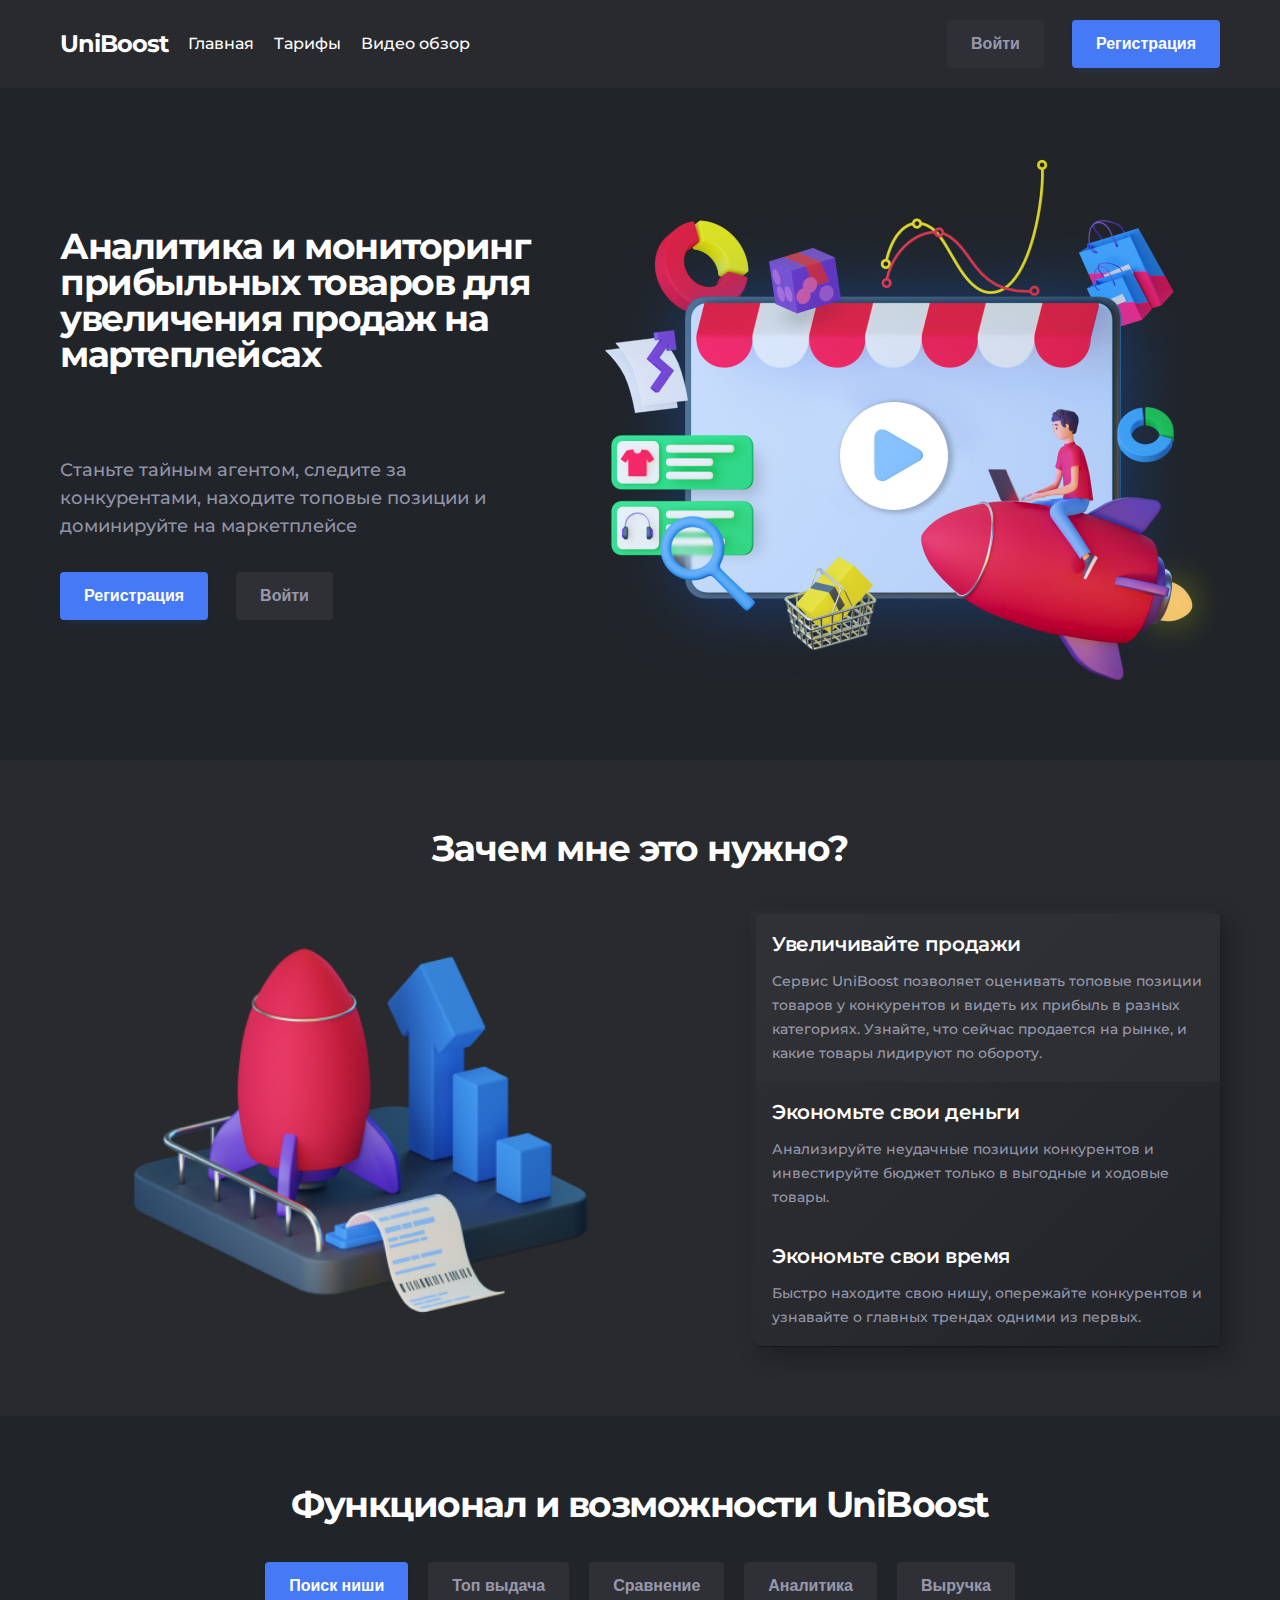
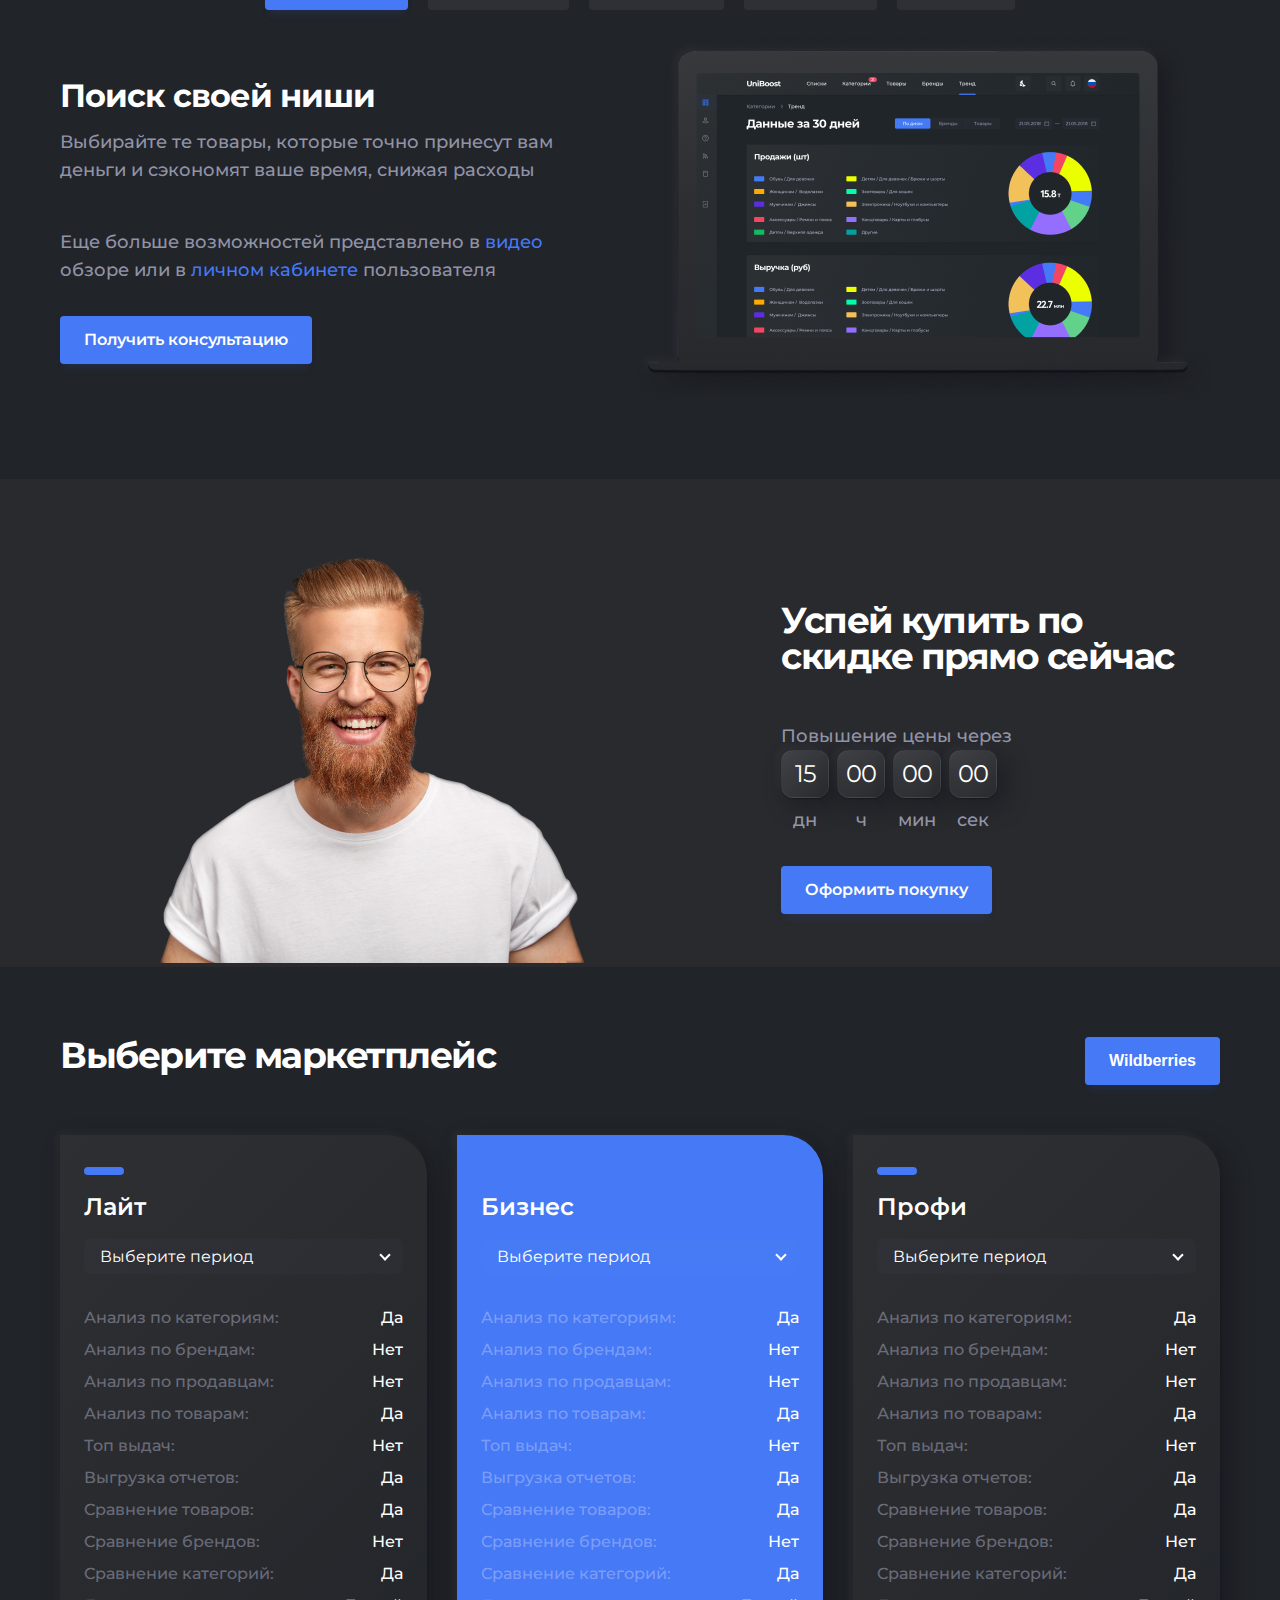
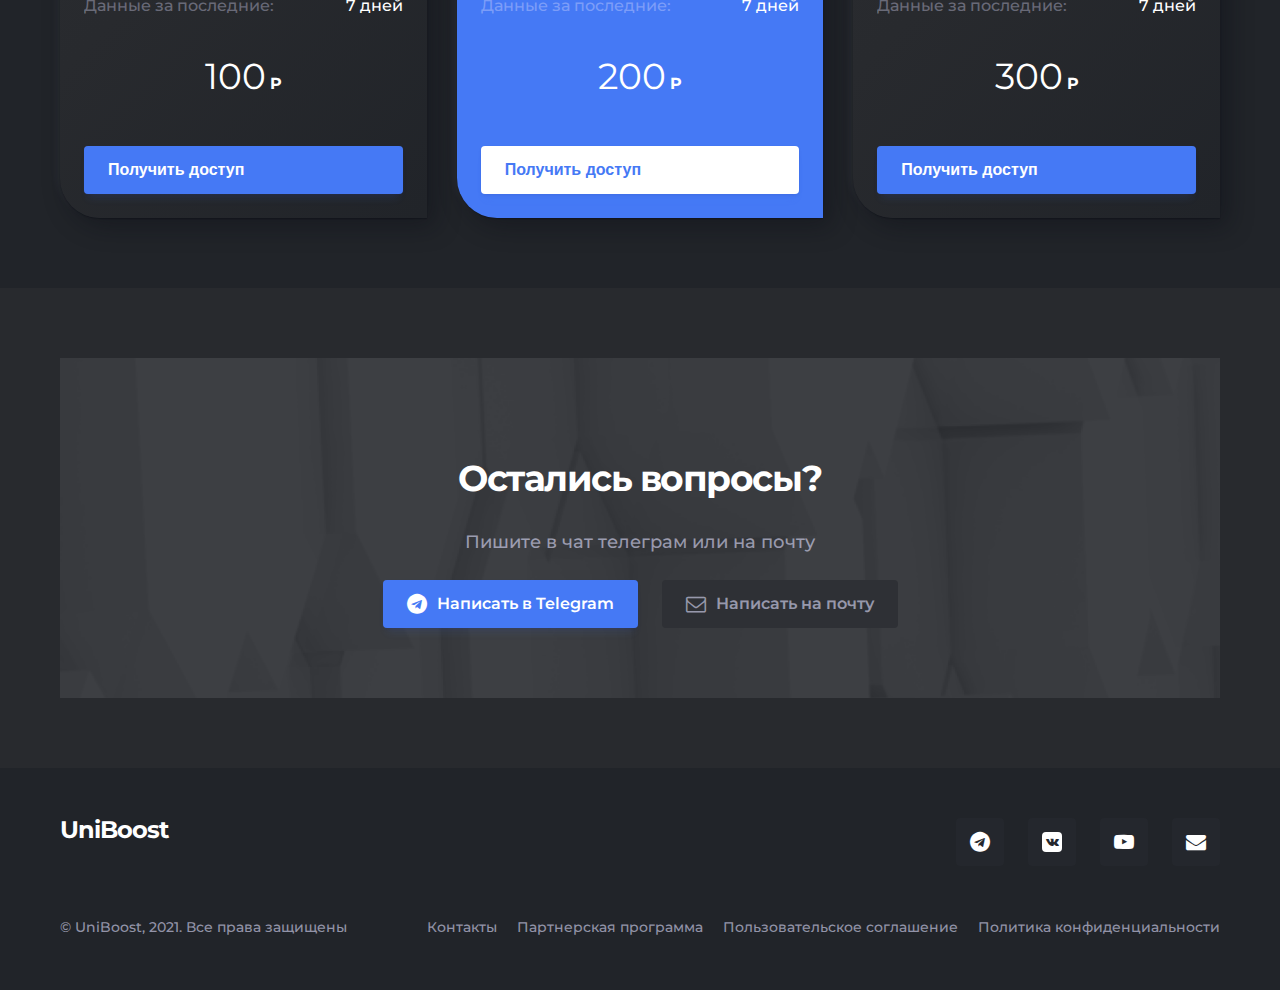
<file: index.html>
<!DOCTYPE html>
<html lang="en">
<head>
    <meta charset="UTF-8">
    <meta http-equiv="X-UA-Compatible" content="IE=edge">
    <meta name="viewport" content="width=device-width, initial-scale=1.0">
    <link rel="preconnect" href="https://fonts.googleapis.com">
    <link rel="preconnect" href="https://fonts.gstatic.com" crossorigin>
    <link href="https://fonts.googleapis.com/css2?family=Montserrat:wght@400;500;600&display=swap" rel="stylesheet">
    <link rel="stylesheet" href="font-awesome-4.7.0/css/font-awesome.min.css">
    <title>Document</title>
    <link rel="stylesheet" href="css/style.css">
</head>
<body>

    <header class="header">
        <div class="container header__container" >
            <div class="header__list">
                <div class="header__list-item header__list-item--main">UniBoost</div>
                <div class="header__list-item" data-button-to-functional>Главная</div>
                <div class="header__list-item" data-button-to-market>Тарифы</div>
                <div class="header__list-item" data-video-open-button>Видео обзор</div>
            </div>
            <div class="header__buttons">
                <button class="button button--secondary">Войти</button>
                <button class="button button--primary">Регистрация</button>
            </div>
        </div>
    </header>

    <main class="main">
        <section class="section section--secondary">
            <div class="container">
                <div class="teezer">
                    <div class="teezer__text">
                        <div class="teezer-text">
                            <div class="teezer-text__title title">
                                Аналитика и мониторинг прибыльных товаров для увеличения продаж на мартеплейсах <span class="word-slide-down">
                                    
                                    <span class="word-slide-down__hidden">WILDBERRIES</span>
                                    <div class="word-slide-down__container">
                                        <span class="word-slide-down__first">WILDBERRIES</span>
                                        <span class="word-slide-down__second">OZON (скоро)</span>
                                    </div>
                                </span>
                            </div>
                            <div class="teezer-text__desc description">
                                Станьте тайным агентом, следите за конкурентами, находите топовые позиции и доминируйте на маркетплейсе
                            </div>
                            <div class="teezer-text__buttons">
                                <button class="button button--primary">Регистрация</button>
                                <button class="button button--secondary">Войти</button>
                            </div>
                        </div>
                    </div>
                    <div class="teezer__img">
                        <div class="video-image">

                            <img src="image/illustration_video.png"/>
                            <div class="video-image__arrow" data-video-open-button>
                                <img src="image/arrow.png"/>
                            </div>
                        </div>
                    </div>
                </div>
            </div>
        </section>

        <section class="section section--primary">
            <div class="container">
                <div class="about">
                    <div class="about__title title">Зачем мне это нужно?</div>
                    <div class="about__content">

                        <div class="about__images">
                            <div class="about-images" data-about-images>

                                <div class="about-images__item" data-about-img-item>
                                    <img src="image/rocket.png"/>
                                </div>
                                <div class="about-images__item hidden" data-about-img-item>
                                    <img src="image/calc.png"/>
                                </div>
                                <div class="about-images__item hidden" data-about-img-item>
                                    <img src="image/planet.png"/>
                                </div>
                            </div>
                        </div>
                        <div class="about__text">
                            <div class="about-text" data-about-texts>
                                <div class="about-text-item about-text-item--active" data-about-text-item>
                                    <div class="about-text-item__title">
                                        Увеличивайте продажи
                                    </div>
                                    <div class="about-text-item__desc">
                                        Сервис UniBoost позволяет оценивать топовые позиции товаров у конкурентов и видеть их прибыль в разных категориях.  Узнайте, что сейчас продается на рынке, и какие товары лидируют по обороту.
                                    </div>
                                </div>
                                <div class="about-text-item" data-about-text-item>
                                    <div class="about-text-item__title">
                                        Экономьте свои деньги
                                    </div>
                                    <div class="about-text-item__desc">
                                        Анализируйте неудачные позиции конкурентов и инвестируйте бюджет только в выгодные и ходовые товары.
                                    </div>
                                </div>
                                <div class="about-text-item" data-about-text-item>
                                    <div class="about-text-item__title">
                                        Экономьте свои время
                                    </div>
                                    <div class="about-text-item__desc">
                                        Быстро находите свою нишу, опережайте конкурентов и узнавайте о главных трендах одними из первых.
                                    </div>
                                </div>
                            </div> 
                            
                        </div>
                    </div>

                    
                </div>
            </div>
        </section>

        <section class="section section--secondary" id="functional">
            <div class="container">
                <div class="functional" data-functional-container>
                    <div class="functional__title title">
                        Функционал и возможности UniBoost
                    </div>
                    <div class="functional__list-buttons">
                        <button class="button button--primary" data-functional-button="1">Поиск ниши</button>
                        <button class="button button--secondary" data-functional-button="2">Топ выдача</button>
                        <button class="button button--secondary" data-functional-button="3">Сравнение</button>
                        <button class="button button--secondary" data-functional-button="4">Аналитика</button>
                        <button class="button button--secondary" data-functional-button="5">Выручка</button>
                    </div>
                    <div class="functional__content">
                        <div class="functional__text">
                            <div class="functional-text">

                                <div class="functional-text__container">

                                    <div class="functional-text__item functional-text__item--active" data-functional-text="1">
                                        <div class="functional-text__title">
                                            Поиск своей ниши
                                        </div>
                                        <div class="functional-text__desc description">
                                            Выбирайте те товары, которые точно принесут вам деньги и сэкономят ваше время, снижая расходы
                                        </div>
                                    </div>
                                    <div class="functional-text__item" data-functional-text="2" style="transform: translateX(-100%);">
                                        <div class="functional-text__title">
                                            Топ выдача
                                        </div>
                                        <div class="functional-text__desc description">
                                            Смотрите, на каком месте находится интересующий вас товар среди позиций конкурентов
                                        </div>
                                    </div>
                                    <div class="functional-text__item" data-functional-text="3" style="transform: translateX(-200%);">
                                        <div class="functional-text__title">
                                            Сравнение позиций
                                        </div>
                                        <div class="functional-text__desc description">
                                            Сравнивайте товары между собой, сопоставляйте разные бренды друг с другом или проводите анализ между разными категориями
                                        </div>
                                    </div>
                                    <div class="functional-text__item" data-functional-text="4" style="transform: translateX(-300%);">
                                        <div class="functional-text__title">
                                            Аналитика товара
                                        </div>
                                        <div class="functional-text__desc description">
                                            Оценивайте динамику спроса по продажам, выручке и остаткам товара в разрезе дня, недели или месяца
                                        </div>
                                    </div>
                                    <div class="functional-text__item" data-functional-text="5" style="transform: translateX(-400%);">
                                        <div class="functional-text__title">
                                            Выручка конкурентов
                                        </div>
                                        <div class="functional-text__desc description">
                                            Анализируйте, сколько зарабатывают ваши конкуренты, их объёмы продаж и товары-локомотивы
                                        </div>
                                    </div>
                                </div>

                                <div class="functional-text__desc description">
                                    Еще больше возможностей представлено в <a class="link" href="http://google.com" data-video-open-button>видео</a> обзоре или в <a class="link" href="http://google.com">личном кабинете</a> пользователя
                                </div>
                                <div class="functional-text__buttons">
                                    <a class="button button--primary" href="http://google.com">Получить консультацию</a>
                                </div>
                            </div>
                        </div>
                        <div class="functional__img-container">
                            <div class="functional__img">
                                <img src="image/notebook.png"/>
                            </div>
                        </div>
                    </div>

                </div>
            </div>
        </section>

        <section class="section section--primary section--pb-0">
            <div class="container">
                <div class="offer">
                    <div class="offer__img">
                        <img src="image/happy-man.png"/>
                    </div>
                    <div class="offer__text">
                        <div class="offer-text">
                            <div class="offer-text__title title">
                                Успей купить по скидке прямо сейчас
                            </div>
                            <div class="offer-text__countdown">
                                <div class="countdown">
                                    <div class="countdown__title description">Повышение цены через</div>
                                    <div class="countdown__numbers" id="clockdiv">
                                        <div class="countdown__number-item">
                                            <div class="countdown__value days">5</div>
                                            <div class="countdown__key description">дн</div>
                                        </div>
                                        <div class="countdown__number-item">
                                            <div class="countdown__value hours">5</div>
                                            <div class="countdown__key description">ч</div>
                                        </div>
                                        <div class="countdown__number-item">
                                            <div class="countdown__value minutes">5</div>
                                            <div class="countdown__key description">мин</div>
                                        </div>
                                        <div class="countdown__number-item">
                                            <div class="countdown__value seconds">5</div>
                                            <div class="countdown__key description">сек</div>
                                        </div>
                                    </div>
                                </div>
                            </div>
                            <div class="offer-text__buttons">
                                <a class="button button--primary" href="http://google.com">Оформить покупку</a>
                            </div>
                        </div>
                    </div>
                    

                </div>
            </div>
        </section>

        <section class="section section--secondary" id="market" data-market>
            <div class="container">
                <div class="market">
                    
                    <div class="market__header">
    
                        <div class="market__title title">
                            Выберите маркетплейс
                        </div>
                        <div class="market__buttons">
                            <button class="button button--primary">Wildberries</button>
                            <!-- <button class="button button--secondary">Ozon</button> -->
                        </div>
                    </div>
                    <div class="market__cards">
                        <div class="market__cards-item">

                            <form class="card" metod="get" action="http://google.com" target="_blank">
                                <div class="card__title">Лайт</div>
                                <div class="card__dropdown">
                                    <div class="dropdown" data-dropdown>
                                        <input value="none" name="period" hidden data-dropdown-input />
                                        <input value="light" name="tarif" hidden />
                                        <div class="dropdown__value" data-dropdown-value="none">Выберите период</div>
                                        <div class="dropdown__list" data-dropdown-list>
                                            <div class="dropdown__list-item" data-dropdown-item="none">Выберите период</div>
                                            <div class="dropdown__list-item" data-dropdown-item="1" data-price-value="100">1 месяц</div>
                                            <div class="dropdown__list-item" data-dropdown-item="3" data-price-value="300">3 месяца</div>
                                            <div class="dropdown__list-item" data-dropdown-item="6" data-price-value="600">6 месяцев</div>
                                            <div class="dropdown__list-item" data-dropdown-item="12" data-price-value="1200">12 месяцев</div>
                                        </div>
                                    </div>
                                </div>
                                <div class="card__list">
                                    <div class="card__list-item list-item">
                                        <div class="list-item__name">Анализ по категориям:</div>
                                        <div class="list-item__value">Да</div>
                                    </div>
                                    <div class="card__list-item list-item">
                                        <div class="list-item__name">Анализ по брендам:</div>
                                        <div class="list-item__value">Нет</div>
                                    </div>
                                    <div class="card__list-item list-item">
                                        <div class="list-item__name">Анализ по продавцам:</div>
                                        <div class="list-item__value">Нет</div>
                                    </div>
                                    <div class="card__list-item list-item">
                                        <div class="list-item__name">Анализ по товарам:</div>
                                        <div class="list-item__value">Да</div>
                                    </div>
                                    <div class="card__list-item list-item">
                                        <div class="list-item__name">Топ выдач:</div>
                                        <div class="list-item__value">Нет</div>
                                    </div>
                                    <div class="card__list-item list-item">
                                        <div class="list-item__name">Выгрузка отчетов:</div>
                                        <div class="list-item__value">Да</div>
                                    </div>
                                    <div class="card__list-item list-item">
                                        <div class="list-item__name">Сравнение товаров:</div>
                                        <div class="list-item__value">Да</div>
                                    </div>
                                    <div class="card__list-item list-item">
                                        <div class="list-item__name">Сравнение брендов:</div>
                                        <div class="list-item__value">Нет</div>
                                    </div>
                                    <div class="card__list-item list-item">
                                        <div class="list-item__name">Сравнение категорий:</div>
                                        <div class="list-item__value">Да</div>
                                    </div>
                                    <div class="card__list-item list-item">
                                        <div class="list-item__name">Данные за последние:</div>
                                        <div class="list-item__value">7 дней</div>
                                    </div>
                                </div>
                                <div class="card__price">
                                    <div class="card__price-value" data-price>100</div>
                                    <div class="card__price-currency">P</div>
                                </div>
                                <div class="card__button">
                                    <button class="button button--primary" data-submit-button>Получить доступ</button>
                                </div>
                            </form>
                        </div>

                        <div class="market__cards-item">

                            <form class="card card--active" metod="get" action="http://google.com" target="_blank">
                                <div class="card__title">Бизнес</div>
                                <div class="card__dropdown">
                                    <div class="dropdown" data-dropdown>
                                        <input value="none" name="period" hidden data-dropdown-input />
                                        <input value="business" name="tarif" hidden />
                                        <div class="dropdown__value" data-dropdown-value="none">Выберите период</div>
                                        <div class="dropdown__list" data-dropdown-list>
                                            <div class="dropdown__list-item" data-dropdown-item="none">Выберите период</div>
                                            <div class="dropdown__list-item" data-dropdown-item="1" data-price-value="200">1 месяц</div>
                                            <div class="dropdown__list-item" data-dropdown-item="3" data-price-value="600">3 месяца</div>
                                            <div class="dropdown__list-item" data-dropdown-item="6" data-price-value="1200">6 месяцев</div>
                                            <div class="dropdown__list-item" data-dropdown-item="12" data-price-value="2400">12 месяцев</div>
                                        </div>
                                    </div>
                                </div>
                                <div class="card__list">
                                    <div class="card__list-item list-item">
                                        <div class="list-item__name">Анализ по категориям:</div>
                                        <div class="list-item__value">Да</div>
                                    </div>
                                    <div class="card__list-item list-item">
                                        <div class="list-item__name">Анализ по брендам:</div>
                                        <div class="list-item__value">Нет</div>
                                    </div>
                                    <div class="card__list-item list-item">
                                        <div class="list-item__name">Анализ по продавцам:</div>
                                        <div class="list-item__value">Нет</div>
                                    </div>
                                    <div class="card__list-item list-item">
                                        <div class="list-item__name">Анализ по товарам:</div>
                                        <div class="list-item__value">Да</div>
                                    </div>
                                    <div class="card__list-item list-item">
                                        <div class="list-item__name">Топ выдач:</div>
                                        <div class="list-item__value">Нет</div>
                                    </div>
                                    <div class="card__list-item list-item">
                                        <div class="list-item__name">Выгрузка отчетов:</div>
                                        <div class="list-item__value">Да</div>
                                    </div>
                                    <div class="card__list-item list-item">
                                        <div class="list-item__name">Сравнение товаров:</div>
                                        <div class="list-item__value">Да</div>
                                    </div>
                                    <div class="card__list-item list-item">
                                        <div class="list-item__name">Сравнение брендов:</div>
                                        <div class="list-item__value">Нет</div>
                                    </div>
                                    <div class="card__list-item list-item">
                                        <div class="list-item__name">Сравнение категорий:</div>
                                        <div class="list-item__value">Да</div>
                                    </div>
                                    <div class="card__list-item list-item">
                                        <div class="list-item__name">Данные за последние:</div>
                                        <div class="list-item__value">7 дней</div>
                                    </div>
                                </div>
                                <div class="card__price">
                                    <div class="card__price-value" data-price>200</div>
                                    <div class="card__price-currency">P</div>
                                </div>
                                <div class="card__button">
                                    <button class="button button--primary" data-submit-button>Получить доступ</button>
                                </div>
                            </form>
                        </div>

                        <div class="market__cards-item">

                            <form class="card" metod="get" action="http://google.com" target="_blank">
                                <div class="card__title">Профи</div>
                                <div class="card__dropdown">
                                    <div class="dropdown" data-dropdown>
                                        <input value="none" name="period" hidden data-dropdown-input />
                                        <input value="profi" name="tarif" hidden />
                                        <div class="dropdown__value" data-dropdown-value="none">Выберите период</div>
                                        <div class="dropdown__list" data-dropdown-list>
                                            <div class="dropdown__list-item" data-dropdown-item="none">Выберите период</div>
                                            <div class="dropdown__list-item" data-dropdown-item="1" data-price-value="300">1 месяц</div>
                                            <div class="dropdown__list-item" data-dropdown-item="3" data-price-value="900">3 месяца</div>
                                            <div class="dropdown__list-item" data-dropdown-item="6" data-price-value="1800">6 месяцев</div>
                                            <div class="dropdown__list-item" data-dropdown-item="12" data-price-value="3600">12 месяцев</div>
                                        </div>
                                    </div>
                                </div>
                                <div class="card__list">
                                    <div class="card__list-item list-item">
                                        <div class="list-item__name">Анализ по категориям:</div>
                                        <div class="list-item__value">Да</div>
                                    </div>
                                    <div class="card__list-item list-item">
                                        <div class="list-item__name">Анализ по брендам:</div>
                                        <div class="list-item__value">Нет</div>
                                    </div>
                                    <div class="card__list-item list-item">
                                        <div class="list-item__name">Анализ по продавцам:</div>
                                        <div class="list-item__value">Нет</div>
                                    </div>
                                    <div class="card__list-item list-item">
                                        <div class="list-item__name">Анализ по товарам:</div>
                                        <div class="list-item__value">Да</div>
                                    </div>
                                    <div class="card__list-item list-item">
                                        <div class="list-item__name">Топ выдач:</div>
                                        <div class="list-item__value">Нет</div>
                                    </div>
                                    <div class="card__list-item list-item">
                                        <div class="list-item__name">Выгрузка отчетов:</div>
                                        <div class="list-item__value">Да</div>
                                    </div>
                                    <div class="card__list-item list-item">
                                        <div class="list-item__name">Сравнение товаров:</div>
                                        <div class="list-item__value">Да</div>
                                    </div>
                                    <div class="card__list-item list-item">
                                        <div class="list-item__name">Сравнение брендов:</div>
                                        <div class="list-item__value">Нет</div>
                                    </div>
                                    <div class="card__list-item list-item">
                                        <div class="list-item__name">Сравнение категорий:</div>
                                        <div class="list-item__value">Да</div>
                                    </div>
                                    <div class="card__list-item list-item">
                                        <div class="list-item__name">Данные за последние:</div>
                                        <div class="list-item__value">7 дней</div>
                                    </div>
                                </div>
                                <div class="card__price">
                                    <div class="card__price-value" data-price>300</div>
                                    <div class="card__price-currency">P</div>
                                </div>
                                <div class="card__button">
                                    <button class="button button--primary" data-submit-button>Получить доступ</button>
                                </div>
                            </form>
                        </div>
                    </div>
                </div>
                

            </div>
        </section>

        <section class="section section--primary">
            <div class="container">
                <div class="questions">
                    <div class="questions__container">
                        <div class="questions__title title">Остались вопросы?</div>
                        <div class="questions__title description">Пишите в чат телеграм или на почту</div>
                        <div class="questions__buttons">
                            <a href="tg://resolve?domain=dima_fishman" class="button button--primary"><i class="fa fa-telegram" aria-hidden="true"></i>Написать в Telegram</a>
                            <a href="mailto:someone@mail.ru" class="button button--secondary"><i class="fa fa-envelope-o" aria-hidden="true"></i>Написать на почту</a>
                        </div>
                        <div class="questions__bg"></div>
                    </div>
                    
                    

                </div>
            </div>
        </section>
    </main>
    <footer class="footer">
        <div class="container footer__container" >
            <div class="footer__top">
                <div class="footer__logo" data-to-top>
                    UniBoost
                </div>
                <div class="footer__social social">
                    <a href="tg://resolve?domain=dima_fishman" class="social__item" target="_blank">
                        <div class="social__item-icon">
                            <i class="fa fa-telegram" aria-hidden="true"></i>
                        </div>
                    </a>
                    <a href="http://vk.com" class="social__item" target="_blank">
                        <div class="social__item-icon social__item-icon--vk">
                            <i class="fa fa-vk" aria-hidden="true"></i>
                        </div>
                    </a>
                    <a href="http://youtube.com" class="social__item" target="_blank">
                        <div class="social__item-icon">
                            <i class="fa fa-youtube-play" aria-hidden="true"></i>
                        </div>
                    </a>
                    <a href="mailto:someone@mail.ru" class="social__item" target="_blank">
                        <div class="social__item-icon">
                            <i class="fa fa-envelope" aria-hidden="true"></i>
                        </div>
                    </a>
                </div>
            </div>
            <div class="footer__bottom">
                <div class="footer__company">
                    © UniBoost, 2021. Все права защищены
                </div>
                <div class="footer__list">
                    <a href="http://google.com" data-contacts-open-button>Контакты</a>
                    <a href="affiliate_program.html">Партнерская программа</a>
                    <a href="terms_of_use.html">Пользовательское соглашение</a>
                    <a href="http://google.com">Политика конфиденциальности</a>
                </div>
            </div>

        </div>

    </footer>

    <div class="popup hide" id="video-popup">
        <div class="popup__container">
            <iframe 
                width="1440" 
                height="762" 
                src="https://www.youtube.com/embed/7cjVj1ZyzyE"
                frameborder="0" 
                allow="autoplay; encrypted-media" 
                allowfullscreen
            ></iframe>
            <button class="popup__close close-button" id="video-popup-close" aria-label="Dismiss alert" type="button" data-close>
                <span aria-hidden="true">&times;</span>
            </button>
        </div>
    </div>

    <div class="popup hide" id="contacts-popup">
        <div class="popup__container">
            <div class="popup__contacts">
                Контакты<br>
                телефон<br>
                адрес<br>
                примечания
            </div>
            <button class="popup__close close-button" id="contacts-popup-close" aria-label="Dismiss alert" type="button" data-close>
                <span aria-hidden="true">&times;</span>
            </button>
        </div>

    </div>
    
    
    
    
    <!-- <include src="a.html">Loading...</include>
    <include src="b.html">Loading...</include> -->
    <script src='js/autoswitcher.js' ></script>
    <script src='js/countdown.js' ></script>
    <script src='js/script.js' ></script>
</body>
</html>
</file>
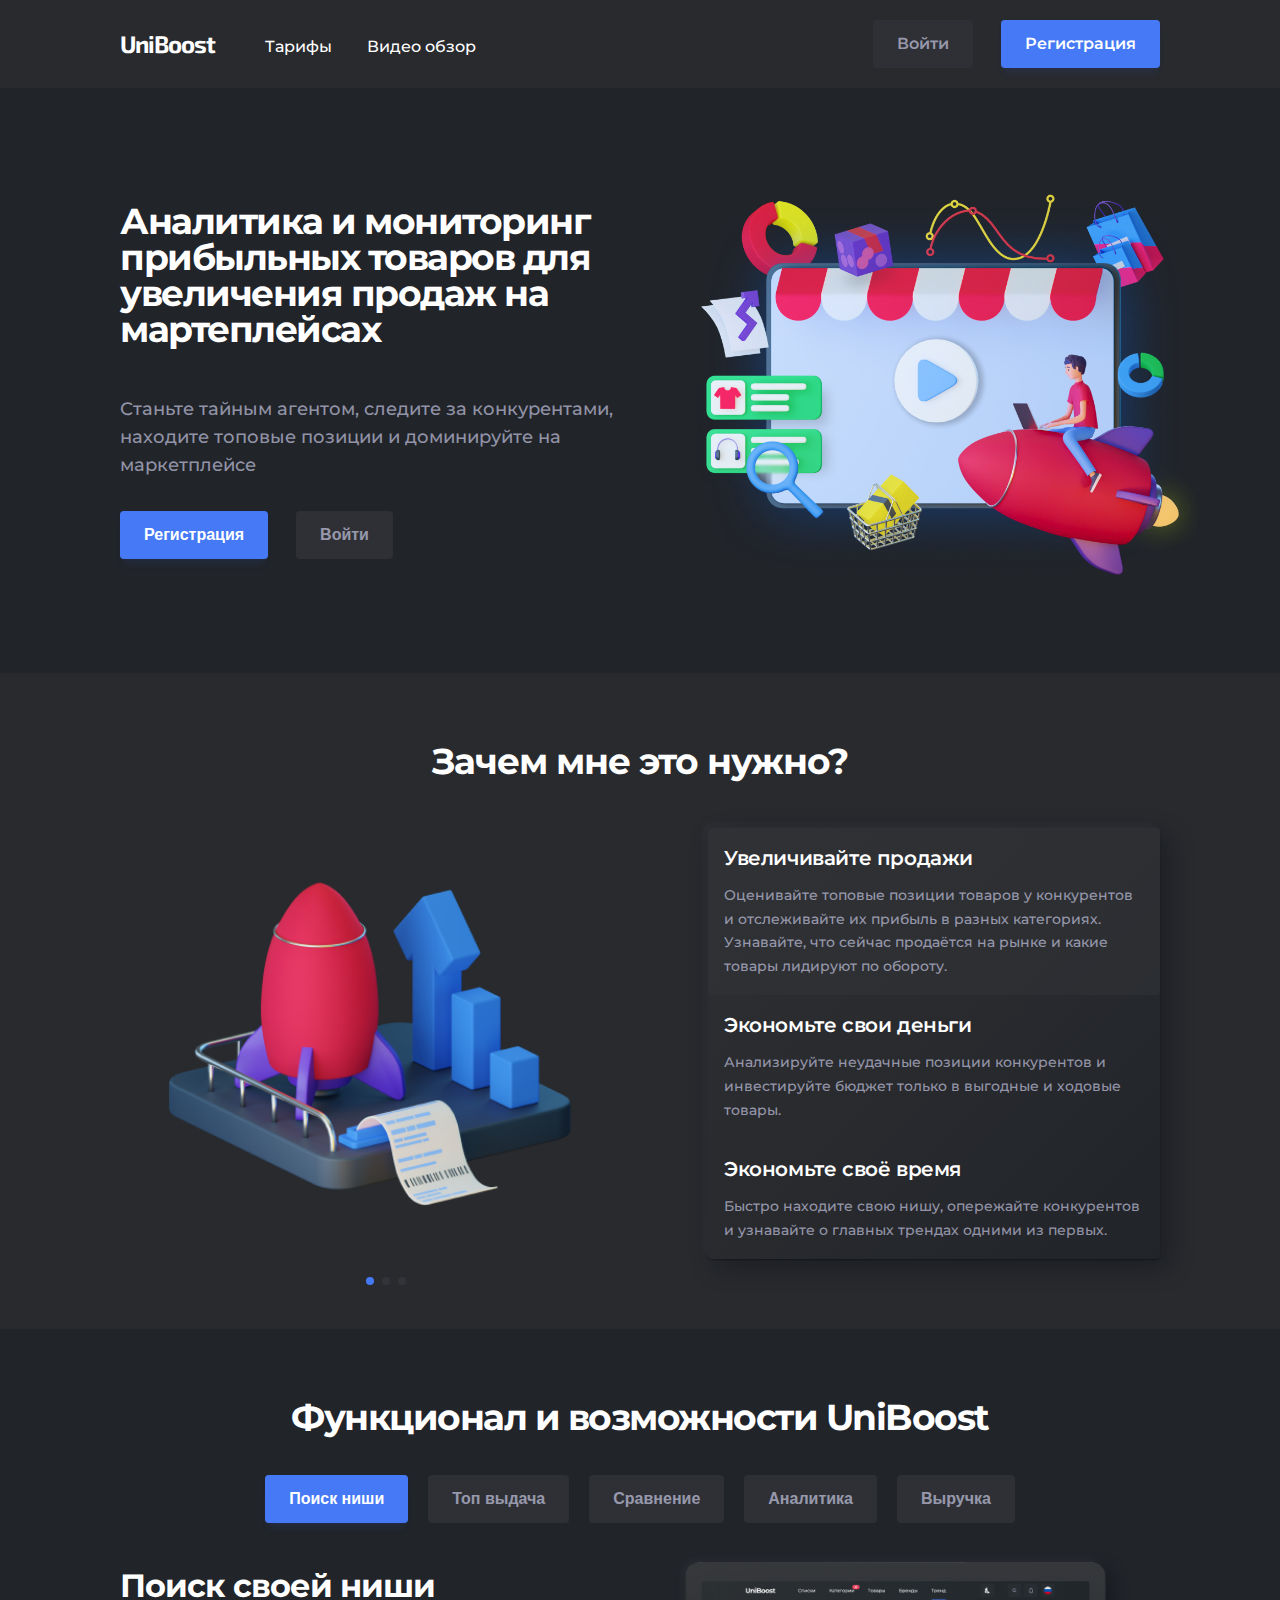
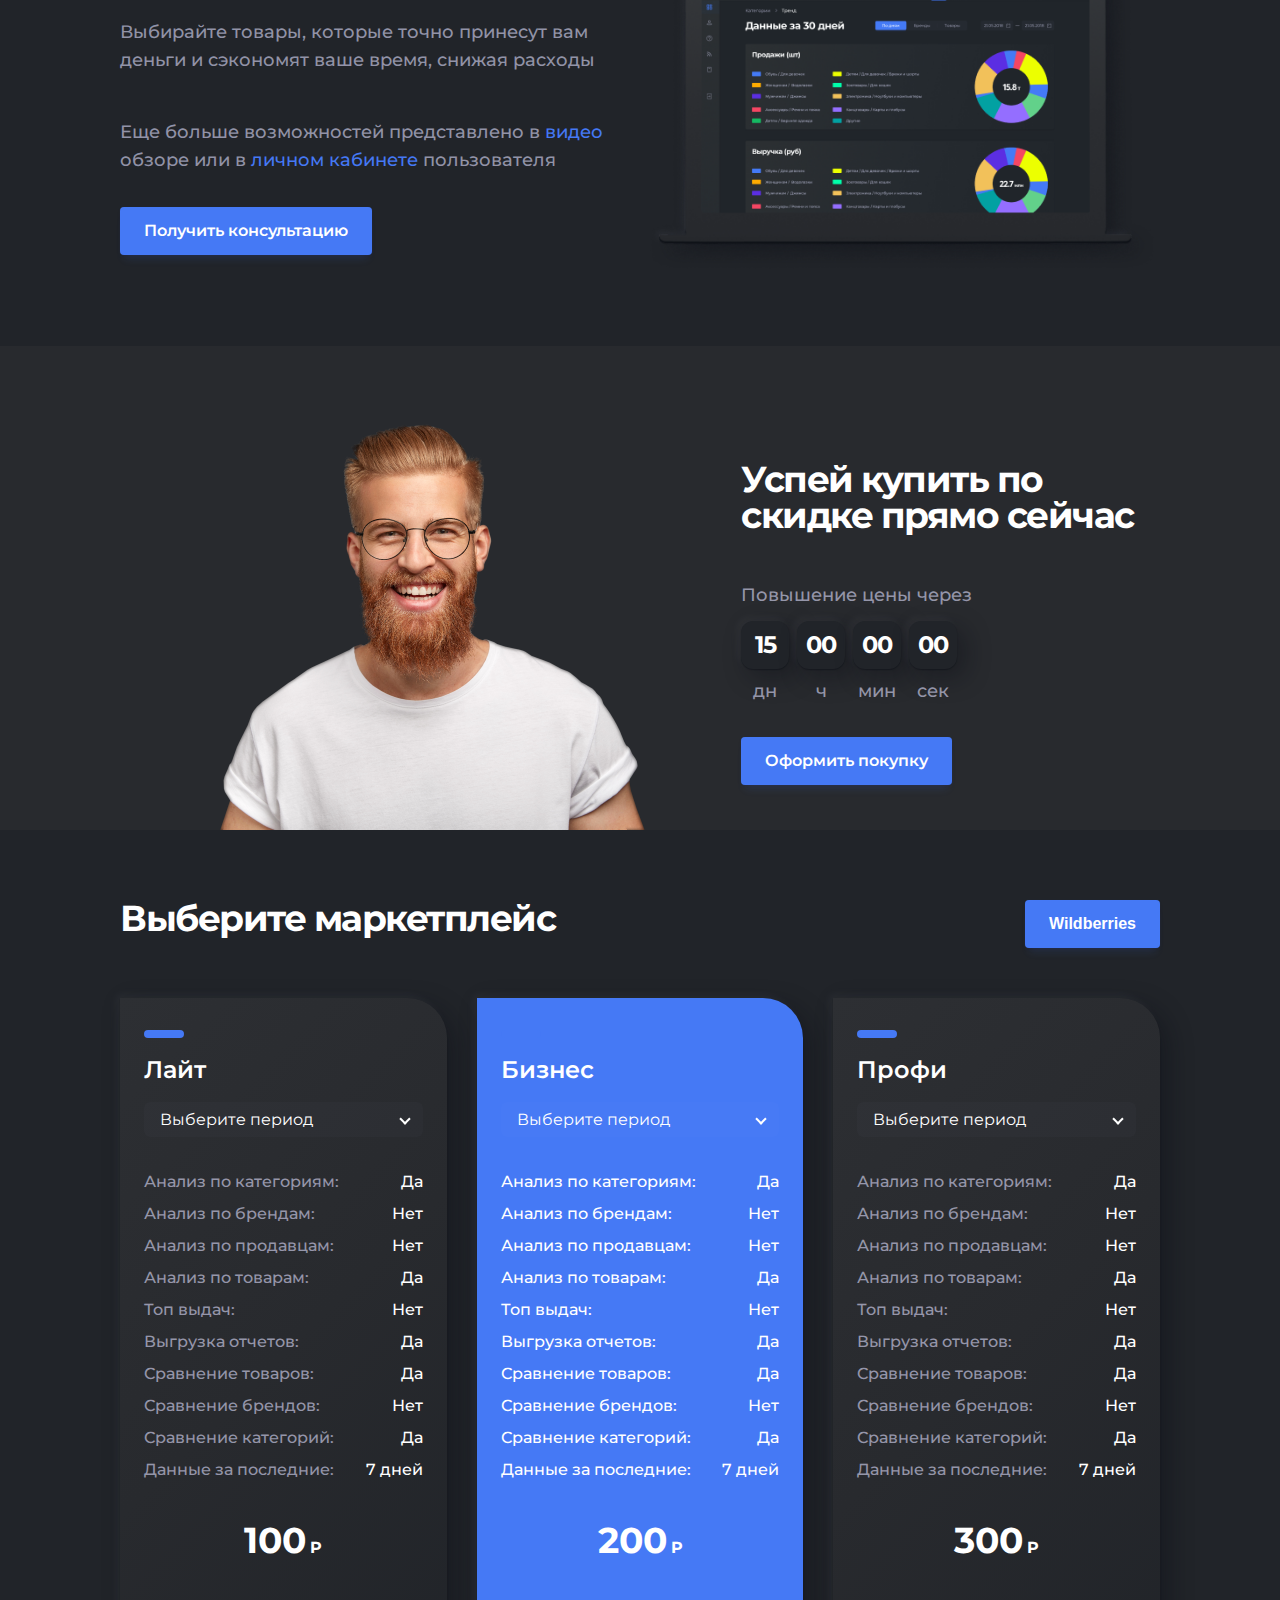
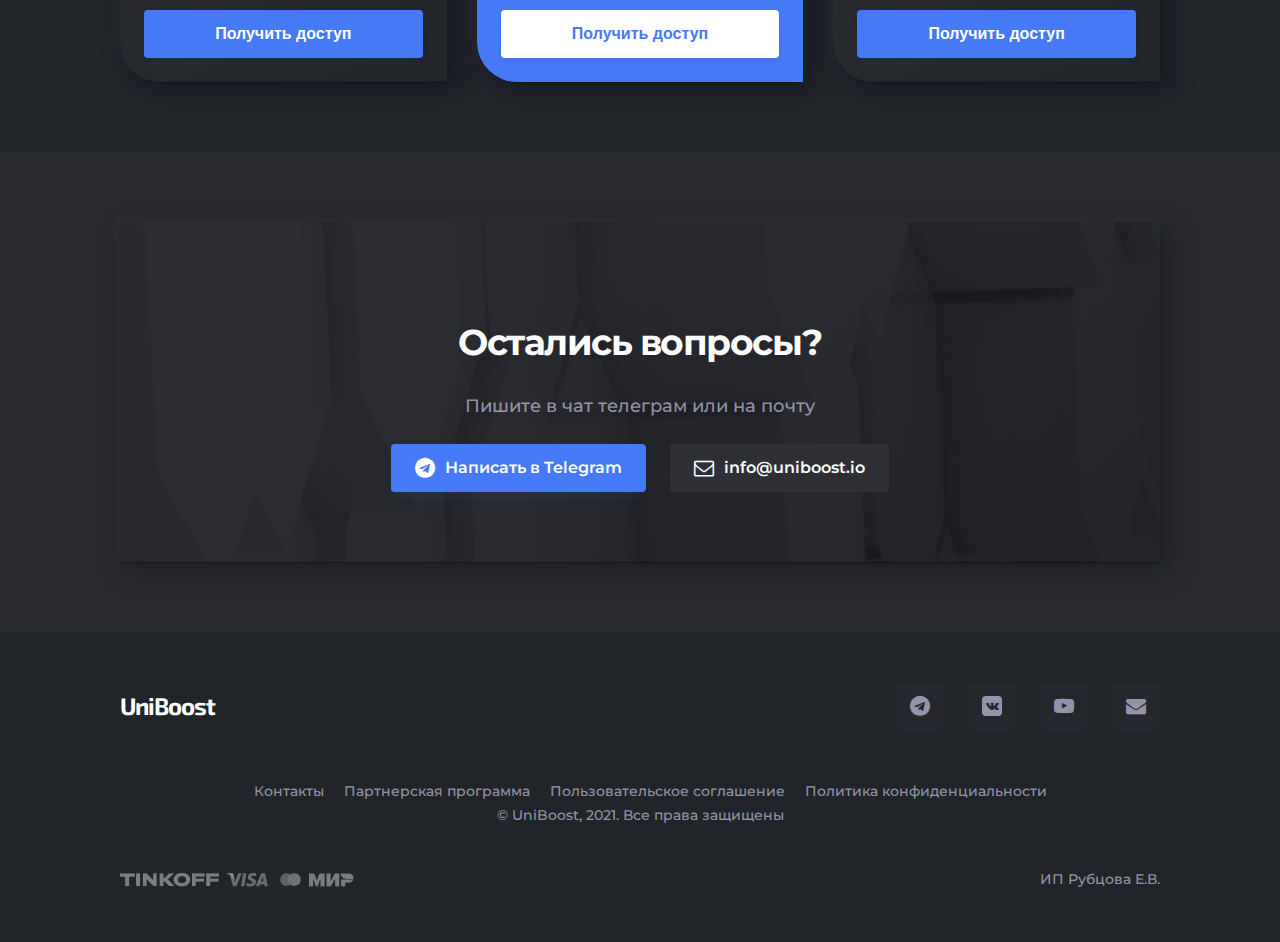
<file: docs/index.html>
<!DOCTYPE html>
<html lang="ru">
<head>
    <meta charset="UTF-8">
    <meta http-equiv="X-UA-Compatible" content="IE=edge">
    <meta name="viewport" content="width=device-width, initial-scale=1.0">
    <link rel="preconnect" href="https://fonts.googleapis.com">
    <link rel="preconnect" href="https://fonts.gstatic.com" crossorigin>
    <link href="https://fonts.googleapis.com/css2?family=Exo+2:wght@700&family=Montserrat:wght@400;500;600;700&display=swap" rel="stylesheet">
    <link rel="stylesheet" href="font-awesome-4.7.0/css/font-awesome.min.css">
    <title>UniBoost</title>
    <link rel="stylesheet" href="css/style.css?13">
</head>
<body>

    <header class="header">
        <div class="container header__container" >
            <div class="header__logo">
                <div class="header-logo">UniBoost</div>
            </div>
            
            <div class="header__menu" data-menu>
                <nav class="header-menu">
                    <div class="header__list">
                        <div class="header__list-item header__list-item--secondary" data-button-to-market data-menu-item>Тарифы</div>
                        <div class="header__list-item header__list-item--secondary" data-video-open-button data-menu-item>Видео обзор</div>
                    </div>
                    <div class="header__buttons">
                        <a href="http://google.com" class="button button--secondary" data-menu-item>Войти</a>
                        <a href="http://google.com" class="button button--primary" data-menu-item>Регистрация</a>
                    </div>
                </nav>
            </div>
            <div class="header__menu-icon" data-menu-icon></div>
        </div>
    </header>

    <main class="main">
        <section class="section section--secondary">
            <div class="container">
                <div class="teezer">
                    <div class="teezer__text">
                        <div class="teezer-text">
                            <div class="teezer-text__title title">
                                Аналитика и мониторинг прибыльных товаров для увеличения продаж на мартеплейсах <span class="word-slide-down">
                                    
                                    <span class="word-slide-down__hidden">WILDBERRIES</span>
                                    <div class="word-slide-down__container">
                                        <span class="word-slide-down__first">WILDBERRIES</span>
                                        <span class="word-slide-down__second">OZON (скоро)</span>
                                    </div>
                                </span>
                            </div>
                            <div class="teezer-text__desc description">
                                Станьте тайным агентом, следите за конкурентами, находите топовые позиции и доминируйте на маркетплейсе
                            </div>
                            <div class="teezer-text__buttons">
                                <button class="button button--primary">Регистрация</button>
                                <button class="button button--secondary">Войти</button>
                            </div>
                        </div>
                    </div>
                    <div class="teezer__img">
                        <div class="video-image">
                            <div class="video-image__img">

                                <img src="image/illustration-video.png" alt="video" />
                                <div class="video-image__arrow" data-video-open-button>
                                </div>
                            </div>
                        </div>
                    </div>
                </div>
            </div>
        </section>

        <section class="section section--primary">
            <div class="container">
                <div class="about">
                    <div class="about__title title">Зачем мне это нужно?</div>
                    <div class="about__content">

                        <div class="about__images">
                            <div class="about-images" data-about-images>

                                <div class="about-images__item" data-about-img-item>
                                    <img src="image/rocket.png" alt="rocket" />
                                    <div class="about-images__pagination">
                                        <div class="about-images__pagination-item about-images__pagination-item--active"></div>
                                        <div class="about-images__pagination-item"></div>
                                        <div class="about-images__pagination-item"></div>
                                    </div>
                                </div>
                                <div class="about-images__item hidden" data-about-img-item>
                                    <img src="image/calc.png" alt="calculator" />
                                    <div class="about-images__pagination">
                                        <div class="about-images__pagination-item"></div>
                                        <div class="about-images__pagination-item about-images__pagination-item--active"></div>
                                        <div class="about-images__pagination-item"></div>
                                    </div>
                                </div>
                                <div class="about-images__item hidden" data-about-img-item>
                                    <img src="image/planet.png" alt="planet" />
                                    <div class="about-images__pagination">
                                        <div class="about-images__pagination-item"></div>
                                        <div class="about-images__pagination-item"></div>
                                        <div class="about-images__pagination-item about-images__pagination-item--active"></div>
                                    </div>
                                </div>
                            </div>
                        </div>
                        <div class="about__text">
                            <div class="about-text" data-about-texts>
                                <div class="about-text-item about-text-item--active" data-about-text-item>
                                    <div class="about-text-item__title">
                                        Увеличивайте продажи
                                    </div>
                                    <div class="about-text-item__desc">
                                        Оценивайте топовые позиции товаров у конкурентов и отслеживайте их прибыль в разных  категориях. Узнавайте, что сейчас продаётся на рынке и какие товары лидируют по обороту.
                                    </div>
                                </div>
                                <div class="about-text-item" data-about-text-item>
                                    <div class="about-text-item__title">
                                        Экономьте свои деньги
                                    </div>
                                    <div class="about-text-item__desc">
                                        Анализируйте неудачные позиции конкурентов и инвестируйте бюджет только в выгодные и ходовые товары.
                                    </div>
                                </div>
                                <div class="about-text-item" data-about-text-item>
                                    <div class="about-text-item__title">
                                        Экономьте своё время
                                    </div>
                                    <div class="about-text-item__desc">
                                        Быстро находите свою нишу, опережайте конкурентов и узнавайте о главных трендах одними из первых.
                                    </div>
                                </div>
                            </div> 
                            
                        </div>
                    </div>

                    
                </div>
            </div>
        </section>

        <section class="section section--secondary" id="functional">
            <div class="container">
                <div class="functional" data-functional-container>
                    <div class="functional__title title">
                        Функционал и возможности UniBoost
                    </div>
                    <!-- <div class="functional__list-buttons">
                        <button class="button button--primary" data-functional-button="1">Поиск ниши</button>
                        <button class="button button--secondary" data-functional-button="2">Топ выдача</button>
                        <button class="button button--secondary" data-functional-button="3">Сравнение</button>
                        <button class="button button--secondary" data-functional-button="4">Аналитика</button>
                        <button class="button button--secondary" data-functional-button="5">Выручка</button>
                    </div> -->

                    <div class="functional__list-buttons">
                        <div class="functional__list-button-item">

                            <button class="button button--primary" data-functional-button="1">Поиск ниши</button>
                        </div>
                        <div class="functional__list-button-item">

                            <button class="button button--secondary" data-functional-button="2">Топ выдача</button>
                        </div>
                        <div class="functional__list-button-item">

                            <button class="button button--secondary" data-functional-button="3">Сравнение</button>
                        </div>
                        <div class="functional__list-button-item">

                            <button class="button button--secondary" data-functional-button="4">Аналитика</button>
                        </div>
                        <div class="functional__list-button-item">

                            <button class="button button--secondary" data-functional-button="5">Выручка</button>
                        </div>
                    </div>
                    <div class="functional__content">
                        <div class="functional__text">
                            <div class="functional-text">

                                <div class="functional-text__container">

                                    <div class="functional-text__item functional-text__item--active" data-functional-text="1">
                                        <div class="functional-text__title">
                                            Поиск своей ниши
                                        </div>
                                        <div class="functional-text__desc description">
                                            Выбирайте товары, которые точно принесут вам деньги и сэкономят ваше время, снижая расходы
                                        </div>
                                    </div>
                                    <div class="functional-text__item" data-functional-text="2" style="transform: translateX(-100%);">
                                        <div class="functional-text__title">
                                            Топ выдача
                                        </div>
                                        <div class="functional-text__desc description">
                                            Смотрите на каком месте находится интересующий вас товар среди позиций конкурентов
                                        </div>
                                    </div>
                                    <div class="functional-text__item" data-functional-text="3" style="transform: translateX(-200%);">
                                        <div class="functional-text__title">
                                            Сравнение позиций
                                        </div>
                                        <div class="functional-text__desc description">
                                            Сравнивайте товары между собой, сопоставляйте разные бренды друг с другом или проводите анализ между разными категориями
                                        </div>
                                    </div>
                                    <div class="functional-text__item" data-functional-text="4" style="transform: translateX(-300%);">
                                        <div class="functional-text__title">
                                            Аналитика товара
                                        </div>
                                        <div class="functional-text__desc description">
                                            Оценивайте динамику спроса по продажам, выручке и остаткам товара в разрезе дня, недели или месяца
                                        </div>
                                    </div>
                                    <div class="functional-text__item" data-functional-text="5" style="transform: translateX(-400%);">
                                        <div class="functional-text__title">
                                            Выручка конкурентов
                                        </div>
                                        <div class="functional-text__desc description">
                                            Анализируйте сколько зарабатывают ваши конкуренты, их объёмы продаж и товары-локомотивы
                                        </div>
                                    </div>
                                </div>

                                <div class="functional-text__desc description">
                                    Еще больше возможностей представлено в <a class="link" href="http://google.com" data-video-open-button>видео</a> обзоре или в <a class="link" href="http://google.com">личном кабинете</a> пользователя
                                </div>
                                <div class="functional-text__buttons">
                                    <a class="button button--primary" href="http://google.com">Получить консультацию</a>
                                </div>
                            </div>
                        </div>
                        <div class="functional__img-container">
                            <div class="functional__img">
                                <img src="image/notebook.png" alt="notebook" />
                            </div>
                        </div>
                    </div>

                </div>
            </div>
        </section>

        <section class="section section--primary section--pb-0">
            <div class="container">
                <div class="offer">
                    <div class="offer__img">
                        <img src="image/happy-man.png" alt="man" />
                    </div>
                    <div class="offer__text">
                        <div class="offer-text">
                            <div class="offer-text__title title">
                                Успей купить по скидке прямо сейчас
                            </div>
                            <div class="offer-text__countdown">
                                <div class="countdown">
                                    <div class="countdown__title description">Повышение цены через</div>
                                    <div class="countdown__numbers" id="clockdiv">
                                        <div class="countdown__number-item">
                                            <div class="countdown__value days">5</div>
                                            <div class="countdown__key description">дн</div>
                                        </div>
                                        <div class="countdown__number-item">
                                            <div class="countdown__value hours">5</div>
                                            <div class="countdown__key description">ч</div>
                                        </div>
                                        <div class="countdown__number-item">
                                            <div class="countdown__value minutes">5</div>
                                            <div class="countdown__key description">мин</div>
                                        </div>
                                        <div class="countdown__number-item">
                                            <div class="countdown__value seconds">5</div>
                                            <div class="countdown__key description">сек</div>
                                        </div>
                                    </div>
                                </div>
                            </div>
                            <div class="offer-text__buttons">
                                <a class="button button--primary" href="http://google.com">Оформить покупку</a>
                            </div>
                        </div>
                    </div>
                    

                </div>
            </div>
        </section>

        <section class="section section--secondary" >
            <div class="container">
                <div class="market">
                    
                    <div class="market__header">
    
                        <div class="market__title title" id="market" data-market>
                            Выберите маркетплейс
                        </div>
                        <div class="market__buttons">
                            <button class="button button--primary">Wildberries</button>
                            <!-- <button class="button button--secondary">Ozon</button> -->
                        </div>
                    </div>
                    <div class="market__cards">
                        <div class="market__cards-item">

                            <form class="card" metod="get" action="http://google.com" target="_blank">
                                <div class="card__title">Лайт</div>
                                <div class="card__dropdown">
                                    <div class="dropdown" data-dropdown>
                                        <input value="none" name="period" hidden data-dropdown-input />
                                        <input value="light" name="tarif" hidden />
                                        <div class="dropdown__value" data-dropdown-value="none">Выберите период</div>
                                        <div class="dropdown__list" data-dropdown-list>
                                            <div class="dropdown__list-item" data-dropdown-item="none">Выберите период</div>
                                            <div class="dropdown__list-item" data-dropdown-item="1" data-price-value="100">1 месяц</div>
                                            <div class="dropdown__list-item" data-dropdown-item="3" data-price-value="300">3 месяца</div>
                                            <div class="dropdown__list-item" data-dropdown-item="6" data-price-value="600">6 месяцев</div>
                                            <div class="dropdown__list-item" data-dropdown-item="12" data-price-value="1200">12 месяцев</div>
                                        </div>
                                    </div>
                                </div>
                                <div class="card__list">
                                    <div class="card__list-item list-item">
                                        <div class="list-item__name">Анализ по категориям:</div>
                                        <div class="list-item__value">Да</div>
                                    </div>
                                    <div class="card__list-item list-item">
                                        <div class="list-item__name">Анализ по брендам:</div>
                                        <div class="list-item__value">Нет</div>
                                    </div>
                                    <div class="card__list-item list-item">
                                        <div class="list-item__name">Анализ по продавцам:</div>
                                        <div class="list-item__value">Нет</div>
                                    </div>
                                    <div class="card__list-item list-item">
                                        <div class="list-item__name">Анализ по товарам:</div>
                                        <div class="list-item__value">Да</div>
                                    </div>
                                    <div class="card__list-item list-item">
                                        <div class="list-item__name">Топ выдач:</div>
                                        <div class="list-item__value">Нет</div>
                                    </div>
                                    <div class="card__list-item list-item">
                                        <div class="list-item__name">Выгрузка отчетов:</div>
                                        <div class="list-item__value">Да</div>
                                    </div>
                                    <div class="card__list-item list-item">
                                        <div class="list-item__name">Сравнение товаров:</div>
                                        <div class="list-item__value">Да</div>
                                    </div>
                                    <div class="card__list-item list-item">
                                        <div class="list-item__name">Сравнение брендов:</div>
                                        <div class="list-item__value">Нет</div>
                                    </div>
                                    <div class="card__list-item list-item">
                                        <div class="list-item__name">Сравнение категорий:</div>
                                        <div class="list-item__value">Да</div>
                                    </div>
                                    <div class="card__list-item list-item">
                                        <div class="list-item__name">Данные за последние:</div>
                                        <div class="list-item__value">7 дней</div>
                                    </div>
                                </div>
                                <div class="card__price">
                                    <div class="card__price-value" data-price>100</div>
                                    <div class="card__price-currency">P</div>
                                </div>
                                <div class="card__button">
                                    <button class="button button--primary" data-submit-button>Получить доступ</button>
                                </div>
                            </form>
                        </div>

                        <div class="market__cards-item">

                            <form class="card card--active" metod="get" action="http://google.com" target="_blank">
                                <div class="card__title">Бизнес</div>
                                <div class="card__dropdown">
                                    <div class="dropdown" data-dropdown>
                                        <input value="none" name="period" hidden data-dropdown-input />
                                        <input value="business" name="tarif" hidden />
                                        <div class="dropdown__value" data-dropdown-value="none">Выберите период</div>
                                        <div class="dropdown__list" data-dropdown-list>
                                            <div class="dropdown__list-item" data-dropdown-item="none">Выберите период</div>
                                            <div class="dropdown__list-item" data-dropdown-item="1" data-price-value="200">1 месяц</div>
                                            <div class="dropdown__list-item" data-dropdown-item="3" data-price-value="600">3 месяца</div>
                                            <div class="dropdown__list-item" data-dropdown-item="6" data-price-value="1200">6 месяцев</div>
                                            <div class="dropdown__list-item" data-dropdown-item="12" data-price-value="2400">12 месяцев</div>
                                        </div>
                                    </div>
                                </div>
                                <div class="card__list">
                                    <div class="card__list-item list-item">
                                        <div class="list-item__name">Анализ по категориям:</div>
                                        <div class="list-item__value">Да</div>
                                    </div>
                                    <div class="card__list-item list-item">
                                        <div class="list-item__name">Анализ по брендам:</div>
                                        <div class="list-item__value">Нет</div>
                                    </div>
                                    <div class="card__list-item list-item">
                                        <div class="list-item__name">Анализ по продавцам:</div>
                                        <div class="list-item__value">Нет</div>
                                    </div>
                                    <div class="card__list-item list-item">
                                        <div class="list-item__name">Анализ по товарам:</div>
                                        <div class="list-item__value">Да</div>
                                    </div>
                                    <div class="card__list-item list-item">
                                        <div class="list-item__name">Топ выдач:</div>
                                        <div class="list-item__value">Нет</div>
                                    </div>
                                    <div class="card__list-item list-item">
                                        <div class="list-item__name">Выгрузка отчетов:</div>
                                        <div class="list-item__value">Да</div>
                                    </div>
                                    <div class="card__list-item list-item">
                                        <div class="list-item__name">Сравнение товаров:</div>
                                        <div class="list-item__value">Да</div>
                                    </div>
                                    <div class="card__list-item list-item">
                                        <div class="list-item__name">Сравнение брендов:</div>
                                        <div class="list-item__value">Нет</div>
                                    </div>
                                    <div class="card__list-item list-item">
                                        <div class="list-item__name">Сравнение категорий:</div>
                                        <div class="list-item__value">Да</div>
                                    </div>
                                    <div class="card__list-item list-item">
                                        <div class="list-item__name">Данные за последние:</div>
                                        <div class="list-item__value">7 дней</div>
                                    </div>
                                </div>
                                <div class="card__price">
                                    <div class="card__price-value" data-price>200</div>
                                    <div class="card__price-currency">P</div>
                                </div>
                                <div class="card__button">
                                    <button class="button button--primary" data-submit-button>Получить доступ</button>
                                </div>
                            </form>
                        </div>

                        <div class="market__cards-item">

                            <form class="card" metod="get" action="http://google.com" target="_blank">
                                <div class="card__title">Профи</div>
                                <div class="card__dropdown">
                                    <div class="dropdown" data-dropdown>
                                        <input value="none" name="period" hidden data-dropdown-input />
                                        <input value="profi" name="tarif" hidden />
                                        <div class="dropdown__value" data-dropdown-value="none">Выберите период</div>
                                        <div class="dropdown__list" data-dropdown-list>
                                            <div class="dropdown__list-item" data-dropdown-item="none">Выберите период</div>
                                            <div class="dropdown__list-item" data-dropdown-item="1" data-price-value="300">1 месяц</div>
                                            <div class="dropdown__list-item" data-dropdown-item="3" data-price-value="900">3 месяца</div>
                                            <div class="dropdown__list-item" data-dropdown-item="6" data-price-value="1800">6 месяцев</div>
                                            <div class="dropdown__list-item" data-dropdown-item="12" data-price-value="3600">12 месяцев</div>
                                        </div>
                                    </div>
                                </div>
                                <div class="card__list">
                                    <div class="card__list-item list-item">
                                        <div class="list-item__name">Анализ по категориям:</div>
                                        <div class="list-item__value">Да</div>
                                    </div>
                                    <div class="card__list-item list-item">
                                        <div class="list-item__name">Анализ по брендам:</div>
                                        <div class="list-item__value">Нет</div>
                                    </div>
                                    <div class="card__list-item list-item">
                                        <div class="list-item__name">Анализ по продавцам:</div>
                                        <div class="list-item__value">Нет</div>
                                    </div>
                                    <div class="card__list-item list-item">
                                        <div class="list-item__name">Анализ по товарам:</div>
                                        <div class="list-item__value">Да</div>
                                    </div>
                                    <div class="card__list-item list-item">
                                        <div class="list-item__name">Топ выдач:</div>
                                        <div class="list-item__value">Нет</div>
                                    </div>
                                    <div class="card__list-item list-item">
                                        <div class="list-item__name">Выгрузка отчетов:</div>
                                        <div class="list-item__value">Да</div>
                                    </div>
                                    <div class="card__list-item list-item">
                                        <div class="list-item__name">Сравнение товаров:</div>
                                        <div class="list-item__value">Да</div>
                                    </div>
                                    <div class="card__list-item list-item">
                                        <div class="list-item__name">Сравнение брендов:</div>
                                        <div class="list-item__value">Нет</div>
                                    </div>
                                    <div class="card__list-item list-item">
                                        <div class="list-item__name">Сравнение категорий:</div>
                                        <div class="list-item__value">Да</div>
                                    </div>
                                    <div class="card__list-item list-item">
                                        <div class="list-item__name">Данные за последние:</div>
                                        <div class="list-item__value">7 дней</div>
                                    </div>
                                </div>
                                <div class="card__price">
                                    <div class="card__price-value" data-price>300</div>
                                    <div class="card__price-currency">P</div>
                                </div>
                                <div class="card__button">
                                    <button class="button button--primary" data-submit-button>Получить доступ</button>
                                </div>
                            </form>
                        </div>
                    </div>
                </div>
                

            </div>
        </section>

        <section class="section section--primary">
            <div class="container">
                <div class="questions">
                    <div class="questions__container">
                        <div class="questions__title title">Остались вопросы?</div>
                        <div class="questions__title description">Пишите в чат телеграм или на почту</div>
                        <div class="questions__buttons">
                            <a href="tg://resolve?domain=UniBoost_support" class="button button--primary"><i class="fa fa-telegram" aria-hidden="true"></i>Написать в Telegram</a>
                            <a href="mailto:info@uniboost.io" class="button button--secondary"><i class="fa fa-envelope-o" aria-hidden="true"></i>info@uniboost.io</a>
                        </div>
                        <div class="questions__bg"></div>
                    </div>
                    
                    

                </div>
            </div>
        </section>
    </main>
    <footer class="footer">
        <div class="container footer__container" >
            <div class="footer__top">
                <div class="footer__logo" data-to-top>
                    UniBoost
                </div>
                <div class="footer__social social">
                    <a href="tg://resolve?domain=UniBoost_support" class="social__item" target="_blank">
                        <div class="social__item-icon">
                            <i class="fa fa-telegram" aria-hidden="true"></i>
                        </div>
                    </a>
                    <a href="http://vk.com" class="social__item" target="_blank">
                        <div class="social__item-icon social__item-icon--vk">
                            <i class="fa fa-vk" aria-hidden="true"></i>
                        </div>
                    </a>
                    <a href="http://youtube.com" class="social__item" target="_blank">
                        <div class="social__item-icon">
                            <i class="fa fa-youtube-play" aria-hidden="true"></i>
                        </div>
                    </a>
                    <a href="mailto:info@uniboost.io" class="social__item" target="_blank">
                        <div class="social__item-icon">
                            <i class="fa fa-envelope" aria-hidden="true"></i>
                        </div>
                    </a>
                </div>
            </div>
            <div class="footer__links">
                <div class="footer__company">
                    © UniBoost, 2021. Все права защищены
                </div>
                <nav class="footer__list">
                    <a href="index.html" data-contacts-open-button>Контакты</a>
                    <a href="affiliate_program.html">Партнерская программа</a>
                    <a href="terms_of_use.html">Пользовательское соглашение</a>
                    <a href="policy.html">Политика конфиденциальности</a>
                </nav>
            </div>
            <div class="footer__integration">
                <div class="footer__integration-payment payments grey">
                    <img src="image/tinkoff.png" class="payments__tinkoff" alt="tinkoff" />
                    <img src="image/visa.png" class="payments__visa " alt="visa" />
                    <img src="image/mastercard.png" class="payments__mastercard" alt="mastercard" />
                    <img src="image/mir.png" class="payments__mir" alt="mir" />
                </div>
                <div class="footer__integration-owner ">
                    ИП Рубцова Е.В.
                </div>
            </div>

        </div>

    </footer>

    <div class="popup hide" id="video-popup">
        <div class="popup__container" >
            <div 
                id="player" 
                data-video-url="https://www.youtube.com/embed/pSDmmU6atGs"
                data-width="2368"
                data-height="1064"
            ></div>
            <button class="popup__close popup__close--video close-button" id="video-popup-close" aria-label="Dismiss alert" type="button" data-close>
                <span aria-hidden="true">&times;</span>
            </button>
        </div>
    </div>

    <div class="popup hide" id="contacts-popup">
        <div class="popup__container" data-popup-container>
            <div class="popup__contacts">
                <h2>Контакты</h2>
                <ul class="popup-contacts">
                    <li class="popup-contacts__item">
                        <span class="popup-contacts__item-name">Владелец:</span>
                        <span class="popup-contacts__item-value">ИП Рубцова Е. В.</span>
                    </li>
                    <li class="popup-contacts__item">
                        <span class="popup-contacts__item-name">Телефон:</span>
                        <span class="popup-contacts__item-value">+79045186127</span>
                    </li>
                    <li class="popup-contacts__item">
                        <span class="popup-contacts__item-name">Email:</span>
                        <span class="popup-contacts__item-value">ekaterina@uniboost.io</span>
                    </li>
                    <li class="popup-contacts__item">
                        <span class="popup-contacts__item-name">ИНН:</span>
                        <span class="popup-contacts__item-value">784802013139</span>
                    </li>
                    <li class="popup-contacts__item">
                        <span class="popup-contacts__item-name">ОГРН:</span>
                        <span class="popup-contacts__item-value">321784700191079</span>
                    </li>
                    <li class="popup-contacts__item">
                        <span class="popup-contacts__item-name">Адрес:</span>
                        <span class="popup-contacts__item-value">196211, г. Санкт-Петербург,<br>пр. Космонавтов 21, к. 2, кв. 52</span>
                    </li>
                </ul>
            </div>
            <button class="popup__close popup__close--contacts close-button" id="contacts-popup-close" aria-label="Dismiss alert" type="button" data-close>
                <span aria-hidden="true">&times;</span>
            </button>
        </div>
    </div>
    
    <script src='js/autoswitcher.js' ></script>
    <script src='js/countdown.js' ></script>
    <script src='js/script.js' ></script>
    <script src="//cdn.callibri.ru/callibri.js" type="text/javascript" charset="utf-8"></script>
</body>
</html>
</file>
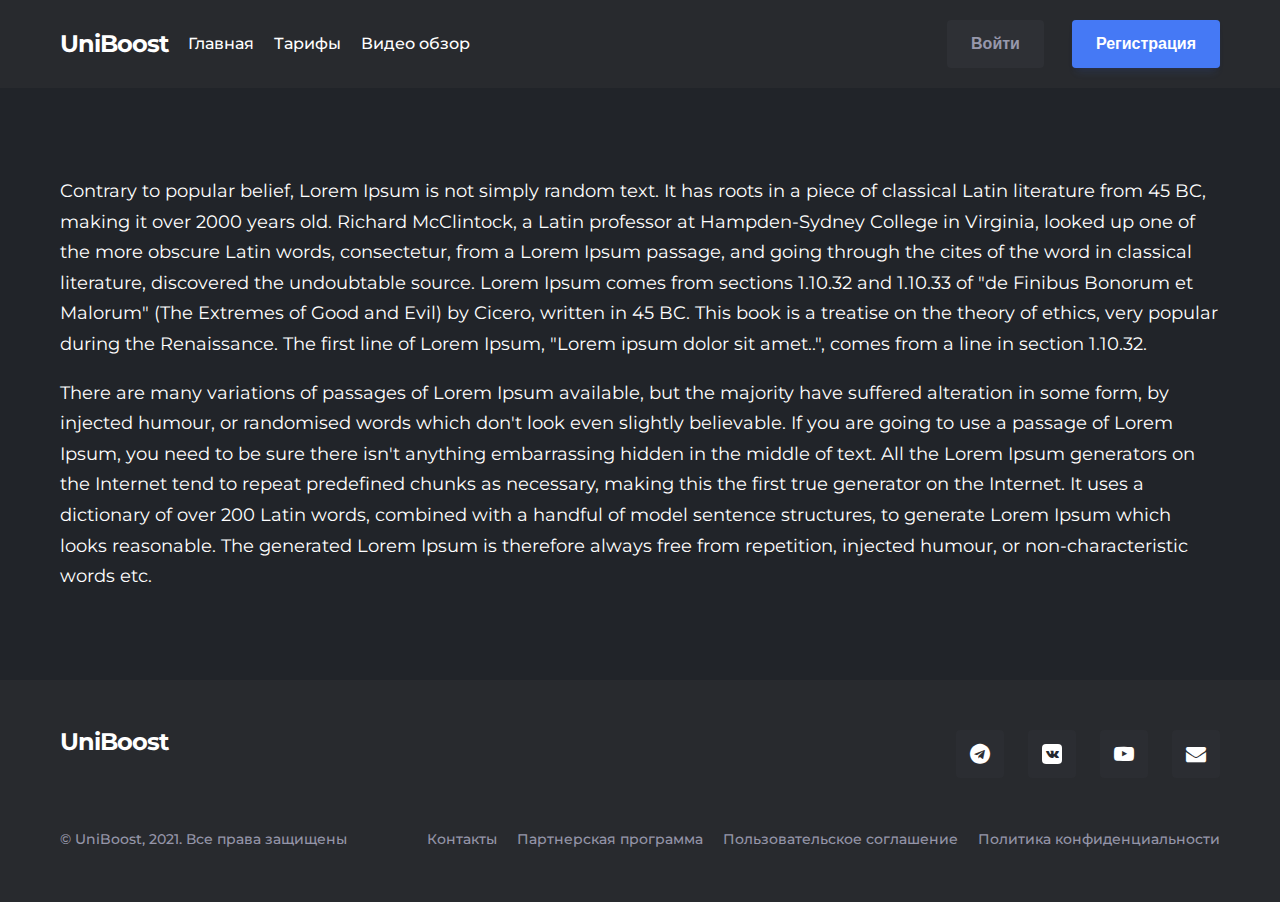
<file: affiliate_program.html>
<!DOCTYPE html>
<html lang="en">
<head>
    <meta charset="UTF-8">
    <meta http-equiv="X-UA-Compatible" content="IE=edge">
    <meta name="viewport" content="width=device-width, initial-scale=1.0">
    <link rel="preconnect" href="https://fonts.googleapis.com">
    <link rel="preconnect" href="https://fonts.gstatic.com" crossorigin>
    <link href="https://fonts.googleapis.com/css2?family=Montserrat:wght@400;500;600&display=swap" rel="stylesheet">
    <link rel="stylesheet" href="font-awesome-4.7.0/css/font-awesome.min.css">
    <title>Партнёрская программа</title>
    <link rel="stylesheet" href="css/style.css">
</head>
<body>

    <header class="header">
        <div class="container header__container" >
            <div class="header__list">
                <div class="header__list-item header__list-item--main">UniBoost</div>
                <div class="header__list-item" data-button-to-functional>Главная</div>
                <div class="header__list-item" data-button-to-market>Тарифы</div>
                <div class="header__list-item" data-video-open-button>Видео обзор</div>
            </div>
            <div class="header__buttons">
                <button class="button button--secondary">Войти</button>
                <button class="button button--primary">Регистрация</button>
            </div>
        </div>
    </header>

    <main class="main main--full-page">
        <section class="section section--secondary section--full-page">
            <div class="container light-text">
                <p>
                    Contrary to popular belief, Lorem Ipsum is not simply random text. It has roots in a piece of classical Latin literature from 45 BC, making it over 2000 years old. Richard McClintock, a Latin professor at Hampden-Sydney College in Virginia, looked up one of the more obscure Latin words, consectetur, from a Lorem Ipsum passage, and going through the cites of the word in classical literature, discovered the undoubtable source. Lorem Ipsum comes from sections 1.10.32 and 1.10.33 of "de Finibus Bonorum et Malorum" (The Extremes of Good and Evil) by Cicero, written in 45 BC. This book is a treatise on the theory of ethics, very popular during the Renaissance. The first line of Lorem Ipsum, "Lorem ipsum dolor sit amet..", comes from a line in section 1.10.32.
                </p>
                <p>
                    There are many variations of passages of Lorem Ipsum available, but the majority have suffered alteration in some form, by injected humour, or randomised words which don't look even slightly believable. If you are going to use a passage of Lorem Ipsum, you need to be sure there isn't anything embarrassing hidden in the middle of text. All the Lorem Ipsum generators on the Internet tend to repeat predefined chunks as necessary, making this the first true generator on the Internet. It uses a dictionary of over 200 Latin words, combined with a handful of model sentence structures, to generate Lorem Ipsum which looks reasonable. The generated Lorem Ipsum is therefore always free from repetition, injected humour, or non-characteristic words etc.
                </p>
            </div>

        </section>
    </main>
    <footer class="footer footer--primary-color">
        <div class="container footer__container" >
            <div class="footer__top">
                <div class="footer__logo" data-to-top>
                    UniBoost
                </div>
                <div class="footer__social social">
                    <a href="tg://resolve?domain=dima_fishman" class="social__item" target="_blank">
                        <div class="social__item-icon">
                            <i class="fa fa-telegram" aria-hidden="true"></i>
                        </div>
                    </a>
                    <a href="http://vk.com" class="social__item" target="_blank">
                        <div class="social__item-icon social__item-icon--vk">
                            <i class="fa fa-vk" aria-hidden="true"></i>
                        </div>
                    </a>
                    <a href="http://youtube.com" class="social__item" target="_blank">
                        <div class="social__item-icon">
                            <i class="fa fa-youtube-play" aria-hidden="true"></i>
                        </div>
                    </a>
                    <a href="mailto:someone@mail.ru" class="social__item" target="_blank">
                        <div class="social__item-icon">
                            <i class="fa fa-envelope" aria-hidden="true"></i>
                        </div>
                    </a>
                </div>
            </div>
            <div class="footer__bottom">
                <div class="footer__company">
                    © UniBoost, 2021. Все права защищены
                </div>
                <div class="footer__list">
                    <a href="http://google.com" data-contacts-open-button>Контакты</a>
                    <a href="affiliate_program.html">Партнерская программа</a>
                    <a href="terms_of_use.html">Пользовательское соглашение</a>
                    <a href="http://google.com">Политика конфиденциальности</a>
                </div>
            </div>

        </div>

    </footer>

    <div class="popup hide" id="video-popup">
        <div class="popup__container">
            <iframe 
                width="1440" 
                height="762" 
                src="https://www.youtube.com/embed/7cjVj1ZyzyE"
                frameborder="0" 
                allow="autoplay; encrypted-media" 
                allowfullscreen
            ></iframe>
            <button class="popup__close close-button" id="video-popup-close" aria-label="Dismiss alert" type="button" data-close>
                <span aria-hidden="true">&times;</span>
            </button>
        </div>
    </div>

    <div class="popup hide" id="contacts-popup">
        <div class="popup__container">
            <div class="popup__contacts">
                Контакты<br>
                телефон<br>
                адрес<br>
                примечания
            </div>
            <button class="popup__close close-button" id="contacts-popup-close" aria-label="Dismiss alert" type="button" data-close>
                <span aria-hidden="true">&times;</span>
            </button>
        </div>

    </div>
    
    
    
    
    <script src='js/script.js' ></script>
</body>
</html>
</file>
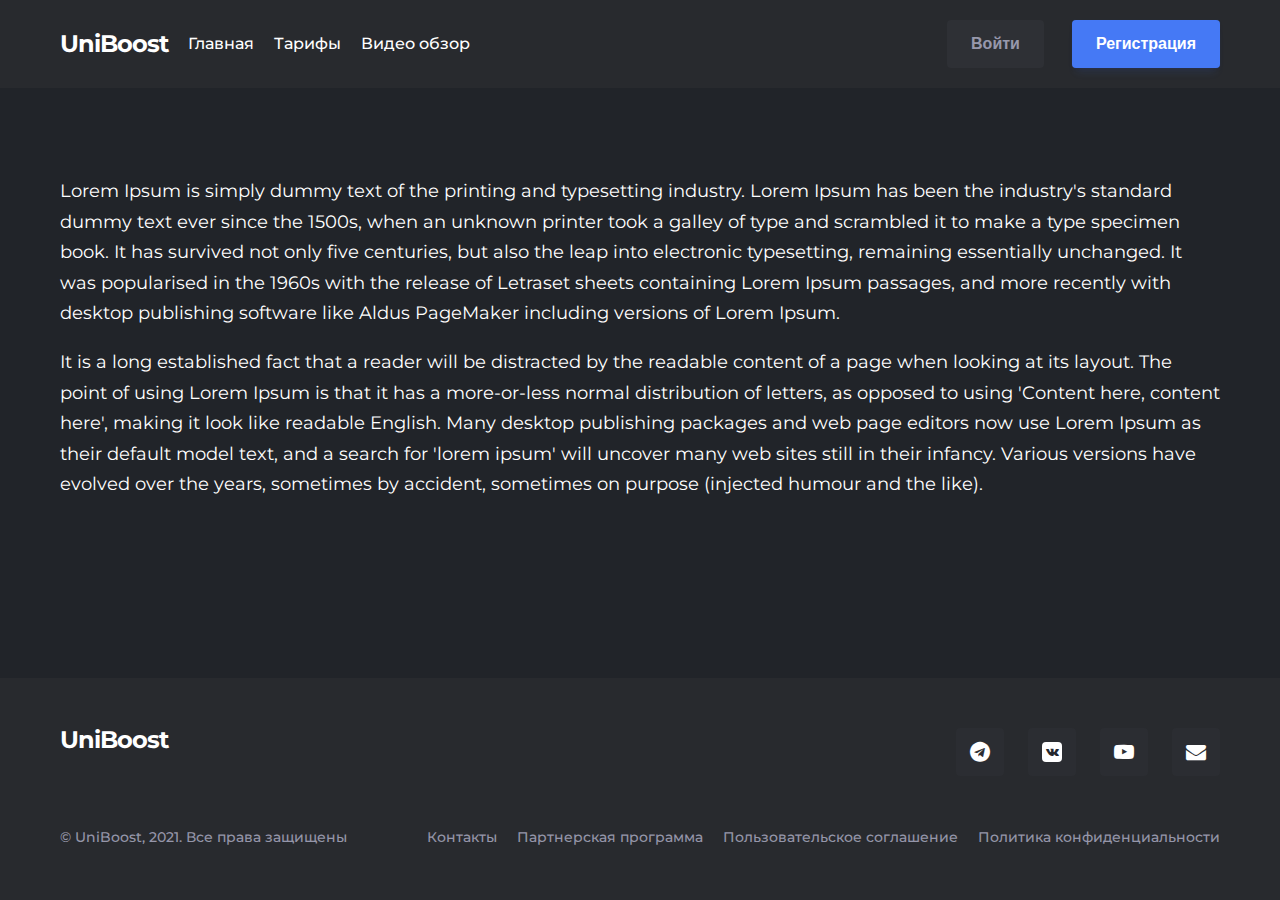
<file: terms_of_use.html>
<!DOCTYPE html>
<html lang="en">
<head>
    <meta charset="UTF-8">
    <meta http-equiv="X-UA-Compatible" content="IE=edge">
    <meta name="viewport" content="width=device-width, initial-scale=1.0">
    <link rel="preconnect" href="https://fonts.googleapis.com">
    <link rel="preconnect" href="https://fonts.gstatic.com" crossorigin>
    <link href="https://fonts.googleapis.com/css2?family=Montserrat:wght@400;500;600&display=swap" rel="stylesheet">
    <link rel="stylesheet" href="font-awesome-4.7.0/css/font-awesome.min.css">
    <title>Пользовательское соглашение</title>
    <link rel="stylesheet" href="css/style.css">
</head>
<body>

    <header class="header">
        <div class="container header__container" >
            <div class="header__list">
                <div class="header__list-item header__list-item--main">UniBoost</div>
                <div class="header__list-item" data-button-to-functional>Главная</div>
                <div class="header__list-item" data-button-to-market>Тарифы</div>
                <div class="header__list-item" data-video-open-button>Видео обзор</div>
            </div>
            <div class="header__buttons">
                <button class="button button--secondary">Войти</button>
                <button class="button button--primary">Регистрация</button>
            </div>
        </div>
    </header>

    <main class="main main--full-page">
        <section class="section section--secondary section--full-page">
            <div class="container light-text">
                <p>
                    Lorem Ipsum is simply dummy text of the printing and typesetting industry. Lorem Ipsum has been the industry's standard dummy text ever since the 1500s, when an unknown printer took a galley of type and scrambled it to make a type specimen book. It has survived not only five centuries, but also the leap into electronic typesetting, remaining essentially unchanged. It was popularised in the 1960s with the release of Letraset sheets containing Lorem Ipsum passages, and more recently with desktop publishing software like Aldus PageMaker including versions of Lorem Ipsum.
                </p>
                <p>
                    It is a long established fact that a reader will be distracted by the readable content of a page when looking at its layout. The point of using Lorem Ipsum is that it has a more-or-less normal distribution of letters, as opposed to using 'Content here, content here', making it look like readable English. Many desktop publishing packages and web page editors now use Lorem Ipsum as their default model text, and a search for 'lorem ipsum' will uncover many web sites still in their infancy. Various versions have evolved over the years, sometimes by accident, sometimes on purpose (injected humour and the like).
                </p>
            </div>

        </section>
    </main>
    <footer class="footer footer--primary-color">
        <div class="container footer__container" >
            <div class="footer__top">
                <div class="footer__logo" data-to-top>
                    UniBoost
                </div>
                <div class="footer__social social">
                    <a href="tg://resolve?domain=dima_fishman" class="social__item" target="_blank">
                        <div class="social__item-icon">
                            <i class="fa fa-telegram" aria-hidden="true"></i>
                        </div>
                    </a>
                    <a href="http://vk.com" class="social__item" target="_blank">
                        <div class="social__item-icon social__item-icon--vk">
                            <i class="fa fa-vk" aria-hidden="true"></i>
                        </div>
                    </a>
                    <a href="http://youtube.com" class="social__item" target="_blank">
                        <div class="social__item-icon">
                            <i class="fa fa-youtube-play" aria-hidden="true"></i>
                        </div>
                    </a>
                    <a href="mailto:someone@mail.ru" class="social__item" target="_blank">
                        <div class="social__item-icon">
                            <i class="fa fa-envelope" aria-hidden="true"></i>
                        </div>
                    </a>
                </div>
            </div>
            <div class="footer__bottom">
                <div class="footer__company">
                    © UniBoost, 2021. Все права защищены
                </div>
                <div class="footer__list">
                    <a href="http://google.com" data-contacts-open-button>Контакты</a>
                    <a href="affiliate_program.html">Партнерская программа</a>
                    <a href="terms_of_use.html">Пользовательское соглашение</a>
                    <a href="http://google.com">Политика конфиденциальности</a>
                </div>
            </div>

        </div>

    </footer>

    <div class="popup hide" id="video-popup">
        <div class="popup__container">
            <iframe 
                width="1440" 
                height="762" 
                src="https://www.youtube.com/embed/7cjVj1ZyzyE"
                frameborder="0" 
                allow="autoplay; encrypted-media" 
                allowfullscreen
            ></iframe>
            <button class="popup__close close-button" id="video-popup-close" aria-label="Dismiss alert" type="button" data-close>
                <span aria-hidden="true">&times;</span>
            </button>
        </div>
    </div>

    <div class="popup hide" id="contacts-popup">
        <div class="popup__container">
            <div class="popup__contacts">
                Контакты<br>
                телефон<br>
                адрес<br>
                примечания
            </div>
            <button class="popup__close close-button" id="contacts-popup-close" aria-label="Dismiss alert" type="button" data-close>
                <span aria-hidden="true">&times;</span>
            </button>
        </div>

    </div>
    
    
    
    
    <script src='js/script.js' ></script>
</body>
</html>
</file>
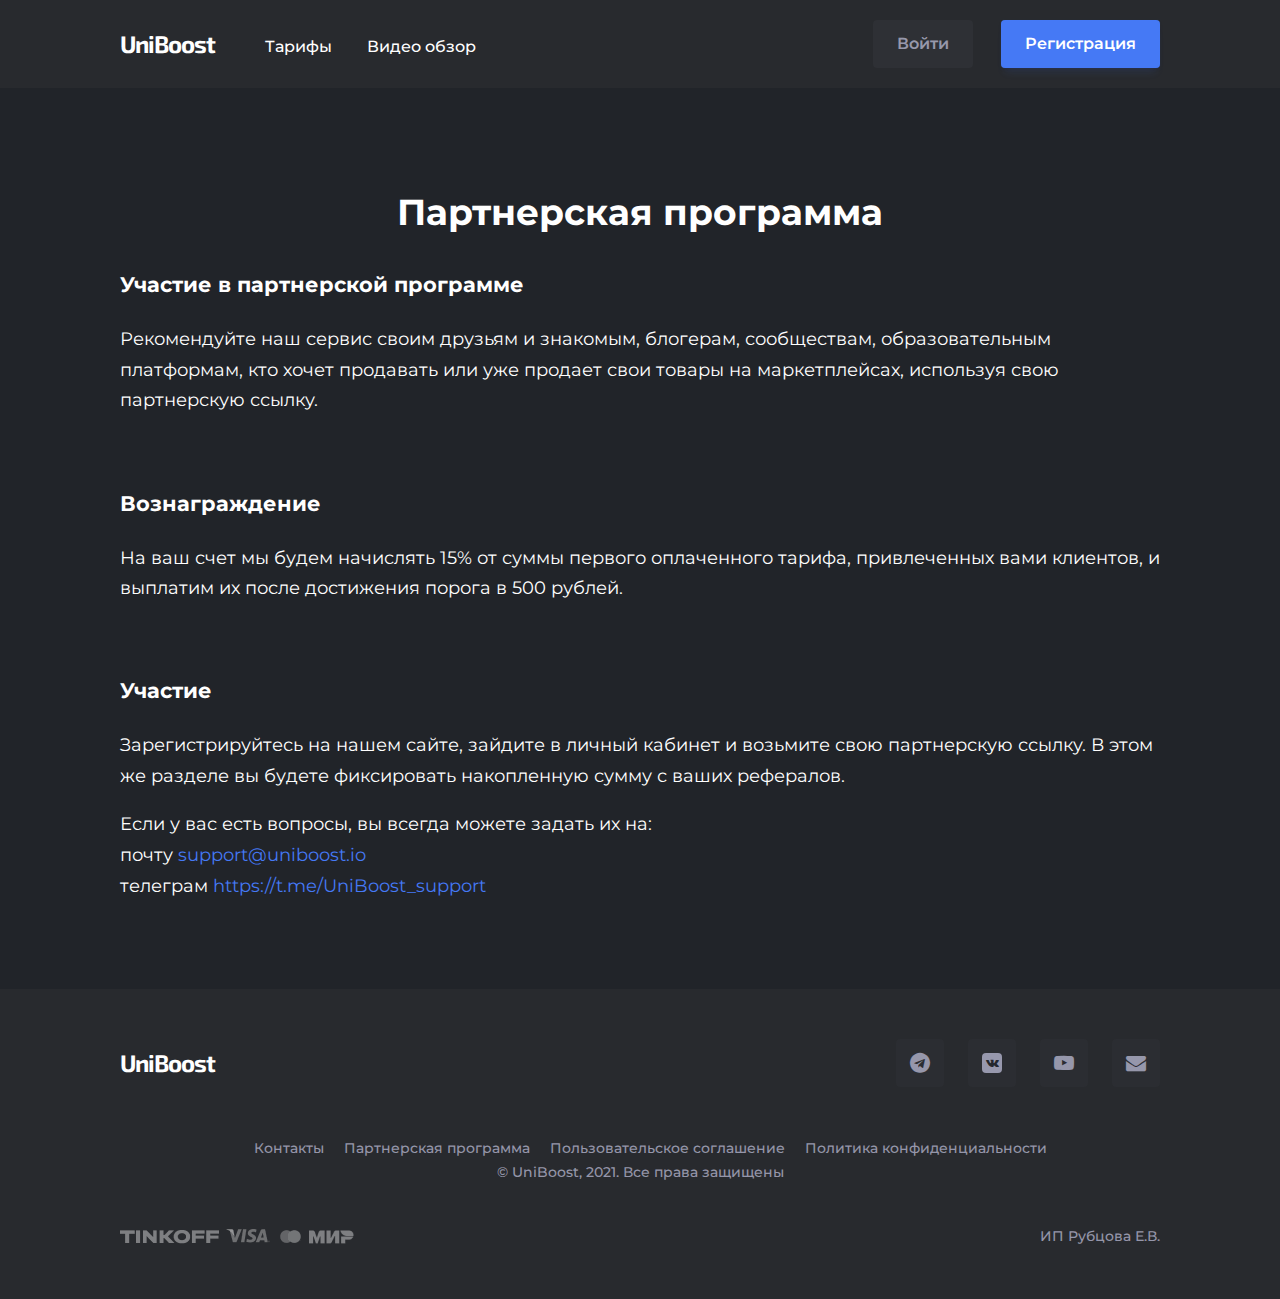
<file: docs/affiliate_program.html>
<!DOCTYPE html>
<html lang="en">
<head>
    <meta charset="UTF-8">
    <meta http-equiv="X-UA-Compatible" content="IE=edge">
    <meta name="viewport" content="width=device-width, initial-scale=1.0">
    <link rel="preconnect" href="https://fonts.googleapis.com">
    <link rel="preconnect" href="https://fonts.gstatic.com" crossorigin>
    <link href="https://fonts.googleapis.com/css2?family=Exo+2:wght@700&family=Montserrat:wght@400;500;600;700&display=swap" rel="stylesheet">
    <link rel="stylesheet" href="font-awesome-4.7.0/css/font-awesome.min.css">
    <title>Партнёрская программа</title>
    <link rel="stylesheet" href="css/style.css?13">
</head>
<body>

    <header class="header">
        <div class="container header__container" >
            <div class="header__logo">
                <a href="index.html" class="header-logo">UniBoost</a>
            </div>
            
            <div class="header__menu" data-menu>
                <nav class="header-menu">
                    <div class="header__list">
                        <div class="header__list-item header__list-item--secondary" data-button-to-market data-menu-item>Тарифы</div>
                        <div class="header__list-item header__list-item--secondary" data-video-open-button data-menu-item>Видео обзор</div>
                    </div>
                    <div class="header__buttons">
                        <a href="http://google.com" class="button button--secondary" data-menu-item>Войти</a>
                        <a href="http://google.com" class="button button--primary" data-menu-item>Регистрация</a>
                    </div>
                </nav>
            </div>
            <div class="header__menu-icon" data-menu-icon></div>
        </div>
    </header>

    <main class="main main--full-page">
        <section class="section section--secondary section--full-page">
            <div class="container propgramm-text">
                <h1>Партнерская программа</h1>
                <h3>Участие в партнерской программе</h3>
                <p>
                    Рекомендуйте наш сервис своим друзьям и знакомым, блогерам, сообществам, образовательным платформам, кто хочет продавать или уже продает свои товары на маркетплейсах, используя свою партнерскую ссылку.
                </p>
                <br>
                <h3>Вознаграждение</h3>
                <p>
                    На ваш счет мы будем начислять 15% от суммы первого оплаченного тарифа, привлеченных вами клиентов, и выплатим их после достижения порога в 500 рублей. 
                </p>
                <br>
                <h3>Участие</h3>
                <p>
                    Зарегистрируйтесь на нашем сайте, зайдите в личный кабинет и возьмите свою партнерскую ссылку. В этом же разделе вы будете фиксировать накопленную сумму с ваших рефералов.
                </p>
                <p>
                    Если у вас есть вопросы, вы всегда можете задать их на:<br>
                    почту <a href="mailto:info@uniboost.io" class="link" target="_blank">support@uniboost.io</a><br>
                    телеграм <a href="tg://resolve?domain=UniBoost_support" class="link" target="_blank">https://t.me/UniBoost_support</a>
                </p>

            </div>

        </section>
    </main>
    <footer class="footer footer--primary-color">
        <div class="container footer__container" >
            <div class="footer__top">
                <div class="footer__logo" data-to-top>
                    UniBoost
                </div>
                <div class="footer__social social">
                    <a href="tg://resolve?domain=UniBoost_support" class="social__item" target="_blank">
                        <div class="social__item-icon">
                            <i class="fa fa-telegram" aria-hidden="true"></i>
                        </div>
                    </a>
                    <a href="http://vk.com" class="social__item" target="_blank">
                        <div class="social__item-icon social__item-icon--vk">
                            <i class="fa fa-vk" aria-hidden="true"></i>
                        </div>
                    </a>
                    <a href="http://youtube.com" class="social__item" target="_blank">
                        <div class="social__item-icon">
                            <i class="fa fa-youtube-play" aria-hidden="true"></i>
                        </div>
                    </a>
                    <a href="mailto:info@uniboost.io" class="social__item" target="_blank">
                        <div class="social__item-icon">
                            <i class="fa fa-envelope" aria-hidden="true"></i>
                        </div>
                    </a>
                </div>
            </div>
            <div class="footer__links">
                <div class="footer__company">
                    © UniBoost, 2021. Все права защищены
                </div>
                <nav class="footer__list">
                    <a href="index.html" data-contacts-open-button>Контакты</a>
                    <a href="affiliate_program.html">Партнерская программа</a>
                    <a href="terms_of_use.html">Пользовательское соглашение</a>
                    <a href="policy.html">Политика конфиденциальности</a>
                </nav>
            </div>
            <div class="footer__integration">
                <div class="footer__integration-payment payments grey">
                    <img src="image/tinkoff.png" class="payments__tinkoff" alt="tinkoff" />
                    <img src="image/visa.png" class="payments__visa " alt="visa" />
                    <img src="image/mastercard.png" class="payments__mastercard" alt="mastercard" />
                    <img src="image/mir.png" class="payments__mir" alt="mir" />
                </div>
                <div class="footer__integration-owner ">
                    ИП Рубцова Е.В.
                </div>
            </div>

        </div>

    </footer>

    <div class="popup hide" id="video-popup">
        <div class="popup__container">
            <div 
                id="player" 
                data-video-url="https://www.youtube.com/embed/pSDmmU6atGs"
                data-width="2368"
                data-height="1064"
            ></div>
            <button class="popup__close popup__close--video close-button" id="video-popup-close" aria-label="Dismiss alert" type="button" data-close>
                <span aria-hidden="true">&times;</span>
            </button>
        </div>
    </div>

    <div class="popup hide" id="contacts-popup">
        <div class="popup__container" data-popup-container>
            <div class="popup__contacts">
                <h2>Контакты</h2>
                <ul class="popup-contacts">
                    <li class="popup-contacts__item">
                        <span class="popup-contacts__item-name">Владелец:</span>
                        <span class="popup-contacts__item-value">ИП Рубцова Е. В.</span>
                    </li>
                    <li class="popup-contacts__item">
                        <span class="popup-contacts__item-name">Телефон:</span>
                        <span class="popup-contacts__item-value">+79045186127</span>
                    </li>
                    <li class="popup-contacts__item">
                        <span class="popup-contacts__item-name">Email:</span>
                        <span class="popup-contacts__item-value">ekaterina@uniboost.io</span>
                    </li>
                    <li class="popup-contacts__item">
                        <span class="popup-contacts__item-name">ИНН:</span>
                        <span class="popup-contacts__item-value">784802013139</span>
                    </li>
                    <li class="popup-contacts__item">
                        <span class="popup-contacts__item-name">ОГРН:</span>
                        <span class="popup-contacts__item-value">321784700191079</span>
                    </li>
                    <li class="popup-contacts__item">
                        <span class="popup-contacts__item-name">Адрес:</span>
                        <span class="popup-contacts__item-value">196211, г. Санкт-Петербург,<br>пр. Космонавтов 21, к. 2, кв. 52</span>
                    </li>
                </ul>
            </div>
            <button class="popup__close popup__close--contacts close-button" id="contacts-popup-close" aria-label="Dismiss alert" type="button" data-close>
                <span aria-hidden="true">&times;</span>
            </button>
        </div>
    </div>
    
    <script src='js/script.js' ></script>
    <script src="//cdn.callibri.ru/callibri.js" type="text/javascript" charset="utf-8"></script>
</body>
</html>
</file>
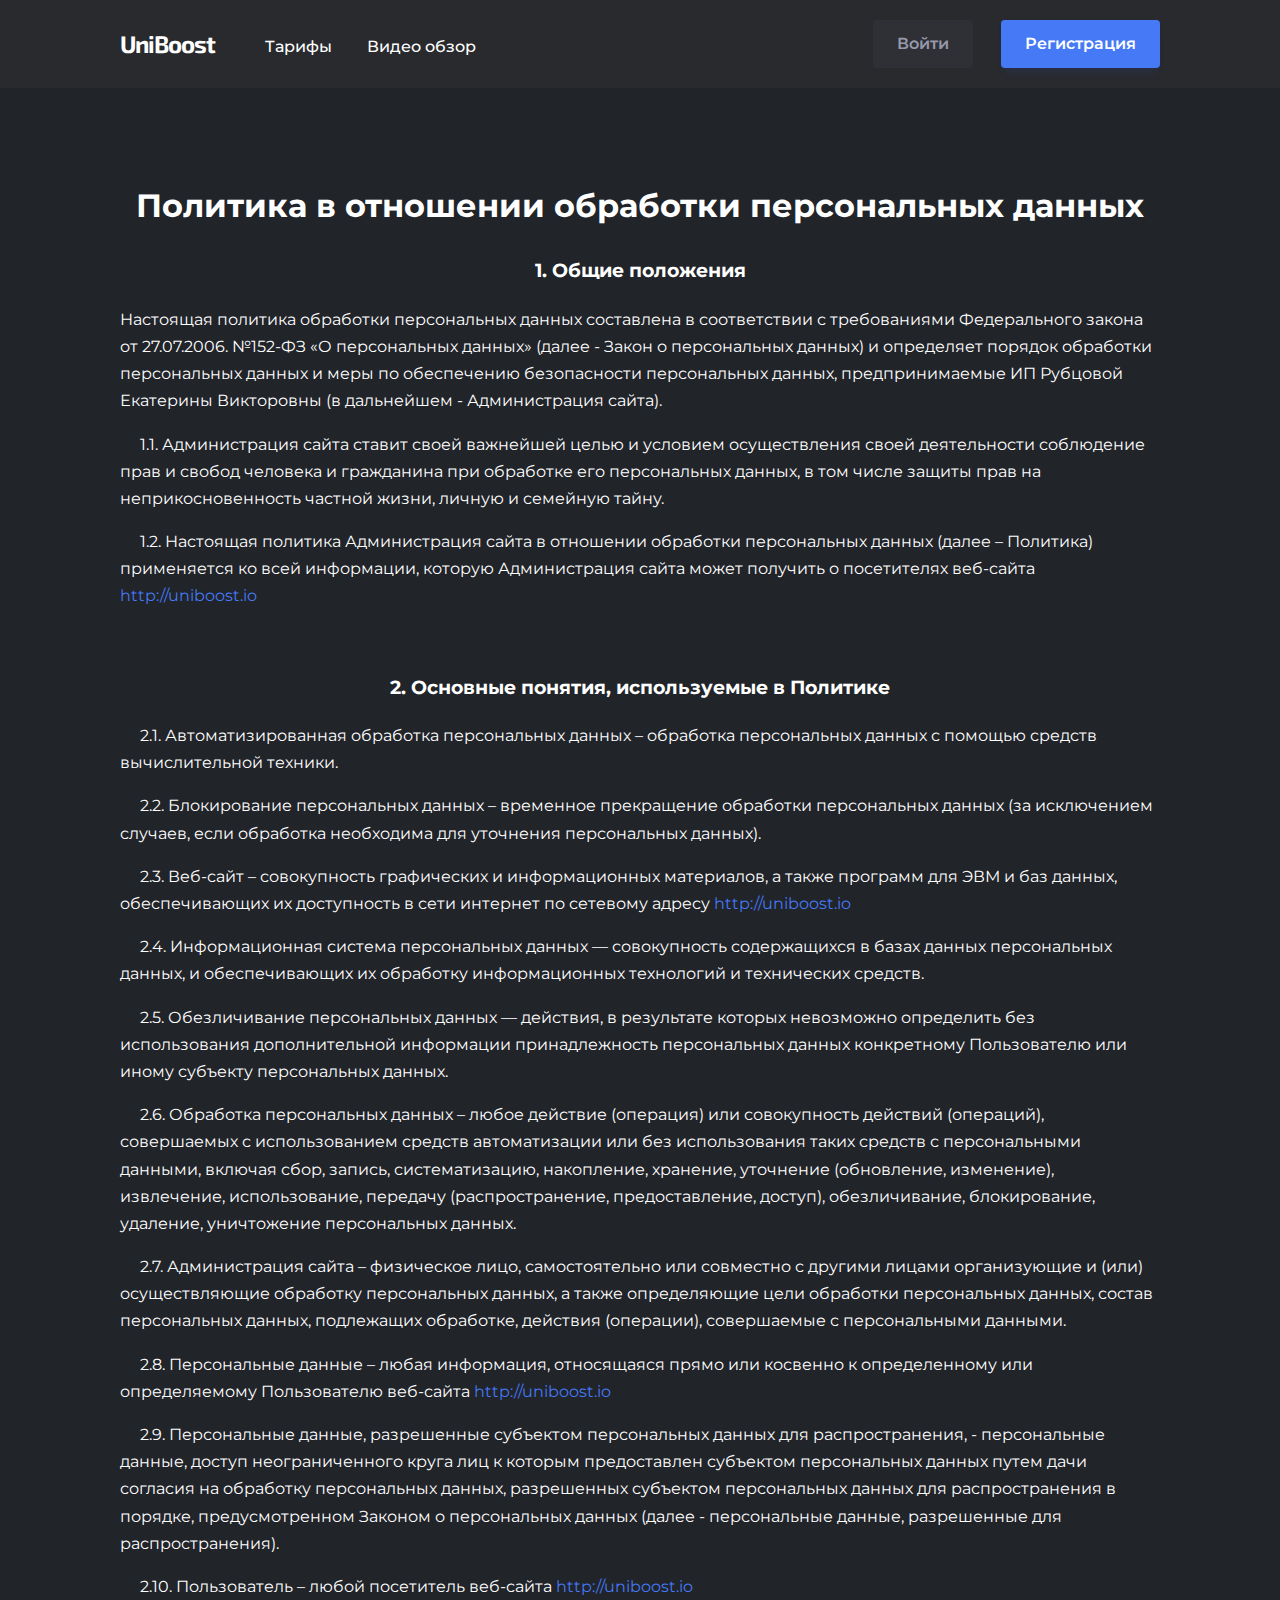
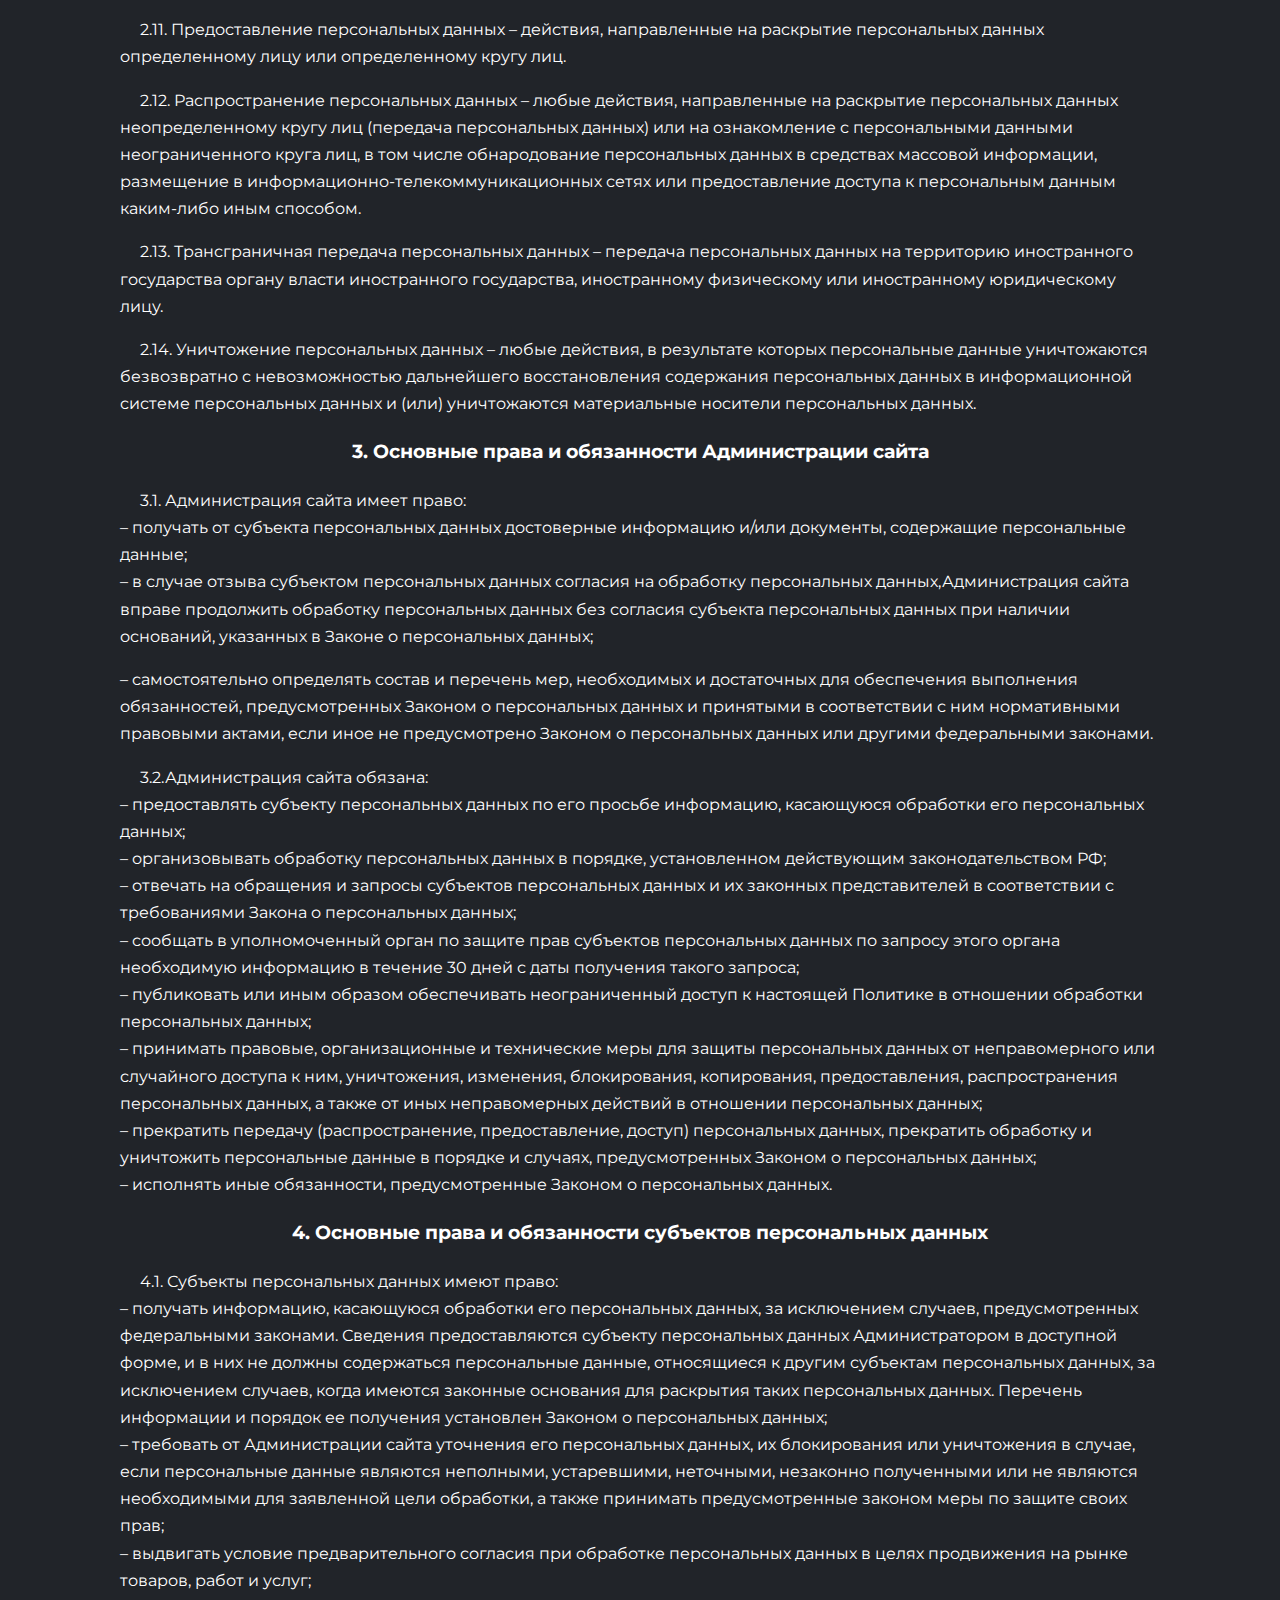
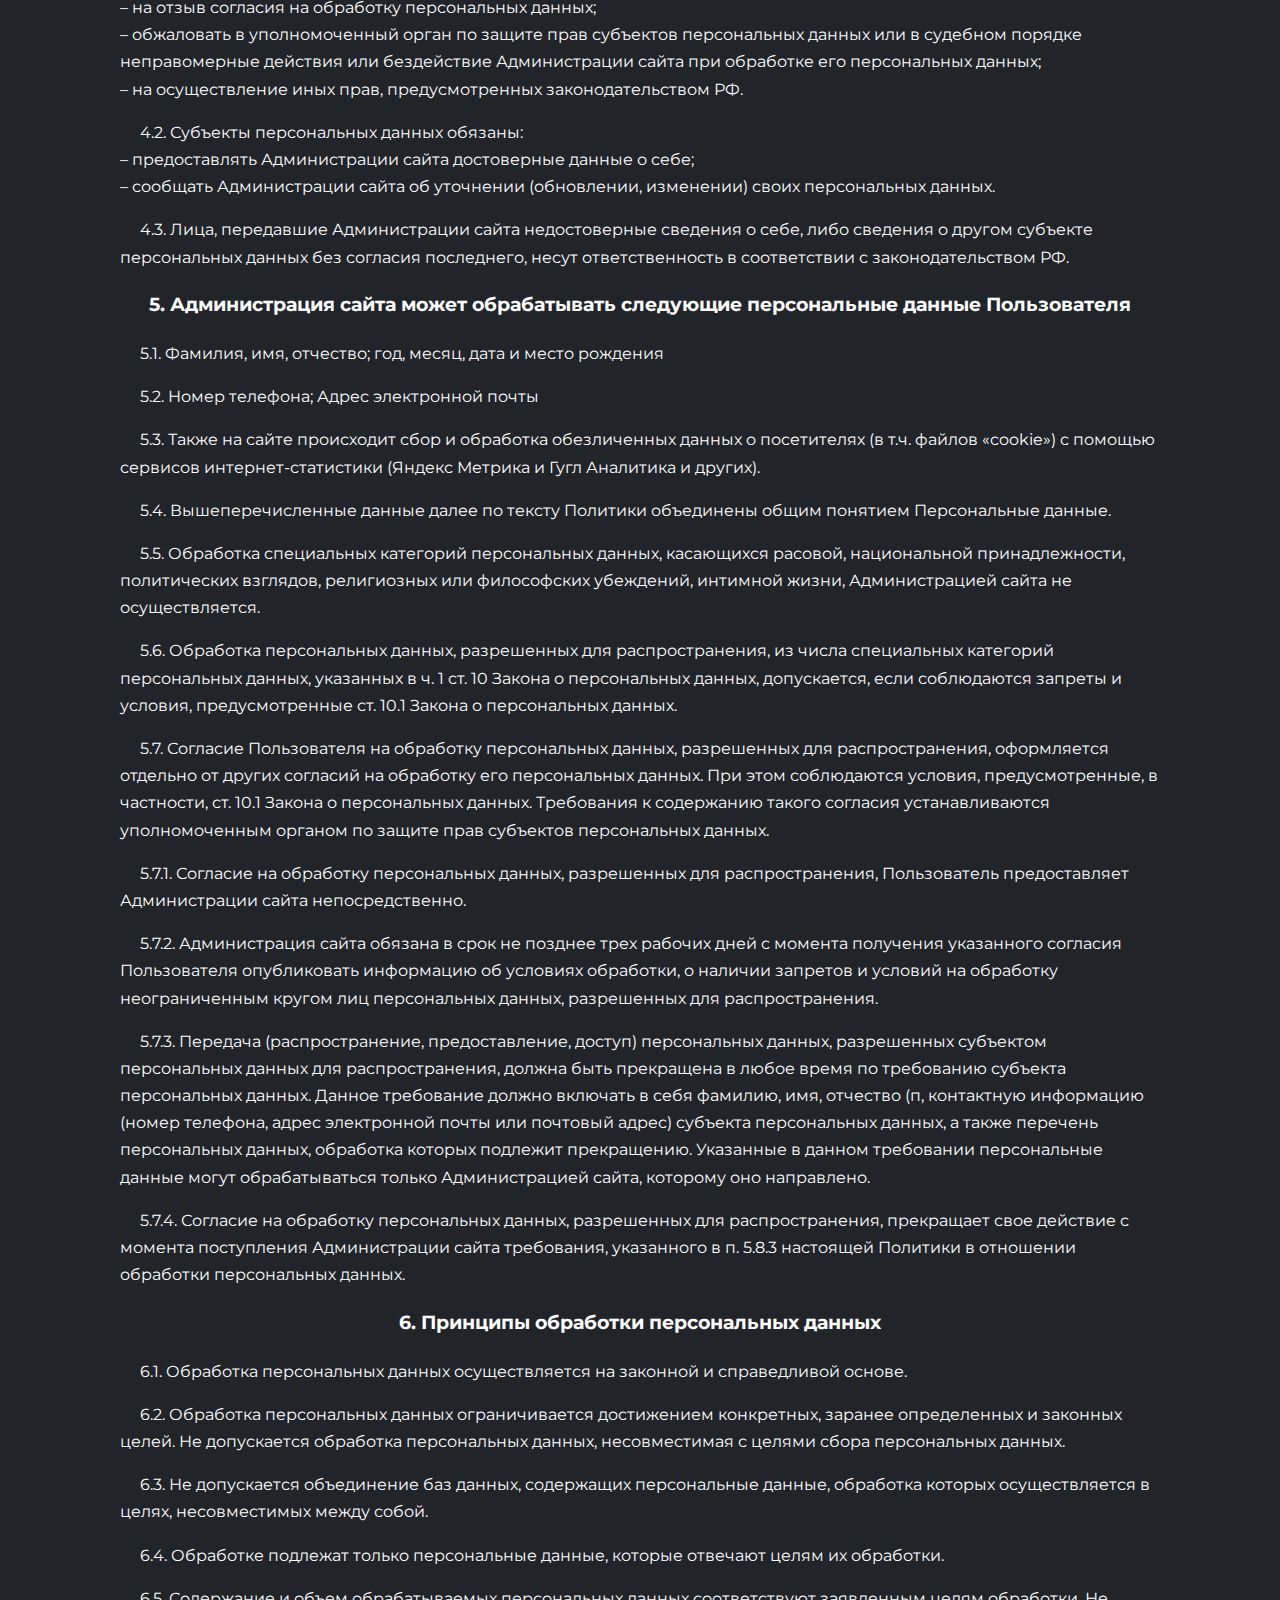
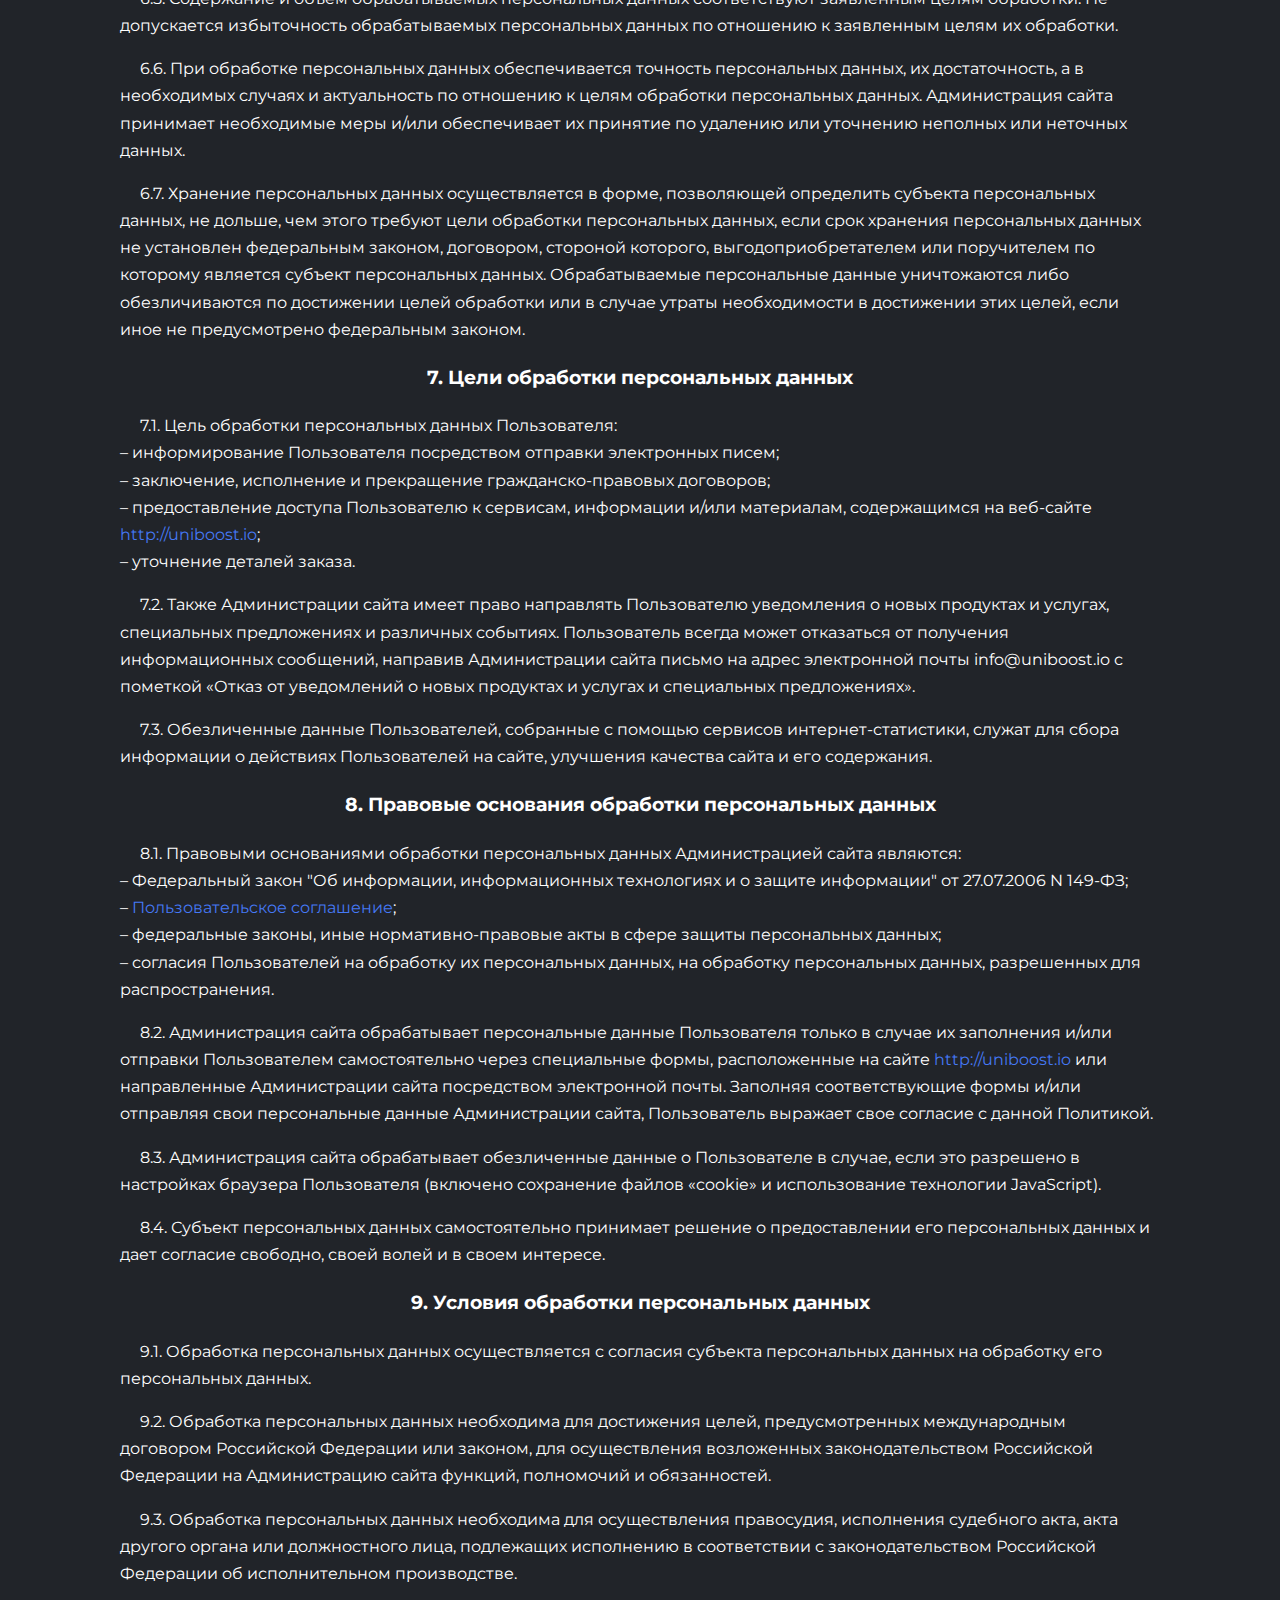
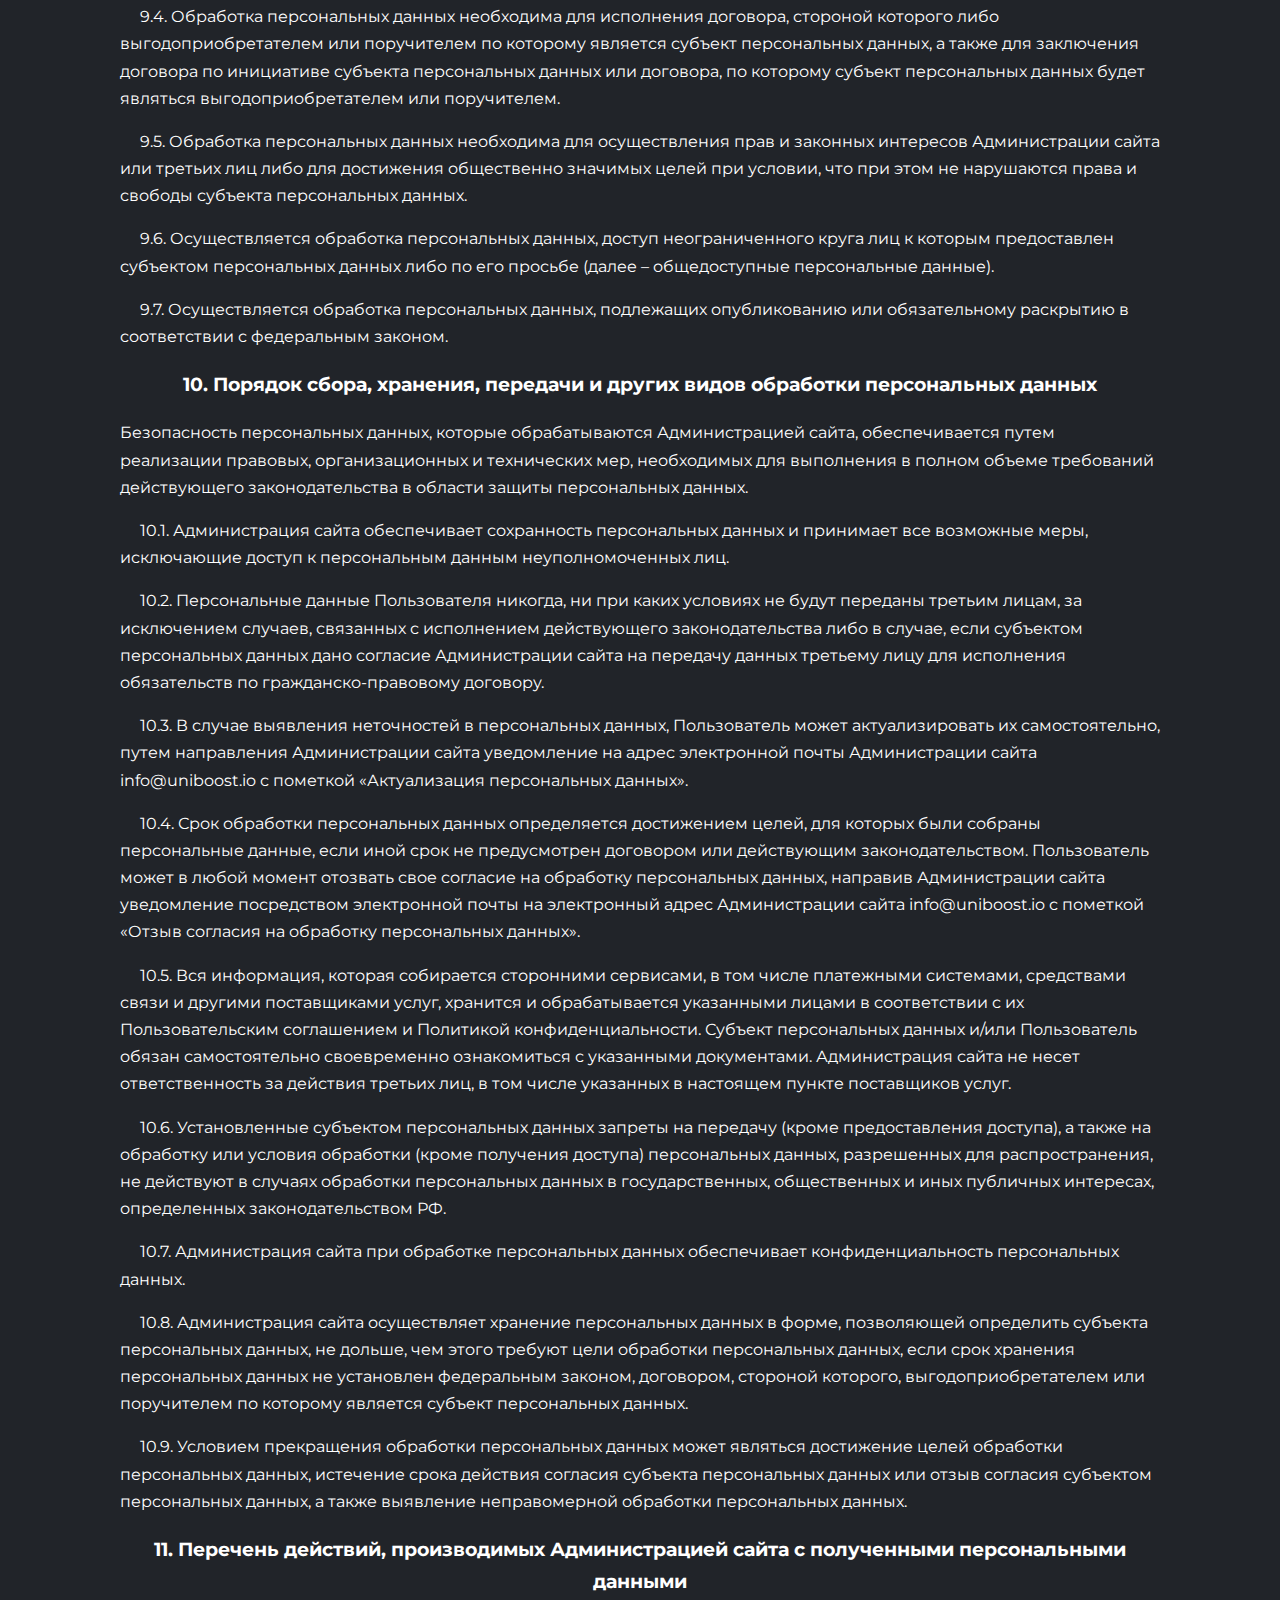
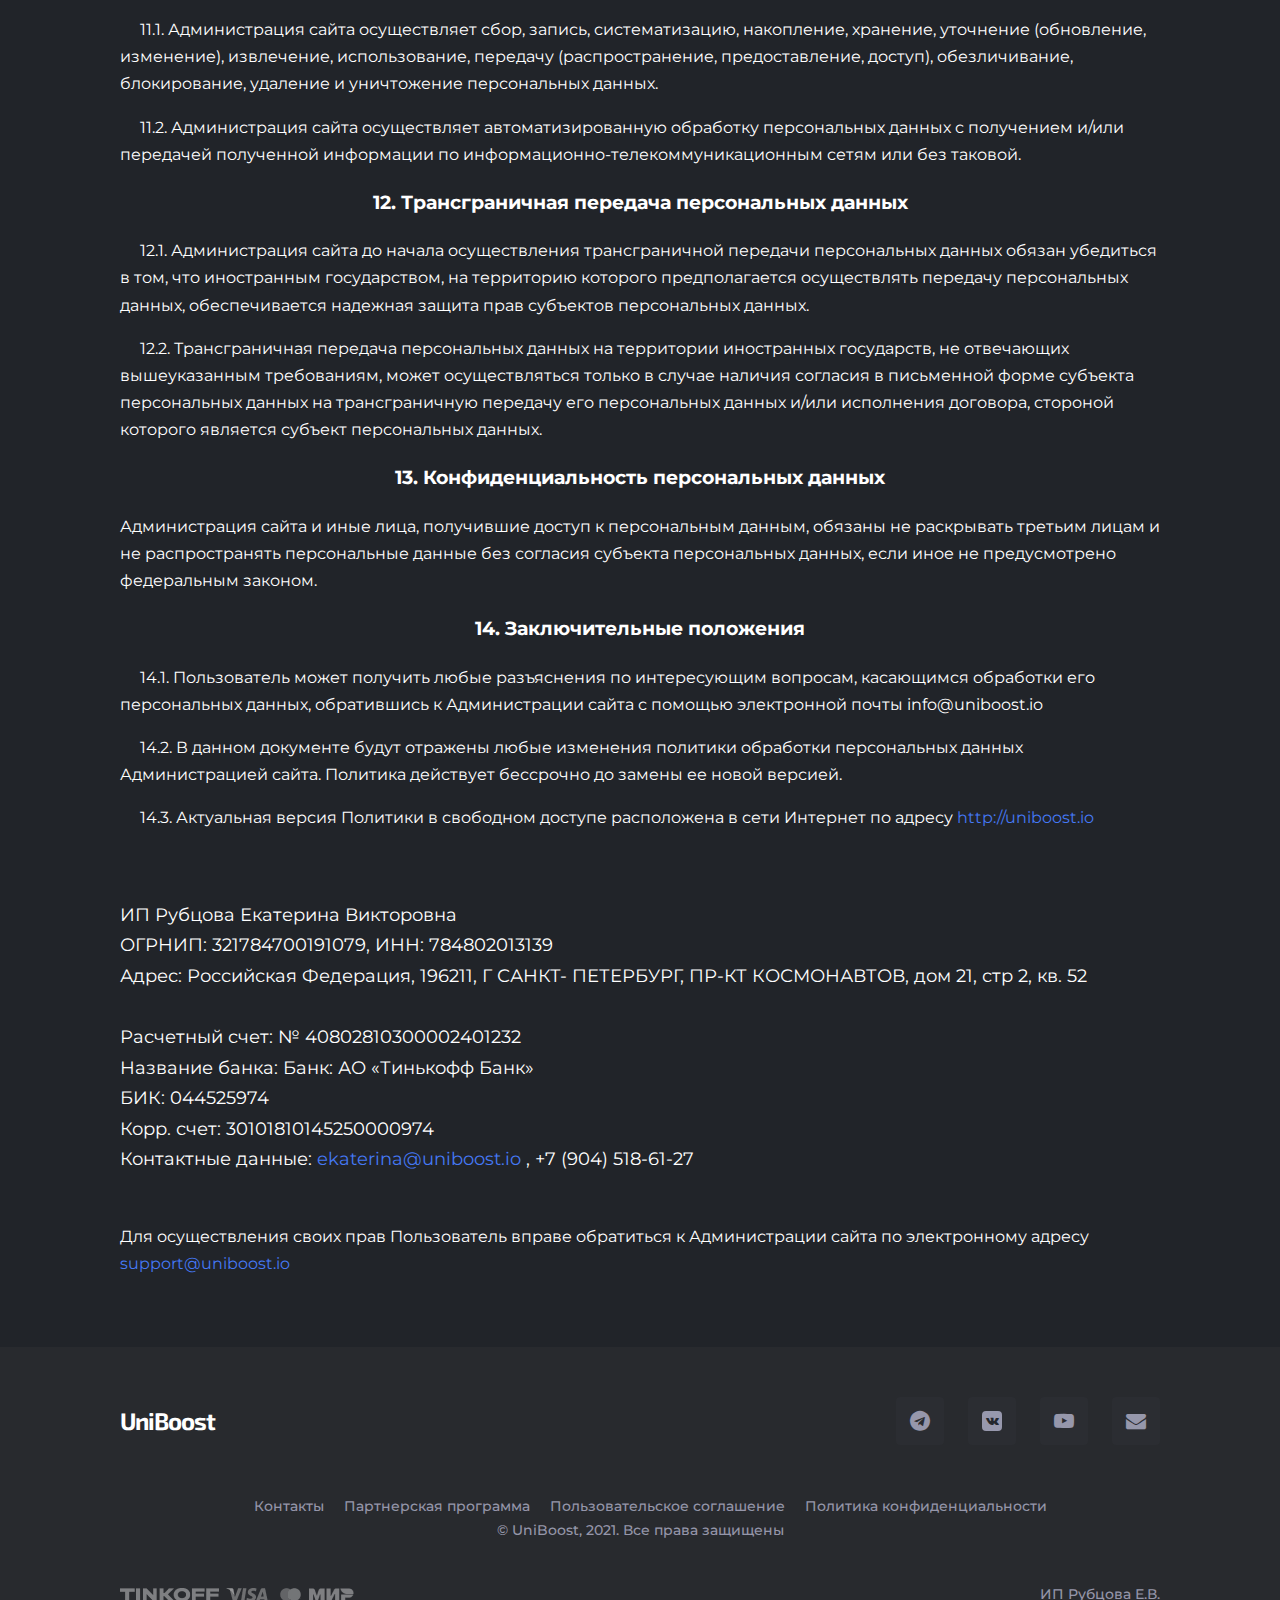
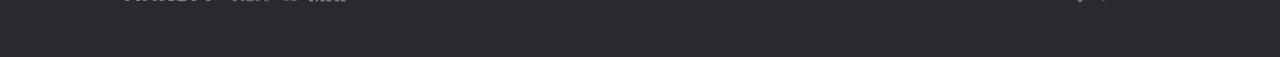
<file: docs/policy.html>
<!DOCTYPE html>
<html lang="en">
<head>
    <meta charset="UTF-8">
    <meta http-equiv="X-UA-Compatible" content="IE=edge">
    <meta name="viewport" content="width=device-width, initial-scale=1.0">
    <link rel="preconnect" href="https://fonts.googleapis.com">
    <link rel="preconnect" href="https://fonts.gstatic.com" crossorigin>
    <link href="https://fonts.googleapis.com/css2?family=Exo+2:wght@700&family=Montserrat:wght@400;500;600;700&display=swap" rel="stylesheet">
    <link rel="stylesheet" href="font-awesome-4.7.0/css/font-awesome.min.css">
    <title>Пользовательское соглашение</title>
    <link rel="stylesheet" href="css/style.css?13">
</head>
<body>

    <header class="header">
        <div class="container header__container" >
            <div class="header__logo">
                <a href="index.html" class="header-logo">UniBoost</a>
            </div>
            
            <div class="header__menu" data-menu>
                <nav class="header-menu">
                    <div class="header__list">
                        <div class="header__list-item header__list-item--secondary" data-button-to-market data-menu-item>Тарифы</div>
                        <div class="header__list-item header__list-item--secondary" data-video-open-button data-menu-item>Видео обзор</div>
                    </div>
                    <div class="header__buttons">
                        <a href="http://google.com" class="button button--secondary" data-menu-item>Войти</a>
                        <a href="http://google.com" class="button button--primary" data-menu-item>Регистрация</a>
                    </div>
                </nav>
            </div>
            <div class="header__menu-icon" data-menu-icon></div>
        </div>
    </header>

    <main class="main main--full-page">
        <section class="section section--secondary section--full-page">
            <div class="container light-text">
                <h1>Политика в отношении обработки персональных данных</h1>
                <h3>1. Общие положения</h3>
                <p style="text-indent: 0;">Настоящая политика обработки персональных данных составлена в соответствии с требованиями Федерального закона от 27.07.2006. №152-ФЗ «О персональных данных» (далее - Закон о персональных данных) и определяет порядок обработки персональных данных и меры по обеспечению безопасности персональных данных, предпринимаемые ИП Рубцовой Екатерины Викторовны (в дальнейшем - Администрация сайта).</p>
                <p>1.1. Администрация сайта ставит своей важнейшей целью и условием осуществления своей деятельности соблюдение прав и свобод человека и гражданина при обработке его персональных данных, в том числе защиты прав на неприкосновенность частной жизни, личную и семейную тайну.</p>
                <p>1.2. Настоящая политика Администрация сайта в отношении обработки персональных данных (далее – Политика) применяется ко всей информации, которую Администрация сайта  может получить о посетителях веб-сайта <a href="http://uniboost.io" class="link" target="_blank">http://uniboost.io</a></p>
                <br>
                <h3>2. Основные понятия, используемые в Политике</h3>
                <p>2.1. Автоматизированная обработка персональных данных – обработка персональных данных с помощью средств вычислительной техники.</p>
                <p>2.2. Блокирование персональных данных – временное прекращение обработки персональных данных (за исключением случаев, если обработка необходима для уточнения персональных данных).</p>
                <p>2.3. Веб-сайт – совокупность графических и информационных материалов, а также программ для ЭВМ и баз данных, обеспечивающих их доступность в сети интернет по сетевому адресу <a href="http://uniboost.io" class="link" target="_blank">http://uniboost.io</a></p>
                <p>2.4. Информационная система персональных данных — совокупность содержащихся в базах данных персональных данных, и обеспечивающих их обработку информационных технологий и технических средств.</p>
                <p>2.5. Обезличивание персональных данных — действия, в результате которых невозможно определить без использования дополнительной информации принадлежность персональных данных конкретному Пользователю или иному субъекту персональных данных.</p>
                <p>2.6. Обработка персональных данных – любое действие (операция) или совокупность действий (операций), совершаемых с использованием средств автоматизации или без использования таких средств с персональными данными, включая сбор, запись, систематизацию, накопление, хранение, уточнение (обновление, изменение), извлечение, использование, передачу (распространение, предоставление, доступ), обезличивание, блокирование, удаление, уничтожение персональных данных.</p>
                <p>2.7. Администрация сайта – физическое лицо, самостоятельно или совместно с другими лицами организующие и (или) осуществляющие обработку персональных данных, а также определяющие цели обработки персональных данных, состав персональных данных, подлежащих обработке, действия (операции), совершаемые с персональными данными.</p>
                <p>2.8. Персональные данные – любая информация, относящаяся прямо или косвенно к определенному или определяемому Пользователю веб-сайта <a href="http://uniboost.io" class="link" target="_blank">http://uniboost.io</a></p>
                <p>2.9. Персональные данные, разрешенные субъектом персональных данных для распространения, - персональные данные, доступ неограниченного круга лиц к которым предоставлен субъектом персональных данных путем дачи согласия на обработку персональных данных, разрешенных субъектом персональных данных для распространения в порядке, предусмотренном Законом о персональных данных (далее - персональные данные, разрешенные для распространения).</p>
                <p>2.10. Пользователь – любой посетитель веб-сайта <a href="http://uniboost.io" class="link" target="_blank">http://uniboost.io</a></p>
                <p>2.11. Предоставление персональных данных – действия, направленные на раскрытие персональных данных определенному лицу или определенному кругу лиц.</p>
                <p>2.12. Распространение персональных данных – любые действия, направленные на раскрытие персональных данных неопределенному кругу лиц (передача персональных данных) или на ознакомление с персональными данными неограниченного круга лиц, в том числе обнародование персональных данных в средствах массовой информации, размещение в информационно-телекоммуникационных сетях или предоставление доступа к персональным данным каким-либо иным способом.</p>
                <p>2.13. Трансграничная передача персональных данных – передача персональных данных на территорию иностранного государства органу власти иностранного государства, иностранному физическому или иностранному юридическому лицу.</p>
                <p>2.14. Уничтожение персональных данных – любые действия, в результате которых персональные данные уничтожаются безвозвратно с невозможностью дальнейшего восстановления содержания персональных данных в информационной системе персональных данных и (или) уничтожаются материальные носители персональных данных.</p>
                <h3>3. Основные права и обязанности Администрации сайта</h3>
                <p>3.1. Администрация сайта имеет право:<br>
                – получать от субъекта персональных данных достоверные информацию и/или документы, содержащие персональные данные;<br>
                – в случае отзыва субъектом персональных данных согласия на обработку персональных данных,Администрация сайта вправе продолжить обработку персональных данных без согласия субъекта персональных данных при наличии оснований, указанных в Законе о персональных данных;</p>
                – самостоятельно определять состав и перечень мер, необходимых и достаточных для обеспечения выполнения обязанностей, предусмотренных Законом о персональных данных и принятыми в соответствии с ним нормативными правовыми актами, если иное не предусмотрено Законом о персональных данных или другими федеральными законами.
                <p>3.2.Администрация сайта обязана:<br>
                – предоставлять субъекту персональных данных по его просьбе информацию, касающуюся обработки его персональных данных;<br>
                – организовывать обработку персональных данных в порядке, установленном действующим законодательством РФ;<br>
                – отвечать на обращения и запросы субъектов персональных данных и их законных представителей в соответствии с требованиями Закона о персональных данных;<br>
                – сообщать в уполномоченный орган по защите прав субъектов персональных данных по запросу этого органа необходимую информацию в течение 30 дней с даты получения такого запроса;<br>
                – публиковать или иным образом обеспечивать неограниченный доступ к настоящей Политике в отношении обработки персональных данных;<br>
                – принимать правовые, организационные и технические меры для защиты персональных данных от неправомерного или случайного доступа к ним, уничтожения, изменения, блокирования, копирования, предоставления, распространения персональных данных, а также от иных неправомерных действий в отношении персональных данных;<br>
                – прекратить передачу (распространение, предоставление, доступ) персональных данных, прекратить обработку и уничтожить персональные данные в порядке и случаях, предусмотренных Законом о персональных данных;<br>
                – исполнять иные обязанности, предусмотренные Законом о персональных данных.</p>
                <h3>4. Основные права и обязанности субъектов персональных данных</h3>
                <p>4.1. Субъекты персональных данных имеют право:<br>
                – получать информацию, касающуюся обработки его персональных данных, за исключением случаев, предусмотренных федеральными законами. Сведения предоставляются субъекту персональных данных Администратором в доступной форме, и в них не должны содержаться персональные данные, относящиеся к другим субъектам персональных данных, за исключением случаев, когда имеются законные основания для раскрытия таких персональных данных. Перечень информации и порядок ее получения установлен Законом о персональных данных;<br>
                – требовать от Администрации сайта уточнения его персональных данных, их блокирования или уничтожения в случае, если персональные данные являются неполными, устаревшими, неточными, незаконно полученными или не являются необходимыми для заявленной цели обработки, а также принимать предусмотренные законом меры по защите своих прав;<br>
                – выдвигать условие предварительного согласия при обработке персональных данных в целях продвижения на рынке товаров, работ и услуг;<br>
                – на отзыв согласия на обработку персональных данных;<br>
                – обжаловать в уполномоченный орган по защите прав субъектов персональных данных или в судебном порядке неправомерные действия или бездействие Администрации сайта при обработке его персональных данных;<br>
                – на осуществление иных прав, предусмотренных законодательством РФ.</p>
                <p>4.2. Субъекты персональных данных обязаны:<br>
                – предоставлять Администрации сайта достоверные данные о себе;<br>
                – сообщать Администрации сайта об уточнении (обновлении, изменении) своих персональных данных.</p>
                <p>4.3. Лица, передавшие Администрации сайта недостоверные сведения о себе, либо сведения о другом субъекте персональных данных без согласия последнего, несут ответственность в соответствии с законодательством РФ.</p>
                <h3>5. Администрация сайта может обрабатывать следующие персональные данные Пользователя</h3>
                <p>5.1. Фамилия, имя, отчество; год, месяц, дата и место рождения</p>
                <p>5.2. Номер телефона; Адрес электронной почты</p>
                <p>5.3. Также на сайте происходит сбор и обработка обезличенных данных о посетителях (в т.ч. файлов «cookie») с помощью сервисов интернет-статистики (Яндекс Метрика и Гугл Аналитика и других).</p>
                <p>5.4. Вышеперечисленные данные далее по тексту Политики объединены общим понятием Персональные данные.</p>
                <p>5.5. Обработка специальных категорий персональных данных, касающихся расовой, национальной принадлежности, политических взглядов, религиозных или философских убеждений, интимной жизни, Администрацией сайта не осуществляется.</p>
                <p>5.6. Обработка персональных данных, разрешенных для распространения, из числа специальных категорий персональных данных, указанных в ч. 1 ст. 10 Закона о персональных данных, допускается, если соблюдаются запреты и условия, предусмотренные ст. 10.1 Закона о персональных данных.</p>
                <p>5.7. Согласие Пользователя на обработку персональных данных, разрешенных для распространения, оформляется отдельно от других согласий на обработку его персональных данных. При этом соблюдаются условия, предусмотренные, в частности, ст. 10.1 Закона о персональных данных. Требования к содержанию такого согласия устанавливаются уполномоченным органом по защите прав субъектов персональных данных.</p>
                <p>5.7.1. Согласие на обработку персональных данных, разрешенных для распространения, Пользователь предоставляет Администрации сайта непосредственно.</p>
                <p>5.7.2. Администрация сайта обязана в срок не позднее трех рабочих дней с момента получения указанного согласия Пользователя опубликовать информацию об условиях обработки, о наличии запретов и условий на обработку неограниченным кругом лиц персональных данных, разрешенных для распространения.</p>
                <p>5.7.3. Передача (распространение, предоставление, доступ) персональных данных, разрешенных субъектом персональных данных для распространения, должна быть прекращена в любое время по требованию субъекта персональных данных. Данное требование должно включать в себя фамилию, имя, отчество (п, контактную информацию (номер телефона, адрес электронной почты или почтовый адрес) субъекта персональных данных, а также перечень персональных данных, обработка которых подлежит прекращению. Указанные в данном требовании персональные данные могут обрабатываться только Администрацией сайта, которому оно направлено.</p>
                <p>5.7.4. Согласие на обработку персональных данных, разрешенных для распространения, прекращает свое действие с момента поступления Администрации сайта требования, указанного в п. 5.8.3 настоящей Политики в отношении обработки персональных данных.
                <h3>6. Принципы обработки персональных данных</h3>
                <p>6.1. Обработка персональных данных осуществляется на законной и справедливой основе.</p>
                <p>6.2. Обработка персональных данных ограничивается достижением конкретных, заранее определенных и законных целей. Не допускается обработка персональных данных, несовместимая с целями сбора персональных данных.</p>
                <p>6.3. Не допускается объединение баз данных, содержащих персональные данные, обработка которых осуществляется в целях, несовместимых между собой.</p>
                <p>6.4. Обработке подлежат только персональные данные, которые отвечают целям их обработки.</p>
                <p>6.5. Содержание и объем обрабатываемых персональных данных соответствуют заявленным целям обработки. Не допускается избыточность обрабатываемых персональных данных по отношению к заявленным целям их обработки.</p>
                <p>6.6. При обработке персональных данных обеспечивается точность персональных данных, их достаточность, а в необходимых случаях и актуальность по отношению к целям обработки персональных данных. Администрация сайта принимает необходимые меры и/или обеспечивает их принятие по удалению или уточнению неполных или неточных данных.</p>
                <p>6.7. Хранение персональных данных осуществляется в форме, позволяющей определить субъекта персональных данных, не дольше, чем этого требуют цели обработки персональных данных, если срок хранения персональных данных не установлен федеральным законом, договором, стороной которого, выгодоприобретателем или поручителем по которому является субъект персональных данных. Обрабатываемые персональные данные уничтожаются либо обезличиваются по достижении целей обработки или в случае утраты необходимости в достижении этих целей, если иное не предусмотрено федеральным законом.</p>
                <h3>7. Цели обработки персональных данных</h3>
                <p>7.1. Цель обработки персональных данных Пользователя:<br>
                – информирование Пользователя посредством отправки электронных писем;<br>
                – заключение, исполнение и прекращение гражданско-правовых договоров;<br>
                – предоставление доступа Пользователю к сервисам, информации и/или материалам, содержащимся на веб-сайте <a href="http://uniboost.io" class="link" target="_blank">http://uniboost.io</a>;<br>
                – уточнение деталей заказа.</p>
                <p>7.2. Также Администрации сайта имеет право направлять Пользователю уведомления о новых продуктах и услугах, специальных предложениях и различных событиях. Пользователь всегда может отказаться от получения информационных сообщений, направив Администрации сайта письмо на адрес электронной почты info@uniboost.io с пометкой «Отказ от уведомлений о новых продуктах и услугах и специальных предложениях».</p>
                <p>7.3. Обезличенные данные Пользователей, собранные с помощью сервисов интернет-статистики, служат для сбора информации о действиях Пользователей на сайте, улучшения качества сайта и его содержания.</p>
                <h3>8. Правовые основания обработки персональных данных</h3>
                <p>8.1. Правовыми основаниями обработки персональных данных Администрацией сайта являются:<br>
                – Федеральный закон "Об информации, информационных технологиях и о защите информации" от 27.07.2006 N 149-ФЗ;<br>
                – <a href="terms_of_use.html" class="link" target="_blank">Пользовательское соглашение</a>;<br>
                – федеральные законы, иные нормативно-правовые акты в сфере защиты персональных данных;<br>
                – согласия Пользователей на обработку их персональных данных, на обработку персональных данных, разрешенных для распространения.</p>
                <p>8.2. Администрация сайта обрабатывает персональные данные Пользователя только в случае их заполнения и/или отправки Пользователем самостоятельно через специальные формы, расположенные на сайте <a href="http://uniboost.io" class="link" target="_blank">http://uniboost.io</a> или направленные Администрации сайта посредством электронной почты. Заполняя соответствующие формы и/или отправляя свои персональные данные Администрации сайта, Пользователь выражает свое согласие с данной Политикой.</p>
                <p>8.3. Администрация сайта обрабатывает обезличенные данные о Пользователе в случае, если это разрешено в настройках браузера Пользователя (включено сохранение файлов «cookie» и использование технологии JavaScript).</p>
                <p>8.4. Субъект персональных данных самостоятельно принимает решение о предоставлении его персональных данных и дает согласие свободно, своей волей и в своем интересе.</p>
                <h3>9. Условия обработки персональных данных</h3>
                <p>9.1. Обработка персональных данных осуществляется с согласия субъекта персональных данных на обработку его персональных данных.</p>
                <p>9.2. Обработка персональных данных необходима для достижения целей, предусмотренных международным договором Российской Федерации или законом, для осуществления возложенных законодательством Российской Федерации на Администрацию сайта функций, полномочий и обязанностей.</p>
                <p>9.3. Обработка персональных данных необходима для осуществления правосудия, исполнения судебного акта, акта другого органа или должностного лица, подлежащих исполнению в соответствии с законодательством Российской Федерации об исполнительном производстве.</p>
                <p>9.4. Обработка персональных данных необходима для исполнения договора, стороной которого либо выгодоприобретателем или поручителем по которому является субъект персональных данных, а также для заключения договора по инициативе субъекта персональных данных или договора, по которому субъект персональных данных будет являться выгодоприобретателем или поручителем.</p>
                <p>9.5. Обработка персональных данных необходима для осуществления прав и законных интересов Администрации сайта или третьих лиц либо для достижения общественно значимых целей при условии, что при этом не нарушаются права и свободы субъекта персональных данных.</p>
                <p>9.6. Осуществляется обработка персональных данных, доступ неограниченного круга лиц к которым предоставлен субъектом персональных данных либо по его просьбе (далее – общедоступные персональные данные).</p>
                <p>9.7. Осуществляется обработка персональных данных, подлежащих опубликованию или обязательному раскрытию в соответствии с федеральным законом.</p>
                <h3>10. Порядок сбора, хранения, передачи и других видов обработки персональных данных</h3>
                <p style="text-indent: 0;"></p>Безопасность персональных данных, которые обрабатываются Администрацией сайта, обеспечивается путем реализации правовых, организационных и технических мер, необходимых для выполнения в полном объеме требований действующего законодательства в области защиты персональных данных.</p>
                <p>10.1. Администрация сайта обеспечивает сохранность персональных данных и принимает все возможные меры, исключающие доступ к персональным данным неуполномоченных лиц.</p>
                <p>10.2. Персональные данные Пользователя никогда, ни при каких условиях не будут переданы третьим лицам, за исключением случаев, связанных с исполнением действующего законодательства либо в случае, если субъектом персональных данных дано согласие Администрации сайта на передачу данных третьему лицу для исполнения обязательств по гражданско-правовому договору.</p>
                <p>10.3. В случае выявления неточностей в персональных данных, Пользователь может актуализировать их самостоятельно, путем направления Администрации сайта уведомление на адрес электронной почты Администрации сайта info@uniboost.io с пометкой «Актуализация персональных данных».</p>
                <p>10.4. Срок обработки персональных данных определяется достижением целей, для которых были собраны персональные данные, если иной срок не предусмотрен договором или действующим законодательством.
                Пользователь может в любой момент отозвать свое согласие на обработку персональных данных, направив Администрации сайта уведомление посредством электронной почты на электронный адрес Администрации сайта info@uniboost.io с пометкой «Отзыв согласия на обработку персональных данных».</p>
                <p>10.5. Вся информация, которая собирается сторонними сервисами, в том числе платежными системами, средствами связи и другими поставщиками услуг, хранится и обрабатывается указанными лицами в соответствии с их Пользовательским соглашением и Политикой конфиденциальности. Субъект персональных данных и/или Пользователь обязан самостоятельно своевременно ознакомиться с указанными документами. Администрация сайта не несет ответственность за действия третьих лиц, в том числе указанных в настоящем пункте поставщиков услуг.</p>
                <p>10.6. Установленные субъектом персональных данных запреты на передачу (кроме предоставления доступа), а также на обработку или условия обработки (кроме получения доступа) персональных данных, разрешенных для распространения, не действуют в случаях обработки персональных данных в государственных, общественных и иных публичных интересах, определенных законодательством РФ.</p>
                <p>10.7. Администрация сайта при обработке персональных данных обеспечивает конфиденциальность персональных данных.</p>
                <p>10.8. Администрация сайта осуществляет хранение персональных данных в форме, позволяющей определить субъекта персональных данных, не дольше, чем этого требуют цели обработки персональных данных, если срок хранения персональных данных не установлен федеральным законом, договором, стороной которого, выгодоприобретателем или поручителем по которому является субъект персональных данных.</p>
                <p>10.9. Условием прекращения обработки персональных данных может являться достижение целей обработки персональных данных, истечение срока действия согласия субъекта персональных данных или отзыв согласия субъектом персональных данных, а также выявление неправомерной обработки персональных данных.</p>
                <h3>11. Перечень действий, производимых Администрацией сайта с полученными персональными данными</h3>
                <p>11.1. Администрация сайта осуществляет сбор, запись, систематизацию, накопление, хранение, уточнение (обновление, изменение), извлечение, использование, передачу (распространение, предоставление, доступ), обезличивание, блокирование, удаление и уничтожение персональных данных.</p>
                <p>11.2. Администрация сайта осуществляет автоматизированную обработку персональных данных с получением и/или передачей полученной информации по информационно-телекоммуникационным сетям или без таковой.</p>
                <h3>12. Трансграничная передача персональных данных</h3>
                <p>12.1. Администрация сайта до начала осуществления трансграничной передачи персональных данных обязан убедиться в том, что иностранным государством, на территорию которого предполагается осуществлять передачу персональных данных, обеспечивается надежная защита прав субъектов персональных данных.</p>
                <p>12.2. Трансграничная передача персональных данных на территории иностранных государств, не отвечающих вышеуказанным требованиям, может осуществляться только в случае наличия согласия в письменной форме субъекта персональных данных на трансграничную передачу его персональных данных и/или исполнения договора, стороной которого является субъект персональных данных.</p>
                <h3>13. Конфиденциальность персональных данных</h3>
                Администрация сайта и иные лица, получившие доступ к персональным данным, обязаны не раскрывать третьим лицам и не распространять персональные данные без согласия субъекта персональных данных, если иное не предусмотрено федеральным законом.
                <h3>14. Заключительные положения</h3>
                <p>14.1. Пользователь может получить любые разъяснения по интересующим вопросам, касающимся обработки его персональных данных, обратившись к Администрации сайта с помощью электронной почты info@uniboost.io</p>
                <p>14.2. В данном документе будут отражены любые изменения политики обработки персональных данных Администрацией сайта. Политика действует бессрочно до замены ее новой версией.</p>
                <p>14.3. Актуальная версия Политики в свободном доступе расположена в сети Интернет по адресу <a href="http://uniboost.io" class="link" target="_blank">http://uniboost.io</a></p>
                
                <p class="light-text__contacts">ИП Рубцова Екатерина Викторовна<br>
                ОГРНИП: 321784700191079, ИНН: 784802013139<br>
                Адрес: Российская Федерация, 196211, Г САНКТ- ПЕТЕРБУРГ, ПР-КТ КОСМОНАВТОВ, дом 21, стр 2, кв. 52<br><br>

                Расчетный счет: № 40802810300002401232<br>
                Название банка: Банк: АО «Тинькофф Банк»<br>
                БИК: 044525974<br>
                Корр. счет: 30101810145250000974<br>
                Контактные данные: <a href="mailto:ekaterina@uniboost.io" class="link" target="_blank">ekaterina@uniboost.io</a> , <span class="noBreakLine">+7 (904) 518-61-27</span><br></p>
                
                Для осуществления своих прав Пользователь вправе обратиться к Администрации сайта по электронному адресу <a href="mailto:info@uniboost.io" class="link" target="_blank">support@uniboost.io</a>
 


            </div>

        </section>
    </main>
    <footer class="footer footer--primary-color">
        <div class="container footer__container" >
            <div class="footer__top">
                <div class="footer__logo" data-to-top>
                    UniBoost
                </div>
                <div class="footer__social social">
                    <a href="tg://resolve?domain=UniBoost_support" class="social__item" target="_blank">
                        <div class="social__item-icon">
                            <i class="fa fa-telegram" aria-hidden="true"></i>
                        </div>
                    </a>
                    <a href="http://vk.com" class="social__item" target="_blank">
                        <div class="social__item-icon social__item-icon--vk">
                            <i class="fa fa-vk" aria-hidden="true"></i>
                        </div>
                    </a>
                    <a href="http://youtube.com" class="social__item" target="_blank">
                        <div class="social__item-icon">
                            <i class="fa fa-youtube-play" aria-hidden="true"></i>
                        </div>
                    </a>
                    <a href="mailto:info@uniboost.io" class="social__item" target="_blank">
                        <div class="social__item-icon">
                            <i class="fa fa-envelope" aria-hidden="true"></i>
                        </div>
                    </a>
                </div>
            </div>
            <div class="footer__links">
                <div class="footer__company">
                    © UniBoost, 2021. Все права защищены
                </div>
                <nav class="footer__list">
                    <a href="index.html" data-contacts-open-button>Контакты</a>
                    <a href="affiliate_program.html">Партнерская программа</a>
                    <a href="terms_of_use.html">Пользовательское соглашение</a>
                    <a href="policy.html">Политика конфиденциальности</a>
                </nav>
            </div>
            <div class="footer__integration">
                <div class="footer__integration-payment payments grey">
                    <img src="image/tinkoff.png" class="payments__tinkoff" alt="tinkoff" />
                    <img src="image/visa.png" class="payments__visa " alt="visa" />
                    <img src="image/mastercard.png" class="payments__mastercard" alt="mastercard" />
                    <img src="image/mir.png" class="payments__mir" alt="mir" />
                </div>
                <div class="footer__integration-owner ">
                    ИП Рубцова Е.В.
                </div>
            </div>

        </div>

    </footer>

    <div class="popup hide" id="video-popup">
        <div class="popup__container">
            <div 
                id="player" 
                data-video-url="https://www.youtube.com/embed/pSDmmU6atGs"
                data-width="2368"
                data-height="1064"
            ></div>
            <button class="popup__close popup__close--video close-button" id="video-popup-close" aria-label="Dismiss alert" type="button" data-close>
                <span aria-hidden="true">&times;</span>
            </button>
        </div>
    </div>

    <div class="popup hide" id="contacts-popup">
        <div class="popup__container" data-popup-container>
            <div class="popup__contacts">
                <h2>Контакты</h2>
                <ul class="popup-contacts">
                    <li class="popup-contacts__item">
                        <span class="popup-contacts__item-name">Владелец:</span>
                        <span class="popup-contacts__item-value">ИП Рубцова Е. В.</span>
                    </li>
                    <li class="popup-contacts__item">
                        <span class="popup-contacts__item-name">Телефон:</span>
                        <span class="popup-contacts__item-value">+79045186127</span>
                    </li>
                    <li class="popup-contacts__item">
                        <span class="popup-contacts__item-name">Email:</span>
                        <span class="popup-contacts__item-value">ekaterina@uniboost.io</span>
                    </li>
                    <li class="popup-contacts__item">
                        <span class="popup-contacts__item-name">ИНН:</span>
                        <span class="popup-contacts__item-value">784802013139</span>
                    </li>
                    <li class="popup-contacts__item">
                        <span class="popup-contacts__item-name">ОГРН:</span>
                        <span class="popup-contacts__item-value">321784700191079</span>
                    </li>
                    <li class="popup-contacts__item">
                        <span class="popup-contacts__item-name">Адрес:</span>
                        <span class="popup-contacts__item-value">196211, г. Санкт-Петербург,<br>пр. Космонавтов 21, к. 2, кв. 52</span>
                    </li>
                </ul>
            </div>
            <button class="popup__close popup__close--contacts close-button" id="contacts-popup-close" aria-label="Dismiss alert" type="button" data-close>
                <span aria-hidden="true">&times;</span>
            </button>
        </div>
    </div>
    
    <script src='js/script.js' ></script>
    <script src="//cdn.callibri.ru/callibri.js" type="text/javascript" charset="utf-8"></script>
</body>
</html>
</file>
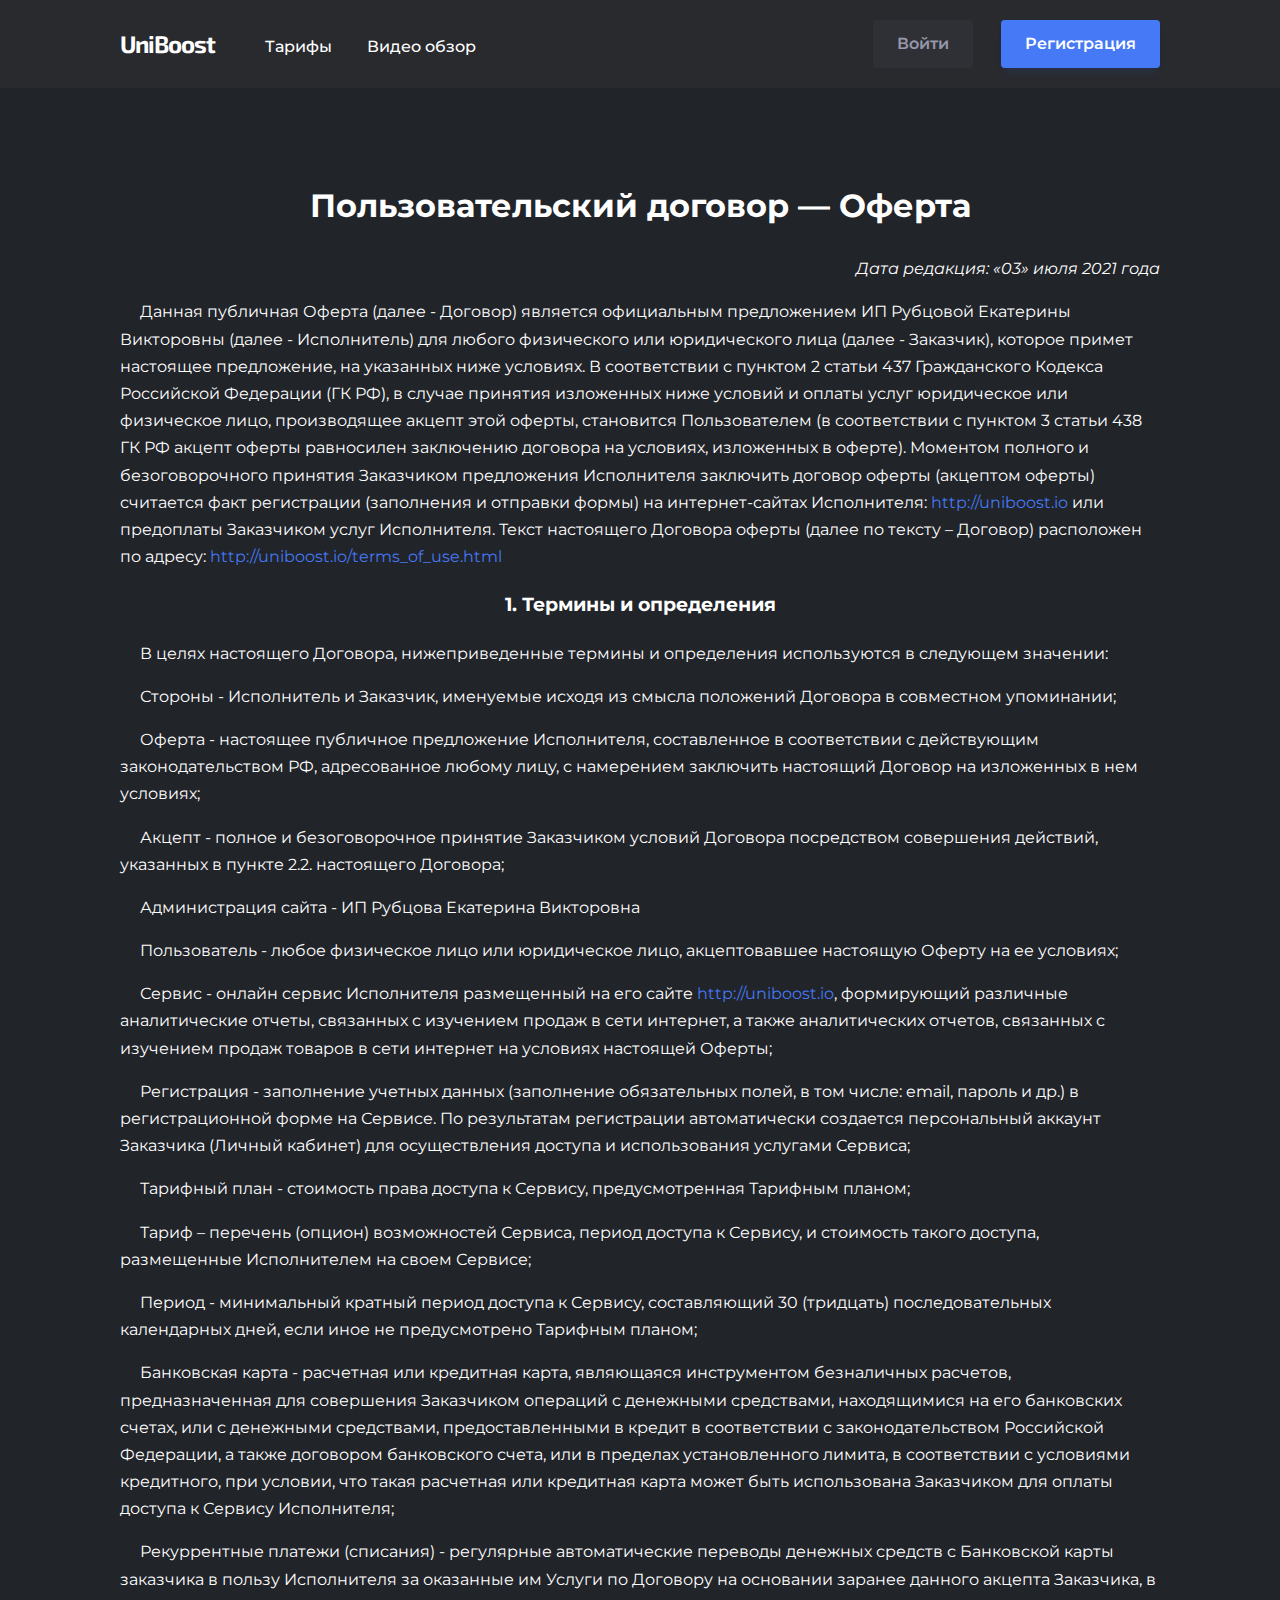
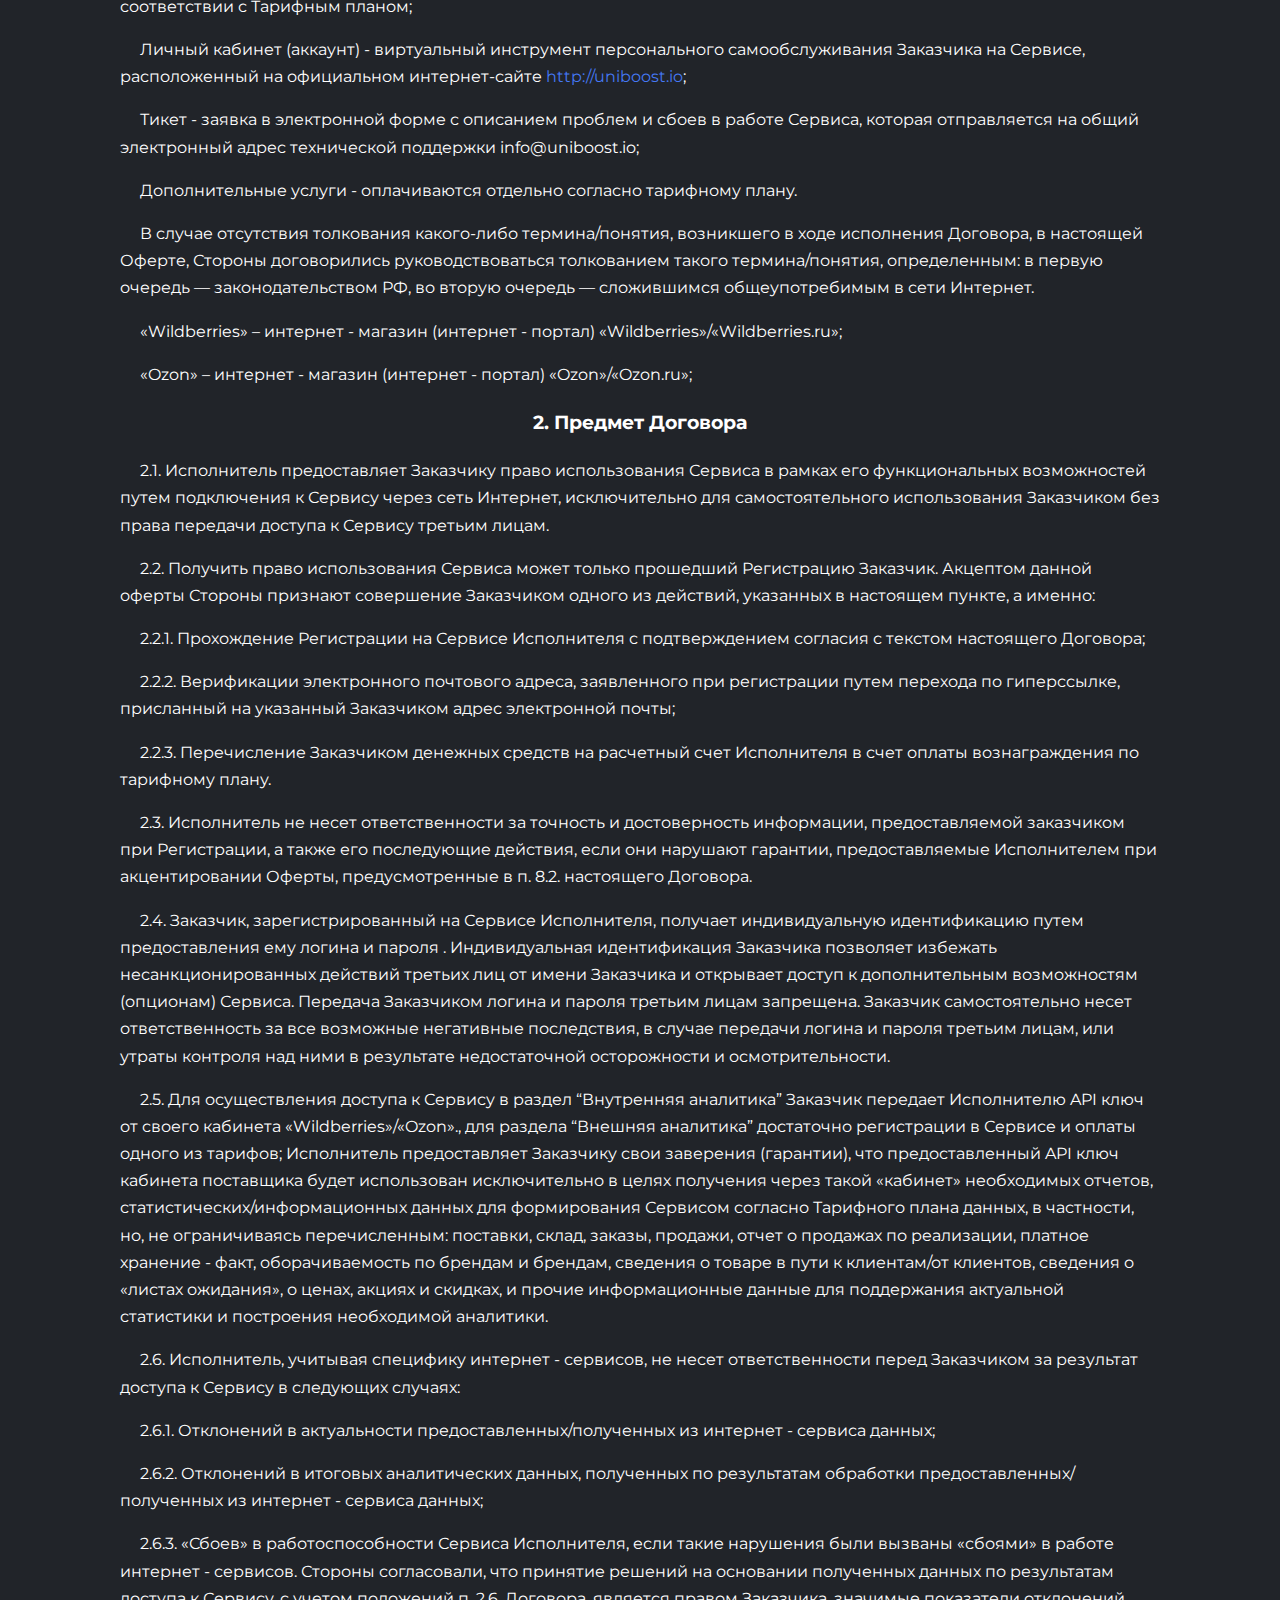
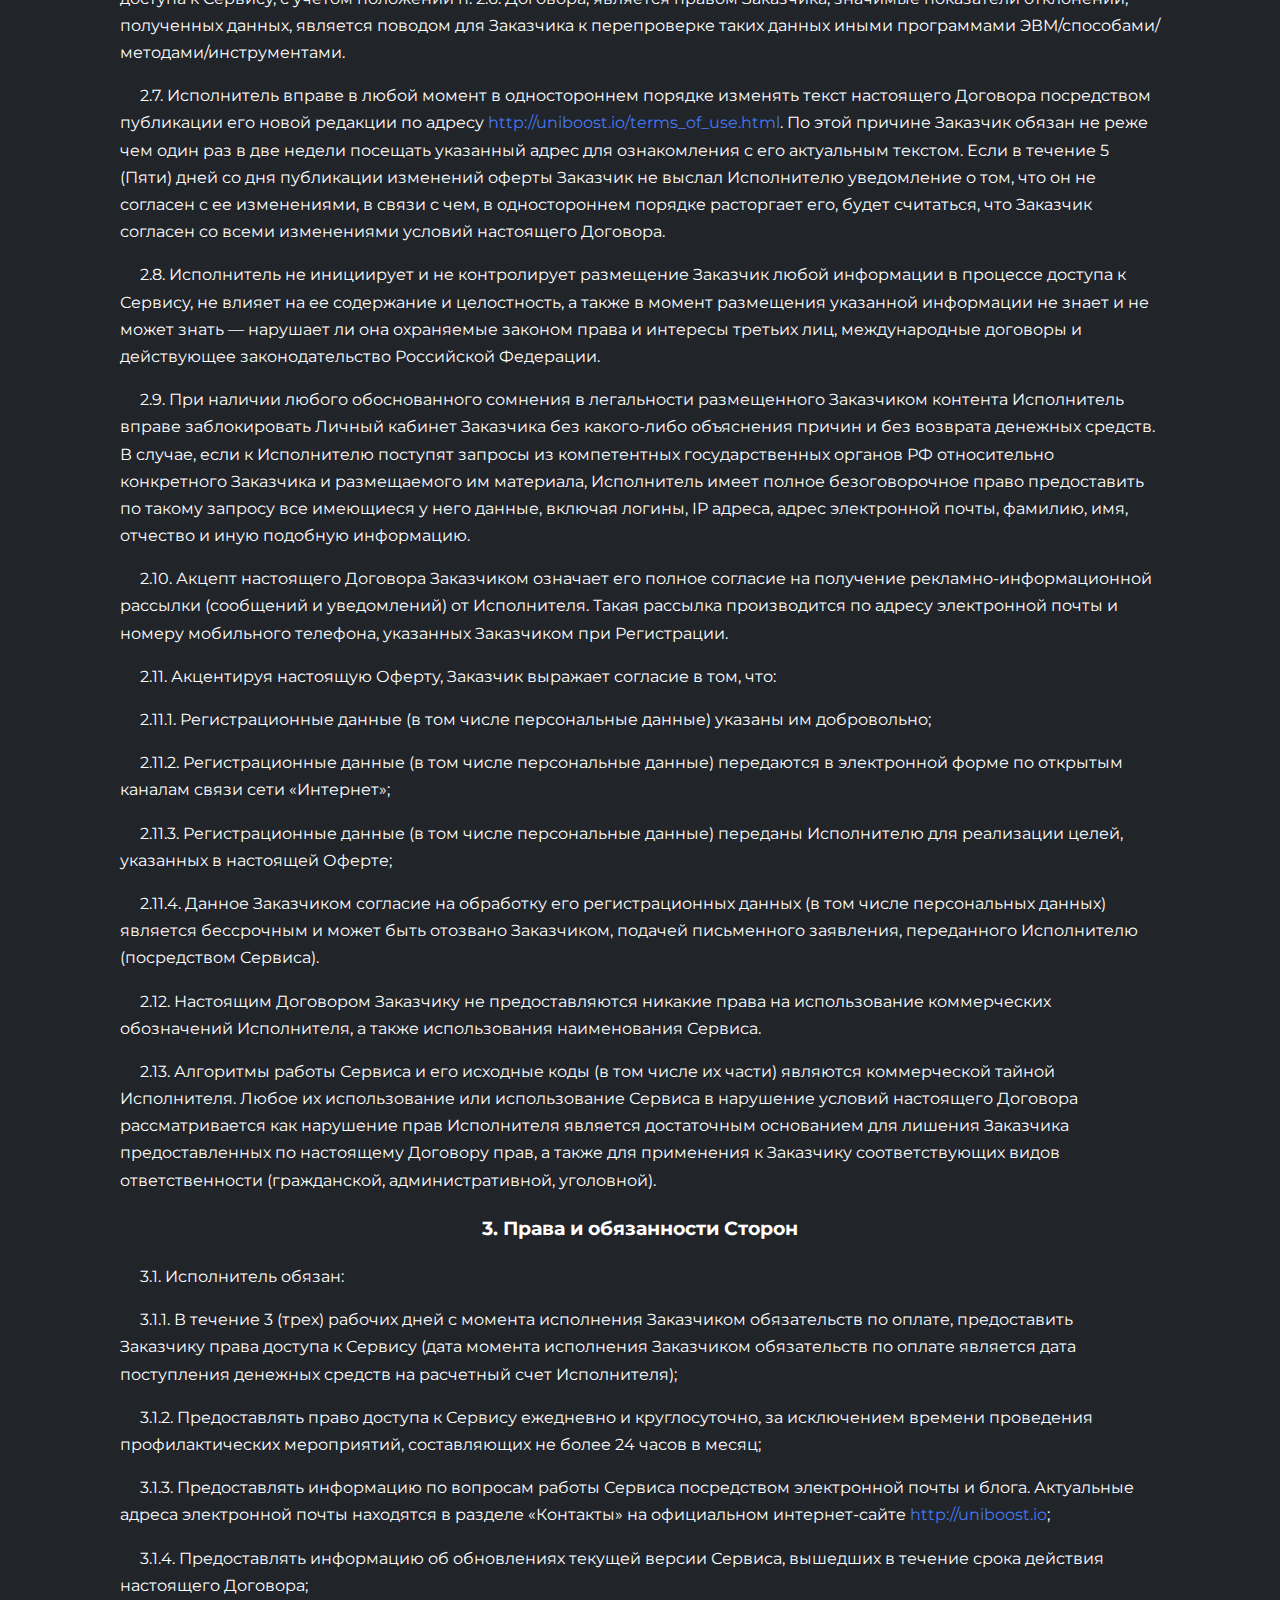
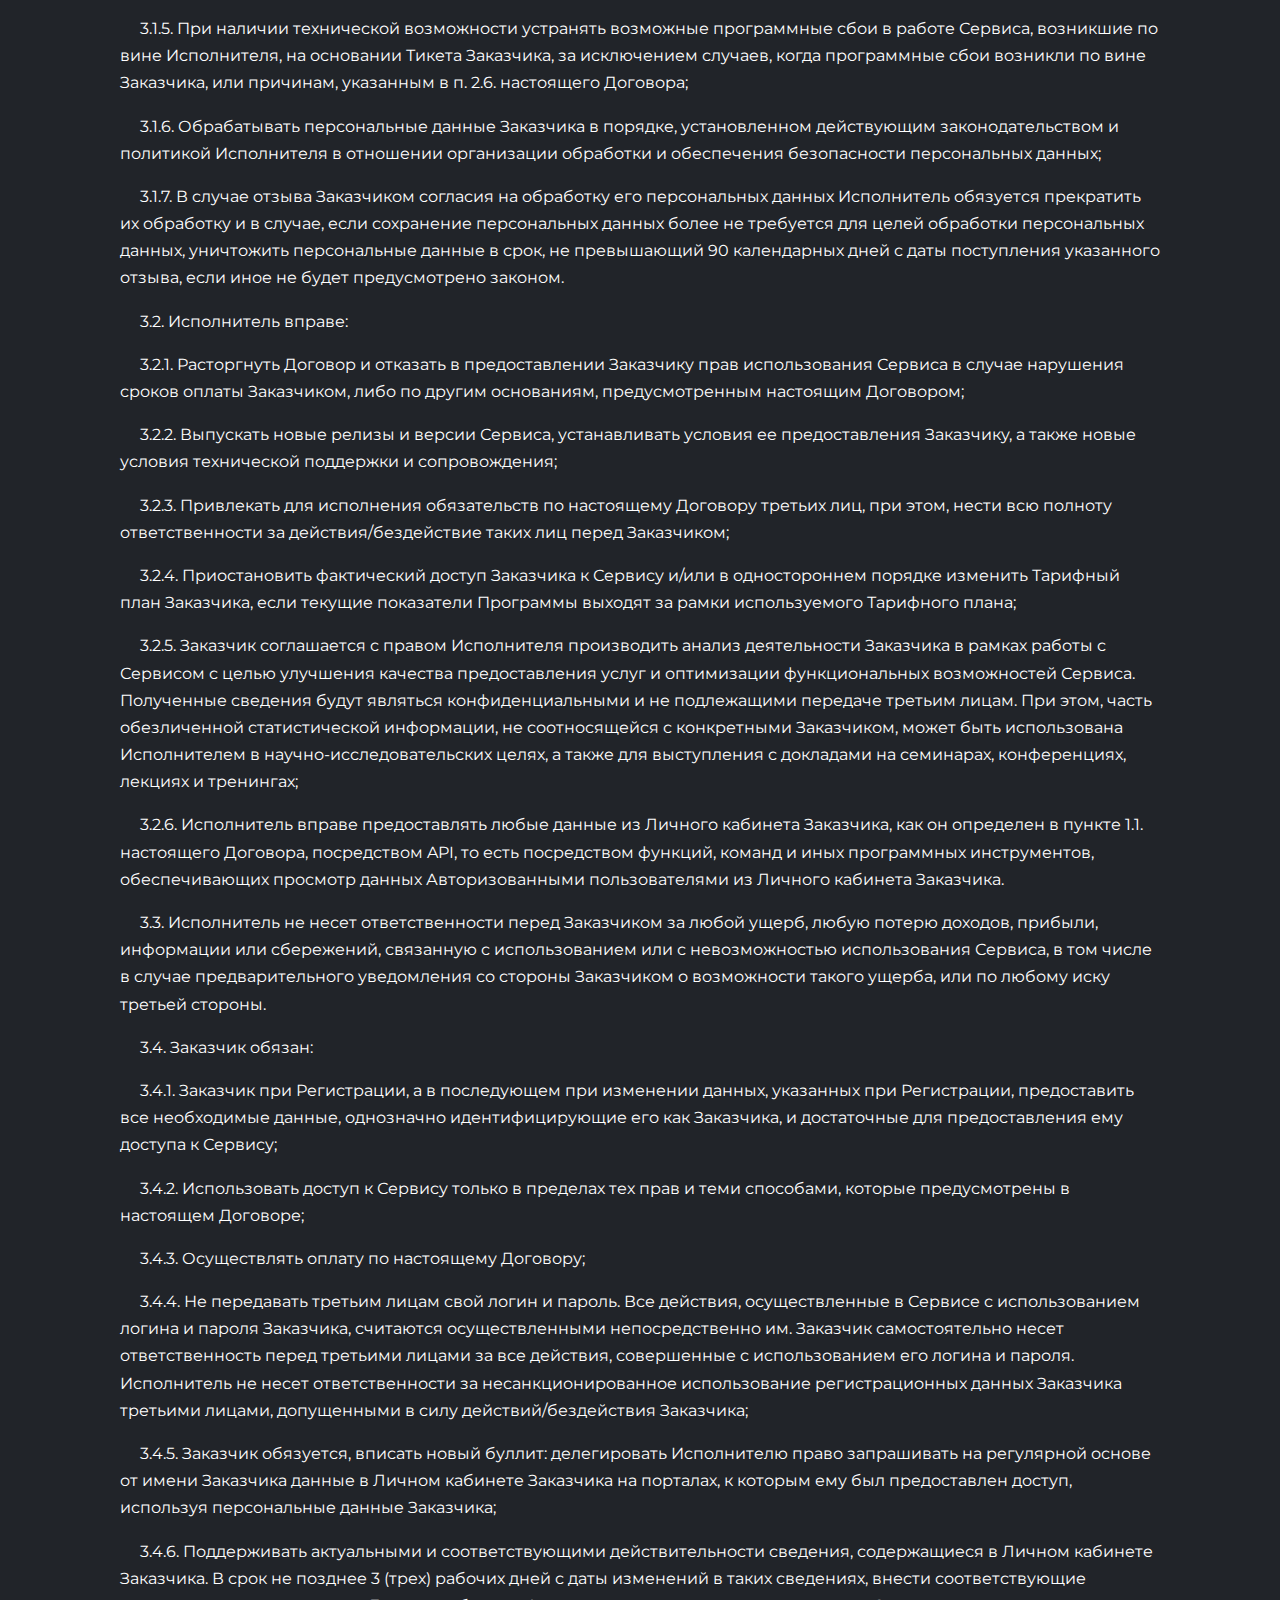
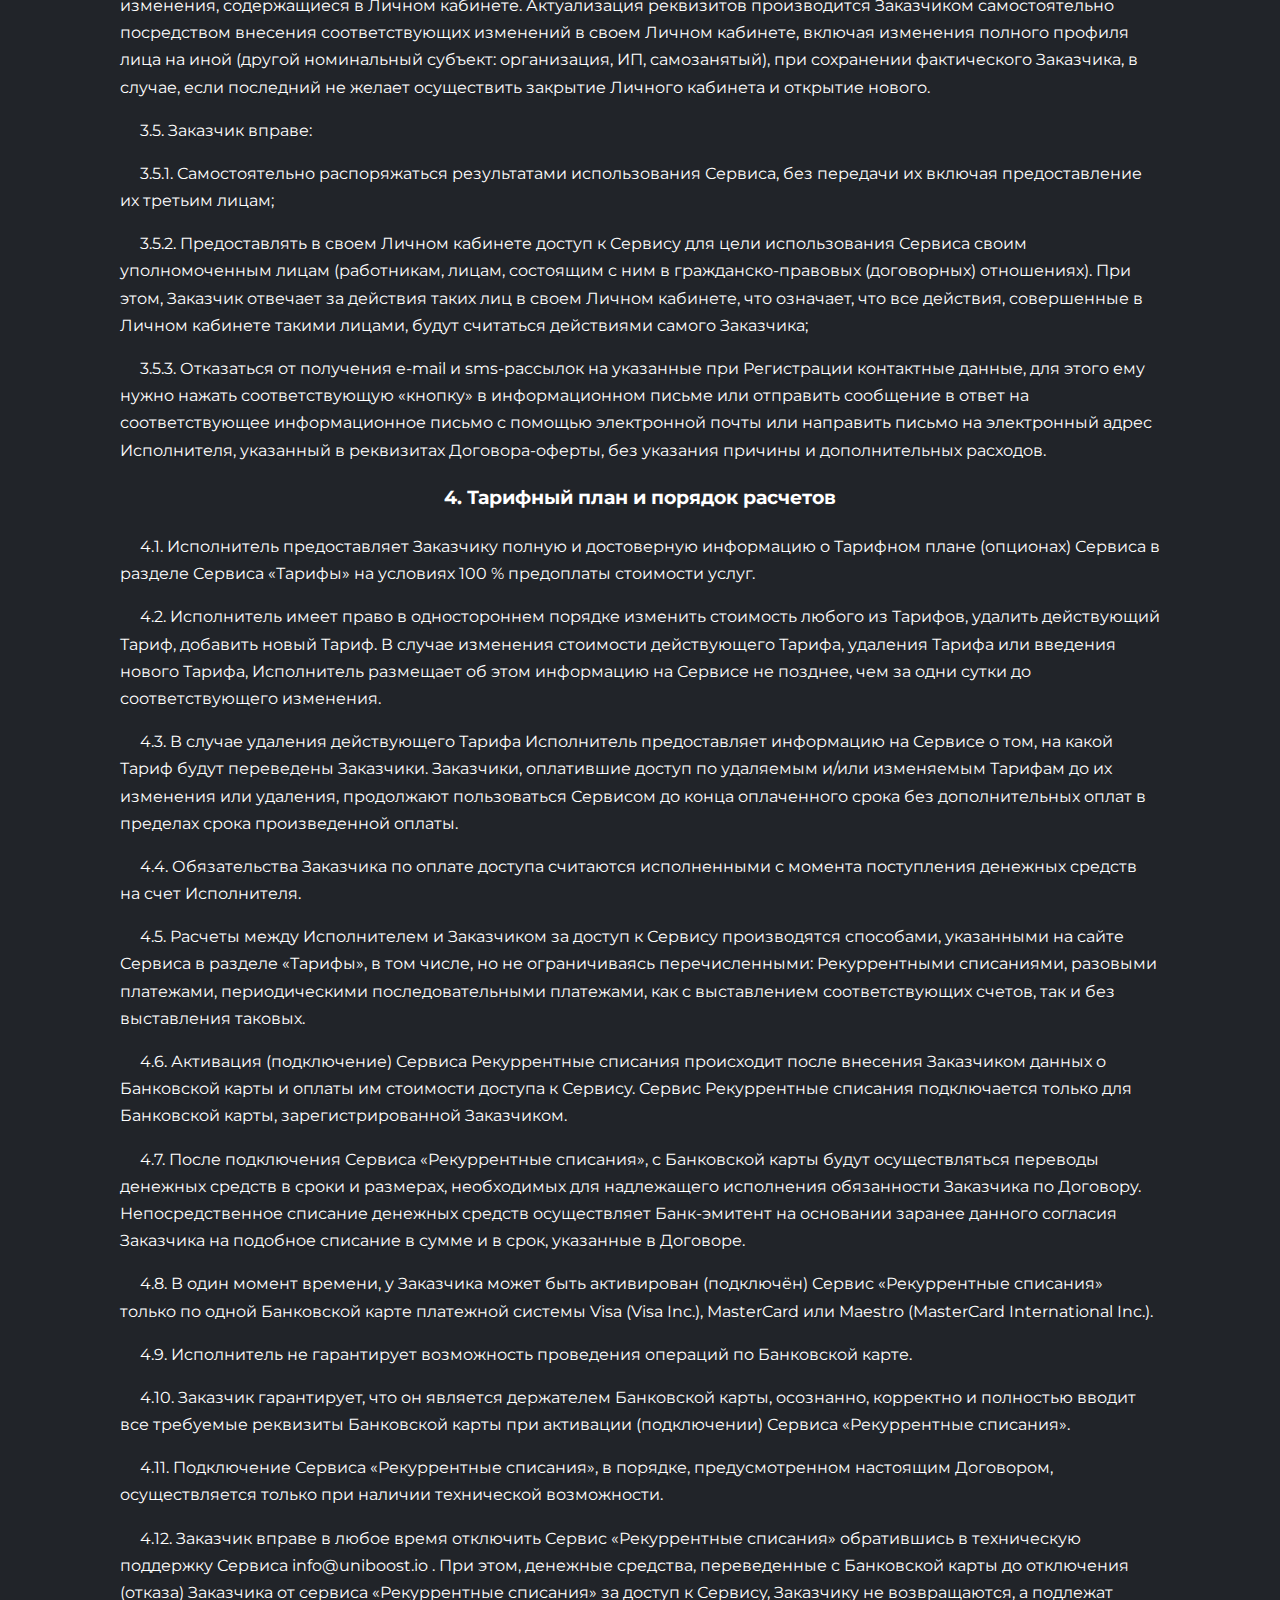
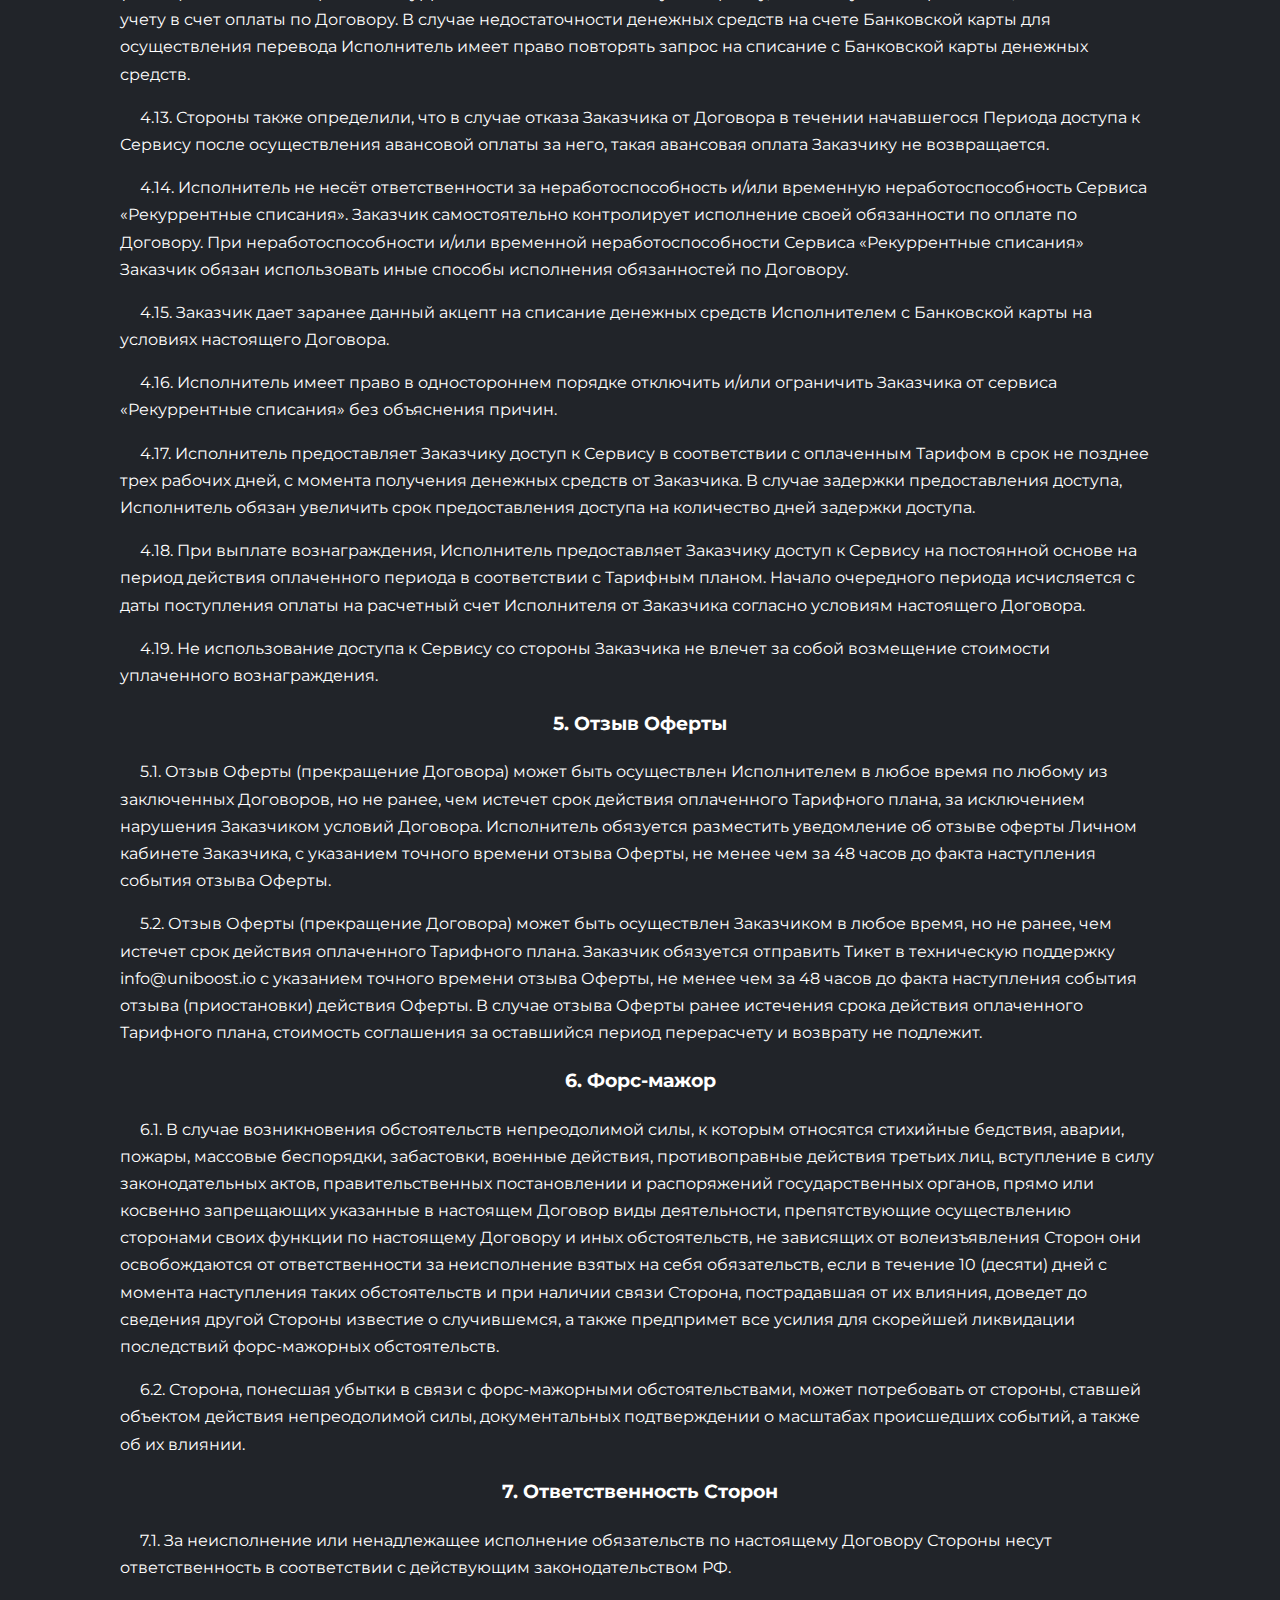
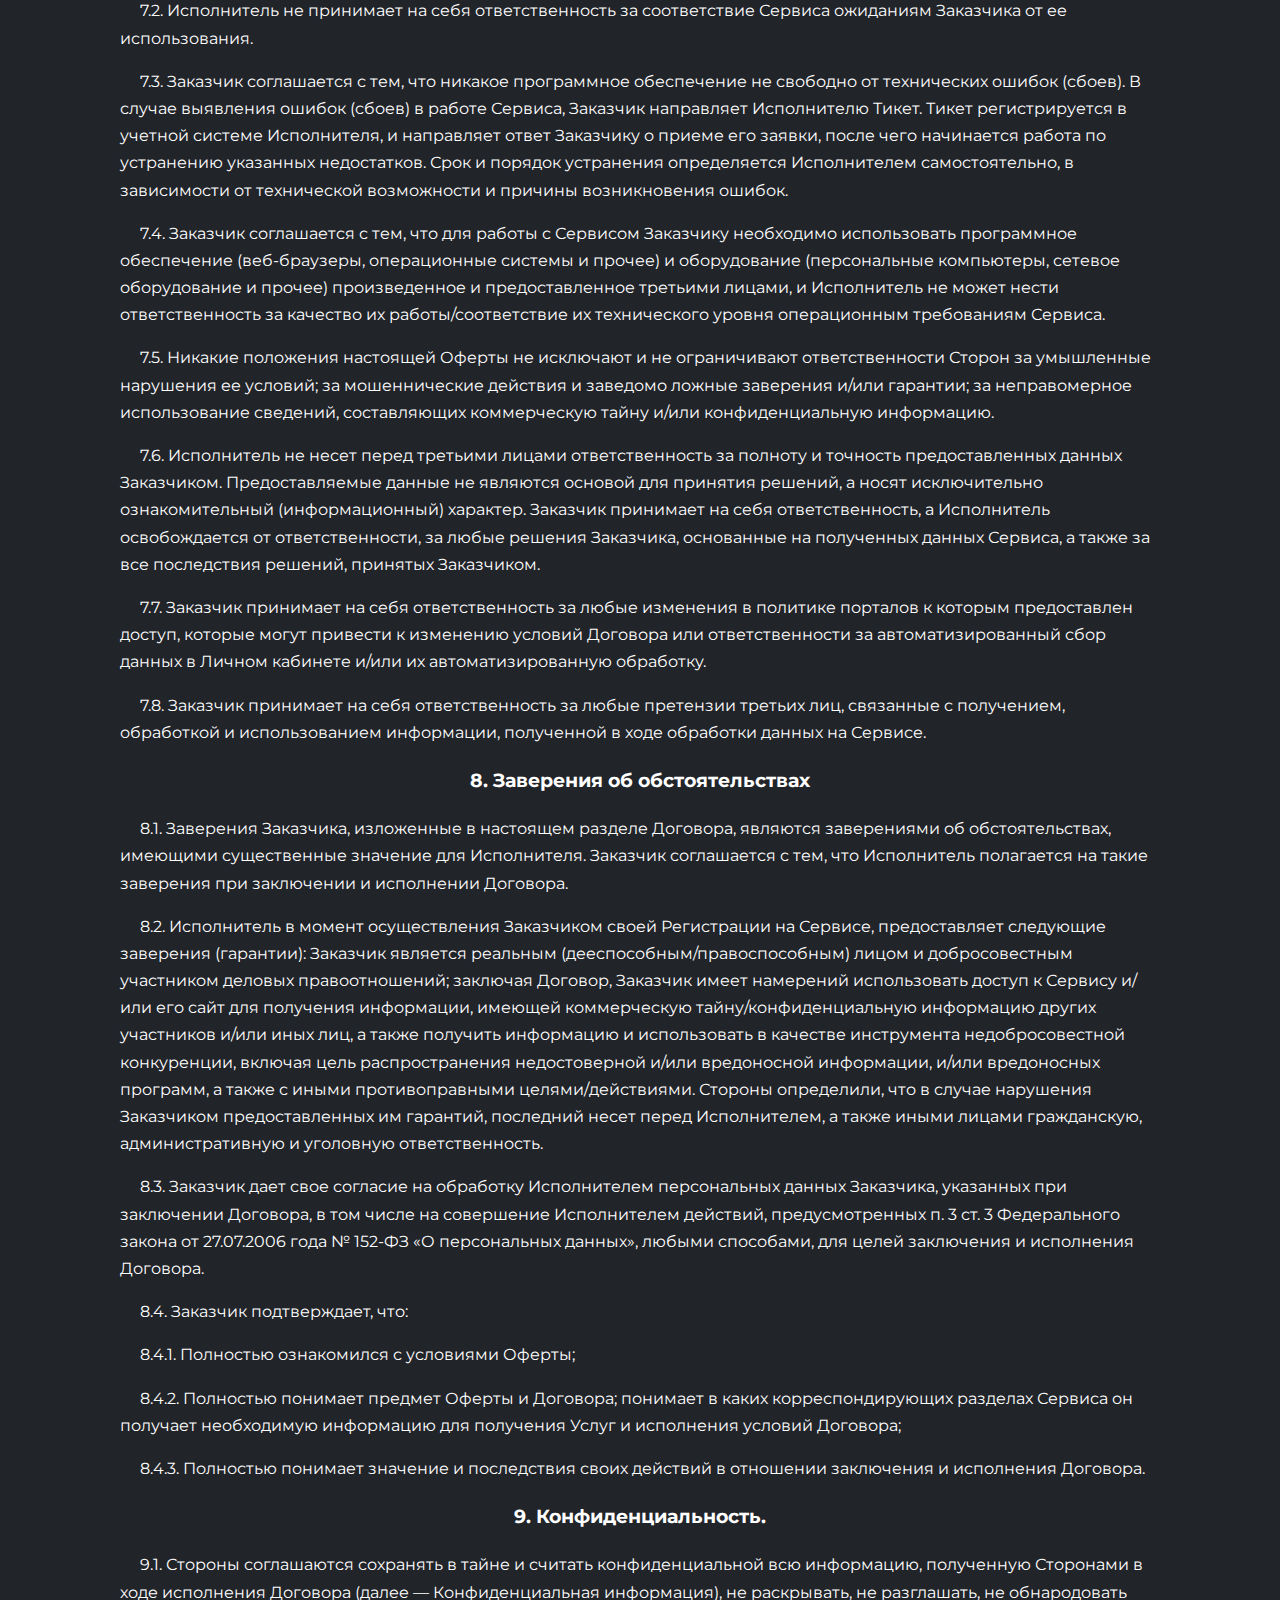
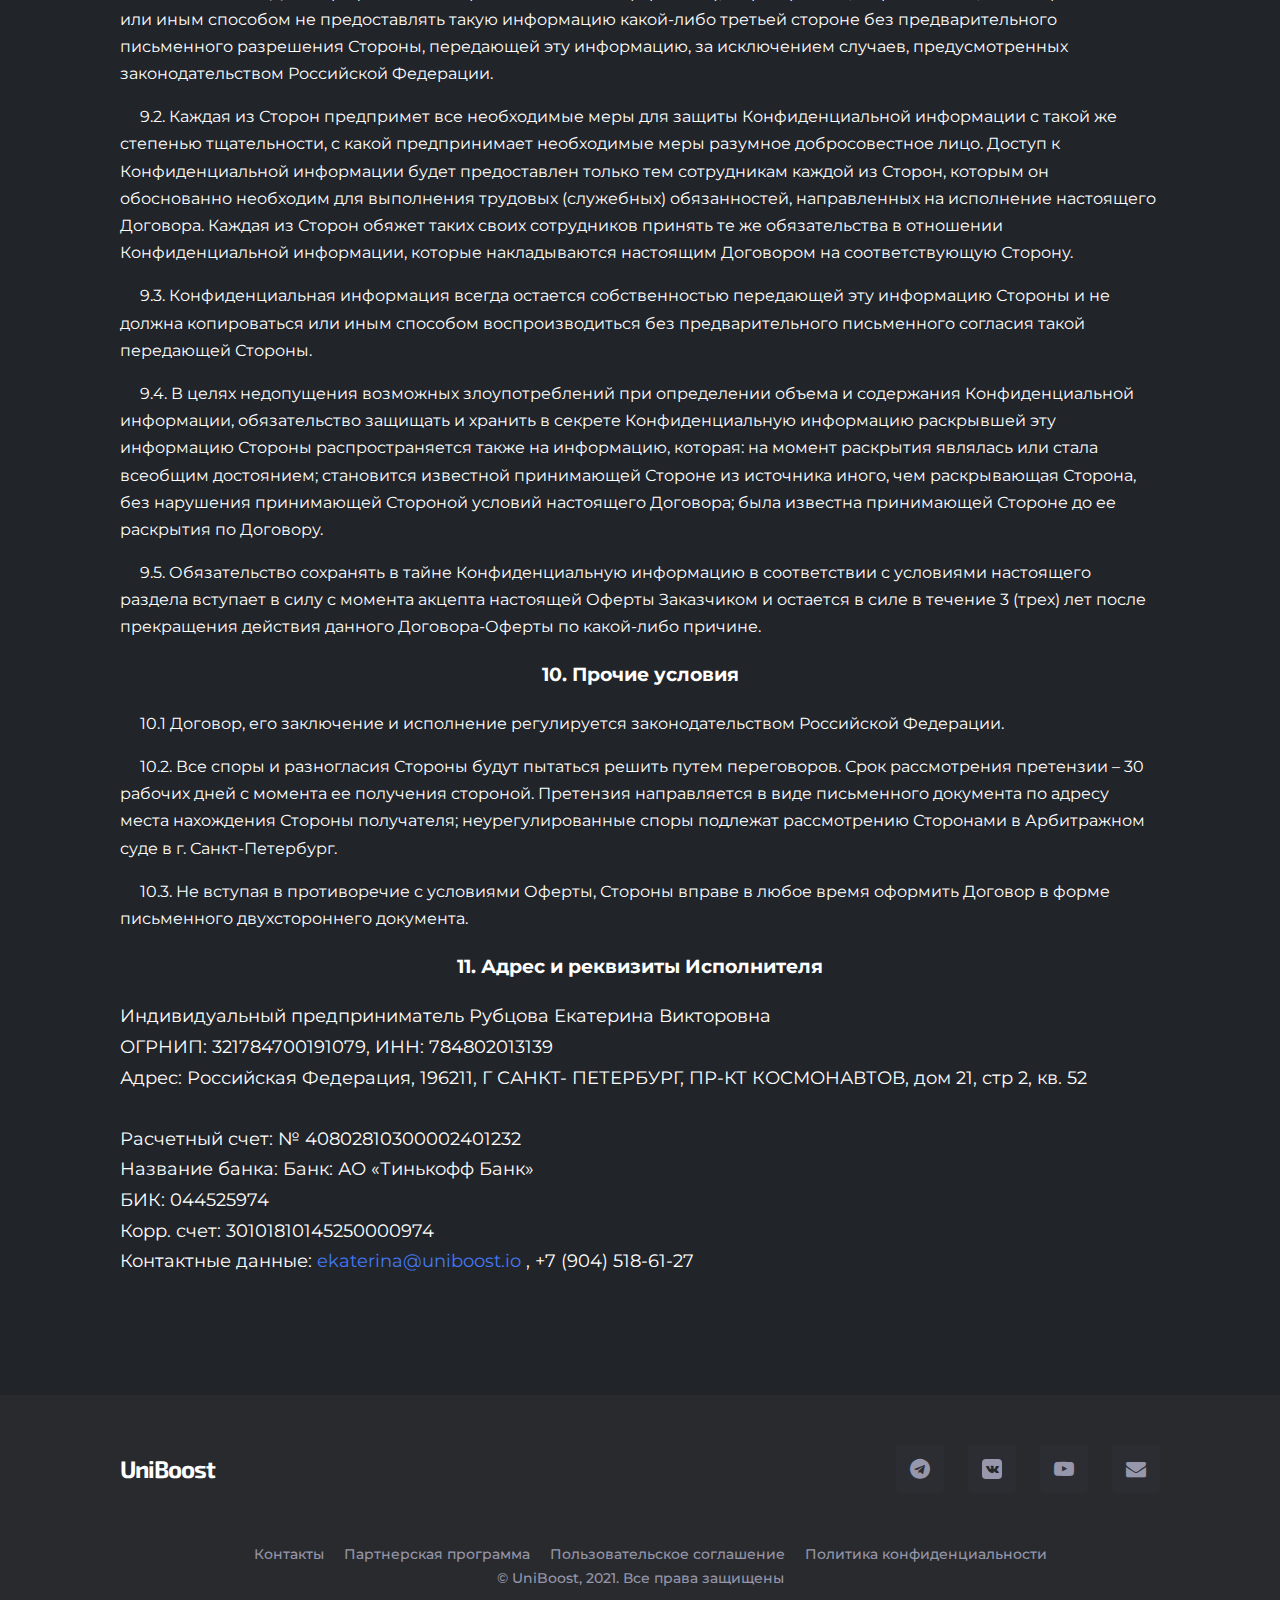
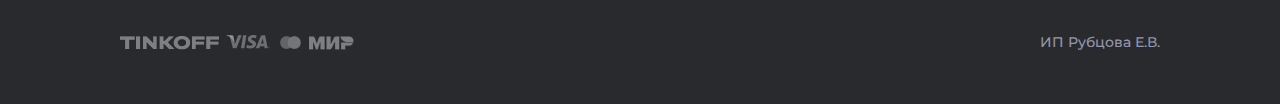
<file: docs/terms_of_use.html>
<!DOCTYPE html>
<html lang="en">
<head>
    <meta charset="UTF-8">
    <meta http-equiv="X-UA-Compatible" content="IE=edge">
    <meta name="viewport" content="width=device-width, initial-scale=1.0">
    <link rel="preconnect" href="https://fonts.googleapis.com">
    <link rel="preconnect" href="https://fonts.gstatic.com" crossorigin>
    <link href="https://fonts.googleapis.com/css2?family=Exo+2:wght@700&family=Montserrat:wght@400;500;600;700&display=swap" rel="stylesheet">
    <link rel="stylesheet" href="font-awesome-4.7.0/css/font-awesome.min.css">
    <title>Пользовательское соглашение</title>
    <link rel="stylesheet" href="css/style.css?13">
</head>
<body>

    <header class="header">
        <div class="container header__container" >
            <div class="header__logo">
                <a href="index.html" class="header-logo">UniBoost</a>
            </div>
            
            <div class="header__menu" data-menu>
                <nav class="header-menu">
                    <div class="header__list">
                        <div class="header__list-item header__list-item--secondary" data-button-to-market data-menu-item>Тарифы</div>
                        <div class="header__list-item header__list-item--secondary" data-video-open-button data-menu-item>Видео обзор</div>
                    </div>
                    <div class="header__buttons">
                        <a href="http://google.com" class="button button--secondary" data-menu-item>Войти</a>
                        <a href="http://google.com" class="button button--primary" data-menu-item>Регистрация</a>
                    </div>
                </nav>
            </div>
            <div class="header__menu-icon" data-menu-icon></div>
        </div>
    </header>

    <main class="main main--full-page">
        <section class="section section--secondary section--full-page">
            <div class="container light-text">
                <h1>Пользовательский договор — Оферта</h1>
                <p align="right" style="font-style: italic;">Дата редакция: «03» июля 2021 года</p>  
                <p>Данная публичная Оферта (далее - Договор) является официальным предложением ИП Рубцовой Екатерины Викторовны (далее - Исполнитель) для любого физического или юридического лица (далее - Заказчик), которое примет настоящее предложение, на указанных ниже условиях. В соответствии с пунктом 2 статьи 437 Гражданского Кодекса Российской Федерации (ГК РФ), в случае принятия изложенных ниже условий и оплаты услуг юридическое или физическое лицо, производящее акцепт этой оферты, становится Пользователем (в соответствии с пунктом 3 статьи 438 ГК РФ акцепт оферты равносилен заключению договора на условиях, изложенных в оферте). Моментом полного и безоговорочного принятия Заказчиком предложения Исполнителя заключить договор оферты (акцептом оферты) считается факт регистрации (заполнения и отправки формы) на интернет-сайтах Исполнителя: <a href="http://uniboost.io" class="link" target="_blank">http://uniboost.io</a> или предоплаты Заказчиком услуг Исполнителя. Текст настоящего Договора оферты (далее по тексту – Договор) расположен по адресу: <a href="http://uniboost.io/terms_of_use.html" class="link" target="_blank">http://uniboost.io/terms_of_use.html</a></p>
                <h3>1. Термины и определения</h3>
                <p>В целях настоящего Договора, нижеприведенные термины и определения используются в следующем значении:</p>
                <p>Стороны - Исполнитель и Заказчик, именуемые исходя из смысла положений Договора в совместном упоминании;</p>
                <p>Оферта - настоящее публичное предложение Исполнителя, составленное в соответствии с действующим законодательством РФ, адресованное любому лицу, с намерением заключить настоящий Договор на изложенных в нем условиях;</p>
                <p>Акцепт - полное и безоговорочное принятие Заказчиком условий Договора посредством совершения действий, указанных в пункте 2.2. настоящего Договора;</p>
                <p>Администрация сайта - ИП Рубцова Екатерина Викторовна</p> 
                <p>Пользователь - любое физическое лицо или юридическое лицо, акцептовавшее настоящую Оферту на ее условиях;</p>
                <p>Сервис - онлайн сервис Исполнителя размещенный на его сайте <a href="http://uniboost.io" class="link" target="_blank">http://uniboost.io</a>, формирующий различные аналитические отчеты, связанных с изучением продаж в сети интернет, а также аналитических отчетов, связанных с изучением продаж товаров в сети интернет на условиях настоящей Оферты;</p>
                <p>Регистрация - заполнение учетных данных (заполнение обязательных полей, в том числе: email, пароль и др.) в регистрационной форме на Сервисе. По результатам регистрации автоматически создается персональный аккаунт Заказчика (Личный кабинет) для осуществления доступа и использования услугами Сервиса;</p>
                <p>Тарифный план - стоимость права доступа к Сервису, предусмотренная Тарифным планом;</p>
                <p>Тариф – перечень (опцион) возможностей Сервиса, период доступа к Сервису, и стоимость такого доступа, размещенные Исполнителем на своем Сервисе;</p>
                <p>Период - минимальный кратный период доступа к Сервису, составляющий 30 (тридцать) последовательных календарных дней, если иное не предусмотрено Тарифным планом;</p>
                <p>Банковская карта - расчетная или кредитная карта, являющаяся инструментом безналичных расчетов, предназначенная для совершения Заказчиком операций с денежными средствами, находящимися на его банковских счетах, или с денежными средствами, предоставленными в кредит в соответствии с законодательством Российской Федерации, а также договором банковского счета, или в пределах установленного лимита, в соответствии с условиями кредитного, при условии, что такая расчетная или кредитная карта может быть использована Заказчиком для оплаты доступа к Сервису Исполнителя;</p>
                <p>Рекуррентные платежи (списания) - регулярные автоматические переводы денежных средств с Банковской карты заказчика в пользу Исполнителя за оказанные им Услуги по Договору на основании заранее данного акцепта Заказчика, в соответствии с Тарифным планом;</p>
                <p>Личный кабинет (аккаунт) - виртуальный инструмент персонального самообслуживания Заказчика на Сервисе, расположенный на официальном интернет-сайте <a href="http://uniboost.io" class="link" target="_blank">http://uniboost.io</a>;</p>
                <p>Тикет - заявка в электронной форме с описанием проблем и сбоев в работе Сервиса, которая отправляется на общий электронный адрес технической поддержки info@uniboost.io;</p>
                <p>Дополнительные услуги - оплачиваются отдельно согласно тарифному плану.</p>  
                <p>В случае отсутствия толкования какого-либо термина/понятия, возникшего в ходе исполнения Договора, в настоящей Оферте, Стороны договорились руководствоваться толкованием такого термина/понятия, определенным: в первую очередь — законодательством РФ, во вторую очередь — сложившимся общеупотребимым в сети Интернет.</p>
                <p>«Wildberries» – интернет - магазин (интернет - портал) «Wildberries»/«Wildberries.ru»;</p>
                <p>«Ozon» – интернет - магазин (интернет - портал) «Ozon»/«Ozon.ru»;</p>

                <h3>2. Предмет Договора</h3>
                <p>2.1. Исполнитель предоставляет Заказчику право использования  Сервиса в рамках его функциональных возможностей путем подключения к Сервису через сеть Интернет, исключительно для самостоятельного использования Заказчиком без права передачи доступа к Сервису третьим лицам.</p>
                <p>2.2. Получить право использования Сервиса может только прошедший Регистрацию Заказчик. Акцептом данной оферты Стороны признают совершение Заказчиком одного из действий, указанных в настоящем пункте, а именно:</p> 
                <p>2.2.1. Прохождение Регистрации на Сервисе Исполнителя с подтверждением согласия с текстом настоящего Договора;</p>
                <p>2.2.2. Верификации электронного почтового адреса, заявленного при регистрации путем перехода по гиперссылке, присланный на указанный Заказчиком адрес электронной почты;</p>
                <p>2.2.3. Перечисление Заказчиком денежных средств на расчетный счет Исполнителя в счет оплаты вознаграждения по тарифному плану.</p>
                <p>2.3. Исполнитель не несет ответственности за точность и достоверность информации, предоставляемой заказчиком при Регистрации, а также его последующие действия, если они нарушают гарантии, предоставляемые Исполнителем при акцентировании Оферты, предусмотренные в п. 8.2. настоящего Договора.</p>
                <p>2.4. Заказчик, зарегистрированный на Сервисе Исполнителя, получает индивидуальную идентификацию путем предоставления ему логина и пароля . Индивидуальная идентификация Заказчика позволяет избежать несанкционированных действий третьих лиц от имени Заказчика и открывает доступ к дополнительным возможностям (опционам) Сервиса. Передача Заказчиком логина и пароля третьим лицам запрещена. Заказчик самостоятельно несет ответственность за все возможные негативные последствия, в случае передачи логина и пароля третьим лицам, или утраты контроля над ними в результате недостаточной осторожности и осмотрительности.</p>
                <p>2.5. Для осуществления доступа к Сервису в раздел “Внутренняя аналитика” Заказчик передает Исполнителю API ключ  от своего кабинета «Wildberries»/«Ozon»., для раздела “Внешняя аналитика” достаточно регистрации в Сервисе и оплаты одного из тарифов; Исполнитель предоставляет Заказчику свои заверения (гарантии), что предоставленный API ключ кабинета поставщика будет использован исключительно в целях получения через такой «кабинет» необходимых отчетов, статистических/информационных данных для формирования Сервисом согласно Тарифного плана данных, в частности, но, не ограничиваясь перечисленным: поставки, склад, заказы, продажи, отчет о продажах по реализации, платное хранение - факт, оборачиваемость по брендам и брендам, сведения о товаре в пути к клиентам/от клиентов, сведения о «листах ожидания», о ценах, акциях и скидках, и прочие информационные данные для поддержания актуальной статистики и построения необходимой аналитики.</p>
                <p>2.6. Исполнитель, учитывая специфику интернет - сервисов, не несет ответственности перед Заказчиком за результат доступа к Сервису в следующих случаях:</p>
                <p>2.6.1. Отклонений в актуальности предоставленных/полученных из интернет - сервиса  данных;</p>
                <p>2.6.2. Отклонений в итоговых аналитических данных, полученных по результатам обработки предоставленных/полученных из интернет - сервиса данных;</p>
                <p>2.6.3. «Сбоев» в работоспособности Сервиса Исполнителя, если такие нарушения были вызваны «сбоями» в работе интернет - сервисов. Стороны согласовали, что принятие решений на основании полученных данных по результатам доступа к Сервису, с учетом положений п. 2.6. Договора, является правом Заказчика, значимые показатели отклонений, полученных данных, является поводом для Заказчика к перепроверке таких данных иными программами ЭВМ/способами/методами/инструментами.</p>
                <p>2.7. Исполнитель вправе в любой момент в одностороннем порядке изменять текст настоящего Договора посредством публикации его новой редакции по адресу <a href="http://uniboost.io/terms_of_use.html" class="link" target="_blank">http://uniboost.io/terms_of_use.html</a>. По этой причине Заказчик обязан не реже чем один раз в две недели посещать указанный адрес для ознакомления с его актуальным текстом. Если в течение 5 (Пяти) дней со дня публикации изменений оферты Заказчик не выслал Исполнителю уведомление о том, что он не согласен с ее изменениями, в связи с чем, в одностороннем порядке расторгает его, будет считаться, что Заказчик согласен со всеми изменениями условий настоящего Договора.</p>
                <p>2.8. Исполнитель не инициирует и не контролирует размещение Заказчик любой информации в процессе доступа к Сервису, не влияет на ее содержание и целостность, а также в момент размещения указанной информации не знает и не может знать — нарушает ли она охраняемые законом права и интересы третьих лиц, международные договоры и действующее законодательство Российской Федерации.</p>
                <p>2.9. При наличии любого обоснованного сомнения в легальности размещенного Заказчиком контента Исполнитель вправе заблокировать Личный кабинет Заказчика без какого-либо объяснения причин и без возврата денежных средств. В случае, если к Исполнителю поступят запросы из компетентных государственных органов РФ относительно конкретного Заказчика и размещаемого им материала, Исполнитель имеет полное безоговорочное право предоставить по такому запросу все имеющиеся у него данные, включая логины, IP адреса, адрес электронной почты, фамилию, имя, отчество и иную подобную информацию.</p>
                <p>2.10. Акцепт настоящего Договора Заказчиком означает его полное согласие на получение рекламно-информационной рассылки (сообщений и уведомлений) от Исполнителя. Такая рассылка производится по адресу электронной почты и номеру мобильного телефона, указанных Заказчиком при Регистрации.</p>
                <p>2.11. Акцентируя настоящую Оферту, Заказчик выражает согласие в том, что:</p>
                <p>2.11.1. Регистрационные данные (в том числе персональные данные) указаны им добровольно;</p>
                <p>2.11.2. Регистрационные данные (в том числе персональные данные) передаются в электронной форме по открытым каналам связи сети «Интернет»;</p>
                <p>2.11.3. Регистрационные данные (в том числе персональные данные) переданы Исполнителю для реализации целей, указанных в настоящей Оферте;</p>
                <p>2.11.4. Данное Заказчиком согласие на обработку его регистрационных данных (в том числе персональных данных) является бессрочным и может быть отозвано Заказчиком, подачей письменного заявления, переданного Исполнителю (посредством Сервиса).</p>
                <p>2.12. Настоящим Договором Заказчику не предоставляются никакие права на использование коммерческих обозначений Исполнителя, а также использования наименования Сервиса.</p>
                <p>2.13. Алгоритмы работы Сервиса и его исходные коды (в том числе их части) являются коммерческой тайной Исполнителя. Любое их использование или использование Сервиса в нарушение условий настоящего Договора рассматривается как нарушение прав Исполнителя является достаточным основанием для лишения Заказчика предоставленных по настоящему Договору прав, а также для применения к Заказчику соответствующих видов ответственности (гражданской, административной, уголовной).</p>
                <h3>3. Права и обязанности Сторон</h3>
                <p>3.1. Исполнитель обязан:</p>
                <p>3.1.1. В течение 3 (трех) рабочих дней с момента исполнения Заказчиком обязательств по оплате, предоставить Заказчику права доступа к Сервису (дата момента исполнения Заказчиком обязательств по оплате является дата поступления денежных средств на расчетный счет Исполнителя);</p>
                <p>3.1.2. Предоставлять право доступа к Сервису ежедневно и круглосуточно, за исключением времени проведения профилактических мероприятий, составляющих не более 24 часов в месяц;</p>
                <p>3.1.3. Предоставлять информацию по вопросам работы Сервиса посредством электронной почты и блога. Актуальные адреса электронной почты находятся в разделе «Контакты» на официальном интернет-сайте <a href="http://uniboost.io" class="link" target="_blank">http://uniboost.io</a>;</p>
                <p>3.1.4. Предоставлять информацию об обновлениях текущей версии Сервиса, вышедших в течение срока действия настоящего Договора;</p>
                <p>3.1.5. При наличии технической возможности устранять возможные программные сбои в работе Сервиса, возникшие по вине Исполнителя, на основании Тикета Заказчика, за исключением случаев, когда программные сбои возникли по вине Заказчика, или причинам, указанным в п. 2.6. настоящего Договора;</p>
                <p>3.1.6. Обрабатывать персональные данные Заказчика в порядке, установленном действующим законодательством и политикой Исполнителя в отношении организации обработки и обеспечения безопасности персональных данных;</p>
                <p>3.1.7. В случае отзыва Заказчиком согласия на обработку его персональных данных Исполнитель обязуется прекратить их обработку и в случае, если сохранение персональных данных более не требуется для целей обработки персональных данных, уничтожить персональные данные в срок, не превышающий 90 календарных дней с даты поступления указанного отзыва, если иное не будет предусмотрено законом.</p>
                <p>3.2. Исполнитель вправе:</p>
                <p>3.2.1. Расторгнуть Договор и отказать в предоставлении Заказчику прав использования Сервиса в случае нарушения сроков оплаты Заказчиком, либо по другим основаниям, предусмотренным настоящим Договором;</p>
                <p>3.2.2. Выпускать новые релизы и версии Сервиса, устанавливать условия ее предоставления Заказчику, а также новые условия технической поддержки и сопровождения;</p>
                <p>3.2.3. Привлекать для исполнения обязательств по настоящему Договору третьих лиц, при этом, нести всю полноту ответственности за действия/бездействие таких лиц перед Заказчиком;</p>
                <p>3.2.4. Приостановить фактический доступ Заказчика к Сервису и/или в одностороннем порядке изменить Тарифный план Заказчика, если текущие показатели Программы выходят за рамки используемого Тарифного плана;</p>
                <p>3.2.5. Заказчик соглашается с правом Исполнителя производить анализ деятельности Заказчика в рамках работы с Сервисом с целью улучшения качества предоставления услуг и оптимизации функциональных возможностей Сервиса. Полученные сведения будут являться конфиденциальными и не подлежащими передаче третьим лицам. При этом, часть обезличенной статистической информации, не соотносящейся с конкретными Заказчиком, может быть использована Исполнителем в научно-исследовательских целях, а также для выступления с докладами на семинарах, конференциях, лекциях и тренингах;</p>
                <p>3.2.6. Исполнитель вправе предоставлять любые данные из Личного кабинета Заказчика, как он определен в пункте 1.1. настоящего Договора, посредством API, то есть посредством функций, команд и иных программных инструментов, обеспечивающих просмотр данных Авторизованными пользователями из Личного кабинета Заказчика.</p>
                <p>3.3. Исполнитель не несет ответственности перед Заказчиком за любой ущерб, любую потерю доходов, прибыли, информации или сбережений, связанную с использованием или с невозможностью использования Сервиса, в том числе в случае предварительного уведомления со стороны Заказчиком о возможности такого ущерба, или по любому иску третьей стороны.</p>
                <p>3.4. Заказчик обязан:</p>
                <p>3.4.1. Заказчик при Регистрации, а в последующем при изменении данных, указанных при Регистрации, предоставить все необходимые данные, однозначно идентифицирующие его как Заказчика, и достаточные для предоставления ему доступа к Сервису;</p>
                <p>3.4.2. Использовать доступ к Сервису только в пределах тех прав и теми способами, которые предусмотрены в настоящем Договоре;</p>
                <p>3.4.3. Осуществлять оплату по настоящему Договору;</p>
                <p>3.4.4. Не передавать третьим лицам свой логин и пароль. Все действия, осуществленные в Сервисе с использованием логина и пароля Заказчика, считаются осуществленными непосредственно им. Заказчик самостоятельно несет ответственность перед третьими лицами за все действия, совершенные с использованием его логина и пароля. Исполнитель не несет ответственности за несанкционированное использование регистрационных данных Заказчика третьими лицами, допущенными в силу действий/бездействия Заказчика;</p>
                <p>3.4.5. Заказчик обязуется, вписать новый буллит: делегировать Исполнителю право запрашивать на регулярной основе от имени Заказчика данные в Личном кабинете Заказчика на порталах, к которым ему был предоставлен доступ, используя персональные данные Заказчика;</p>
                <p>3.4.6. Поддерживать актуальными и соответствующими действительности сведения, содержащиеся в Личном кабинете Заказчика. В срок не позднее 3 (трех) рабочих дней с даты изменений в таких сведениях, внести соответствующие изменения, содержащиеся в Личном кабинете. Актуализация реквизитов производится Заказчиком самостоятельно посредством внесения соответствующих изменений в своем Личном кабинете, включая изменения полного профиля лица на иной (другой номинальный субъект: организация, ИП, самозанятый), при сохранении фактического Заказчика, в случае, если последний не желает осуществить закрытие Личного кабинета и открытие нового.</p>
                <p>3.5. Заказчик вправе:</p>
                <p>3.5.1. Самостоятельно распоряжаться результатами использования Сервиса, без передачи их включая предоставление их третьим лицам;</p>
                <p>3.5.2. Предоставлять в своем Личном кабинете доступ к Сервису для цели использования Сервиса своим уполномоченным лицам (работникам, лицам, состоящим с ним в гражданско-правовых (договорных) отношениях). При этом, Заказчик отвечает за действия таких лиц в своем Личном кабинете, что означает, что все действия, совершенные в Личном кабинете такими лицами, будут считаться действиями самого Заказчика;</p>
                <p>3.5.3. Отказаться от получения e-mail и sms-рассылок на указанные при Регистрации контактные данные, для этого ему нужно нажать соответствующую «кнопку» в информационном письме или отправить сообщение в ответ на соответствующее информационное письмо с помощью электронной почты или направить письмо на электронный адрес Исполнителя, указанный в реквизитах Договора-оферты, без указания причины и дополнительных расходов.</p>
                <h3>4. Тарифный план и порядок расчетов</h3>
                <p>4.1. Исполнитель предоставляет Заказчику полную и достоверную информацию о Тарифном плане (опционах) Сервиса в разделе Сервиса «Тарифы» на условиях 100 % предоплаты стоимости услуг.</p> 
                <p>4.2. Исполнитель имеет право в одностороннем порядке изменить стоимость любого из Тарифов, удалить действующий Тариф, добавить новый Тариф. В случае изменения стоимости действующего Тарифа, удаления Тарифа или введения нового Тарифа, Исполнитель размещает об этом информацию на Сервисе не позднее, чем за одни сутки до соответствующего изменения.</p>
                <p>4.3. В случае удаления действующего Тарифа Исполнитель предоставляет информацию на Сервисе о том, на какой Тариф будут переведены Заказчики. Заказчики, оплатившие доступ по удаляемым и/или изменяемым Тарифам до их изменения или удаления, продолжают пользоваться Сервисом до конца оплаченного срока без дополнительных оплат в пределах срока произведенной оплаты.</p>
                <p>4.4. Обязательства Заказчика по оплате доступа считаются исполненными с момента поступления денежных средств на счет Исполнителя.</p>
                <p>4.5. Расчеты между Исполнителем и Заказчиком за доступ к Сервису производятся способами, указанными на сайте Сервиса в разделе «Тарифы», в том числе, но не ограничиваясь перечисленными: Рекуррентными списаниями, разовыми платежами, периодическими последовательными платежами, как с выставлением соответствующих счетов, так и без выставления таковых.</p>
                <p>4.6. Активация (подключение) Сервиса Рекуррентные списания происходит после внесения Заказчиком данных о Банковской карты и оплаты им стоимости доступа к Сервису. Сервис Рекуррентные списания подключается только для Банковской карты, зарегистрированной Заказчиком.</p>
                <p>4.7. После подключения Сервиса «Рекуррентные списания», с Банковской карты будут осуществляться переводы денежных средств в сроки и размерах, необходимых для надлежащего исполнения обязанности Заказчика по Договору. Непосредственное списание денежных средств осуществляет Банк-эмитент на основании заранее данного согласия Заказчика на подобное списание в сумме и в срок, указанные в Договоре.</p>
                <p>4.8. В один момент времени, у Заказчика может быть активирован (подключён) Сервис «Рекуррентные списания» только по одной Банковской карте платежной системы Visa (Visa Inc.), MasterCard или Maestro (MasterCard International Inc.).</p>
                <p>4.9. Исполнитель не гарантирует возможность проведения операций по Банковской карте.</p>
                <p>4.10. Заказчик гарантирует, что он является держателем Банковской карты, осознанно, корректно и полностью вводит все требуемые реквизиты Банковской карты при активации (подключении) Сервиса «Рекуррентные списания».</p>
                <p>4.11. Подключение Сервиса «Рекуррентные списания», в порядке, предусмотренном настоящим Договором, осуществляется только при наличии технической возможности.</p>
                <p>4.12. Заказчик вправе в любое время отключить Сервис «Рекуррентные списания» обратившись в техническую поддержку Сервиса info@uniboost.io . При этом, денежные средства, переведенные с Банковской карты до отключения (отказа) Заказчика от сервиса «Рекуррентные списания» за доступ к Сервису, Заказчику не возвращаются, а подлежат учету в счет оплаты по Договору. В случае недостаточности денежных средств на счете Банковской карты для осуществления перевода Исполнитель имеет право повторять запрос на списание с Банковской карты денежных средств.</p>
                <p>4.13. Стороны также определили, что в случае отказа Заказчика от Договора в течении начавшегося Периода доступа к Сервису после осуществления авансовой оплаты за него, такая авансовая оплата Заказчику не возвращается.</p>
                <p>4.14. Исполнитель не несёт ответственности за неработоспособность и/или временную неработоспособность Сервиса «Рекуррентные списания». Заказчик самостоятельно контролирует исполнение своей обязанности по оплате по Договору. При неработоспособности и/или временной неработоспособности Сервиса «Рекуррентные списания» Заказчик обязан использовать иные способы исполнения обязанностей по Договору.</p>
                <p>4.15. Заказчик дает заранее данный акцепт на списание денежных средств Исполнителем с Банковской карты на условиях настоящего Договора.</p>
                <p>4.16. Исполнитель имеет право в одностороннем порядке отключить и/или ограничить Заказчика от сервиса «Рекуррентные списания» без объяснения причин.</p>
                <p>4.17. Исполнитель предоставляет Заказчику доступ к Сервису в соответствии с оплаченным Тарифом в срок не позднее трех рабочих дней, с момента получения денежных средств от Заказчика. В случае задержки предоставления доступа, Исполнитель обязан увеличить срок предоставления доступа на количество дней задержки доступа.</p>
                <p>4.18. При выплате вознаграждения, Исполнитель предоставляет Заказчику доступ к Сервису на постоянной основе на период действия оплаченного периода в соответствии с Тарифным планом. Начало очередного периода исчисляется с даты поступления оплаты на расчетный счет Исполнителя от Заказчика согласно условиям настоящего Договора.</p>
                <p>4.19. Не использование доступа к Сервису со стороны Заказчика не влечет за собой возмещение стоимости уплаченного вознаграждения.</p>
                <h3>5. Отзыв Оферты</h3>
                <p>5.1. Отзыв Оферты (прекращение Договора) может быть осуществлен Исполнителем в любое время по любому из заключенных Договоров, но не ранее, чем истечет срок действия оплаченного Тарифного плана, за исключением нарушения Заказчиком условий Договора. Исполнитель обязуется разместить уведомление об отзыве оферты Личном кабинете Заказчика, с указанием точного времени отзыва Оферты, не менее чем за 48 часов до факта наступления события отзыва Оферты.</p>
                <p>5.2. Отзыв Оферты (прекращение Договора) может быть осуществлен Заказчиком в любое время, но не ранее, чем истечет срок действия оплаченного Тарифного плана. Заказчик обязуется отправить Тикет в техническую поддержку info@uniboost.io с указанием точного времени отзыва Оферты, не менее чем за 48 часов до факта наступления события отзыва (приостановки) действия Оферты. В случае отзыва Оферты ранее истечения срока действия оплаченного Тарифного плана, стоимость  соглашения за оставшийся период перерасчету и возврату не подлежит.</p>
                <h3>6. Форс-мажор</h3>
                <p>6.1. В случае возникновения обстоятельств непреодолимой силы, к которым относятся стихийные бедствия, аварии, пожары, массовые беспорядки, забастовки, военные действия, противоправные действия третьих лиц, вступление в силу законодательных актов, правительственных постановлении и распоряжений государственных органов, прямо или косвенно запрещающих указанные в настоящем Договор виды деятельности, препятствующие осуществлению сторонами своих функции по настоящему Договору и иных обстоятельств, не зависящих от волеизъявления Сторон они освобождаются от ответственности за неисполнение взятых на себя обязательств, если в течение 10 (десяти) дней с момента наступления таких обстоятельств и при наличии связи Сторона, пострадавшая от их влияния, доведет до сведения другой Стороны известие о случившемся, а также предпримет все усилия для скорейшей ликвидации последствий форс-мажорных обстоятельств.</p>
                <p>6.2. Сторона, понесшая убытки в связи с форс-мажорными обстоятельствами, может потребовать от стороны, ставшей объектом действия непреодолимой силы, документальных подтверждении о масштабах происшедших событий, а также об их влиянии.</p>
                <h3>7. Ответственность Сторон</h3>
                <p>7.1. За неисполнение или ненадлежащее исполнение обязательств по настоящему Договору Стороны несут ответственность в соответствии с действующим законодательством РФ.</p>
                <p>7.2. Исполнитель не принимает на себя ответственность за соответствие Сервиса ожиданиям Заказчика от ее использования.</p>
                <p>7.3. Заказчик соглашается с тем, что никакое программное обеспечение не свободно от технических ошибок (сбоев). В случае выявления ошибок (сбоев) в работе Сервиса, Заказчик направляет Исполнителю Тикет. Тикет регистрируется в учетной системе Исполнителя, и  направляет ответ Заказчику о приеме его заявки, после чего начинается работа по устранению указанных недостатков. Срок и порядок устранения определяется Исполнителем самостоятельно, в зависимости от технической возможности и причины возникновения ошибок.</p>
                <p>7.4. Заказчик соглашается с тем, что для работы с Сервисом Заказчику необходимо использовать программное обеспечение (веб-браузеры, операционные системы и прочее) и оборудование (персональные компьютеры, сетевое оборудование и прочее) произведенное и предоставленное третьими лицами, и Исполнитель не может нести ответственность за качество их работы/соответствие их технического уровня операционным требованиям Сервиса.</p>
                <p>7.5. Никакие положения настоящей Оферты не исключают и не ограничивают ответственности Сторон за умышленные нарушения ее условий; за мошеннические действия и заведомо ложные заверения и/или гарантии; за неправомерное использование сведений, составляющих коммерческую тайну и/или конфиденциальную информацию.</p>
                <p>7.6. Исполнитель не несет перед третьими лицами ответственность за полноту и точность предоставленных данных Заказчиком. Предоставляемые данные не являются основой для принятия решений, а носят исключительно ознакомительный (информационный) характер. Заказчик принимает на себя ответственность, а Исполнитель освобождается от ответственности, за любые решения Заказчика, основанные на полученных данных Сервиса, а также за все последствия решений, принятых Заказчиком.</p>
                <p>7.7. Заказчик принимает на себя ответственность за любые изменения в политике порталов к которым предоставлен доступ, которые могут привести к изменению условий Договора или ответственности за автоматизированный сбор данных в Личном кабинете и/или их автоматизированную обработку.</p>
                <p>7.8. Заказчик принимает на себя ответственность за любые претензии третьих лиц, связанные с получением, обработкой и использованием информации, полученной в ходе обработки данных на Сервисе.</p>
                <h3>8. Заверения об обстоятельствах</h3>
                <p>8.1. Заверения Заказчика, изложенные в настоящем разделе Договора, являются заверениями об обстоятельствах, имеющими существенные значение для Исполнителя. Заказчик соглашается с тем, что Исполнитель полагается на такие заверения при заключении и исполнении Договора.</p>
                <p>8.2. Исполнитель в момент осуществления Заказчиком своей Регистрации на Сервисе, предоставляет следующие заверения (гарантии):  
                    Заказчик является реальным (дееспособным/правоспособным) лицом и добросовестным участником деловых правоотношений;         заключая Договор, Заказчик имеет намерений использовать доступ к Сервису и/или его сайт для получения информации, имеющей коммерческую тайну/конфиденциальную информацию других участников и/или иных лиц, а также получить информацию и использовать в качестве инструмента недобросовестной конкуренции, включая цель распространения недостоверной и/или вредоносной информации, и/или вредоносных программ, а также с иными противоправными целями/действиями. Стороны определили, что в случае нарушения Заказчиком предоставленных им гарантий, последний несет перед Исполнителем, а также иными лицами гражданскую, административную и уголовную ответственность.</p>
                <p>8.3. Заказчик дает свое согласие на обработку Исполнителем персональных данных Заказчика, указанных при заключении Договора, в том числе на совершение Исполнителем действий, предусмотренных п. 3 ст. 3 Федерального закона от 27.07.2006 года № 152-ФЗ «О персональных данных», любыми способами, для целей заключения и исполнения Договора.</p>
                <p>8.4. Заказчик подтверждает, что:</p> 
                <p>8.4.1. Полностью ознакомился с условиями Оферты;</p>
                <p>8.4.2. Полностью понимает предмет Оферты и Договора; понимает в каких корреспондирующих разделах Сервиса он получает необходимую информацию для получения Услуг и исполнения условий Договора;</p>
                <p>8.4.3. Полностью понимает значение и последствия своих действий в отношении заключения и исполнения Договора.</p>
                <h3>9. Конфиденциальность.</h3>
                <p>9.1. Стороны соглашаются сохранять в тайне и считать конфиденциальной всю информацию, полученную Сторонами в ходе исполнения Договора (далее — Конфиденциальная информация), не раскрывать, не разглашать, не обнародовать или иным способом не предоставлять такую информацию какой-либо третьей стороне без предварительного письменного разрешения Стороны, передающей эту информацию, за исключением случаев, предусмотренных законодательством Российской Федерации.</p>
                <p>9.2. Каждая из Сторон предпримет все необходимые меры для защиты Конфиденциальной информации с такой же степенью тщательности, с какой предпринимает необходимые меры разумное добросовестное лицо. Доступ к Конфиденциальной информации будет предоставлен только тем сотрудникам каждой из Сторон, которым он обоснованно необходим для выполнения трудовых (служебных) обязанностей, направленных на исполнение настоящего Договора. Каждая из Сторон обяжет таких своих сотрудников принять те же обязательства в отношении Конфиденциальной информации, которые накладываются настоящим Договором на соответствующую Сторону.</p>
                <p>9.3. Конфиденциальная информация всегда остается собственностью передающей эту информацию Стороны и не должна копироваться или иным способом воспроизводиться без предварительного письменного согласия такой передающей Стороны.</p>
                <p>9.4. В целях недопущения возможных злоупотреблений при определении объема и содержания Конфиденциальной информации, обязательство защищать и хранить в секрете Конфиденциальную информацию раскрывшей эту информацию Стороны распространяется также на информацию, которая: на момент раскрытия являлась или стала всеобщим достоянием; становится известной принимающей Стороне из источника иного, чем раскрывающая Сторона, без нарушения принимающей Стороной условий настоящего Договора; была известна принимающей Стороне до ее раскрытия по Договору.</p>
                <p>9.5. Обязательство сохранять в тайне Конфиденциальную информацию в соответствии с условиями настоящего раздела вступает в силу с момента акцепта настоящей Оферты Заказчиком и остается в силе в течение 3 (трех) лет после прекращения действия данного Договора-Оферты по какой-либо причине.</p>
                <h3>10. Прочие условия</h3>
                <p>10.1 Договор, его заключение и исполнение регулируется законодательством Российской Федерации.</p>
                <p>10.2. Все споры и разногласия Стороны будут пытаться решить путем переговоров. Срок рассмотрения претензии – 30 рабочих дней с момента ее получения стороной. Претензия направляется в виде письменного документа по адресу места нахождения Стороны получателя; неурегулированные споры подлежат рассмотрению Сторонами в Арбитражном суде в 
                г. Санкт-Петербург.</p>
                <p>10.3. Не вступая в противоречие с условиями Оферты, Стороны вправе в любое время оформить Договор в форме письменного двухстороннего документа.</p>
                <h3>11. Адрес и реквизиты Исполнителя</h3>
                <p class="light-text__terms-contacts">
                Индивидуальный предприниматель Рубцова Екатерина Викторовна<br>
                ОГРНИП: 321784700191079, ИНН: 784802013139<br>
                Адрес: Российская Федерация, 196211, Г САНКТ- ПЕТЕРБУРГ, ПР-КТ КОСМОНАВТОВ, дом 21, стр 2, кв. 52<br><br>

                Расчетный счет: № 40802810300002401232<br>
                Название банка: Банк: АО «Тинькофф Банк»<br>
                БИК: 044525974<br>
                Корр. счет: 30101810145250000974<br>
                Контактные данные: <a href="mailto:ekaterina@uniboost.io" class="link" target="_blank">ekaterina@uniboost.io</a> , <span class="noBreakLine">+7 (904) 518-61-27</span></p>


            </div>

        </section>
    </main>
    <footer class="footer footer--primary-color">
        <div class="container footer__container" >
            <div class="footer__top">
                <div class="footer__logo" data-to-top>
                    UniBoost
                </div>
                <div class="footer__social social">
                    <a href="tg://resolve?domain=UniBoost_support" class="social__item" target="_blank">
                        <div class="social__item-icon">
                            <i class="fa fa-telegram" aria-hidden="true"></i>
                        </div>
                    </a>
                    <a href="http://vk.com" class="social__item" target="_blank">
                        <div class="social__item-icon social__item-icon--vk">
                            <i class="fa fa-vk" aria-hidden="true"></i>
                        </div>
                    </a>
                    <a href="http://youtube.com" class="social__item" target="_blank">
                        <div class="social__item-icon">
                            <i class="fa fa-youtube-play" aria-hidden="true"></i>
                        </div>
                    </a>
                    <a href="mailto:info@uniboost.io" class="social__item" target="_blank">
                        <div class="social__item-icon">
                            <i class="fa fa-envelope" aria-hidden="true"></i>
                        </div>
                    </a>
                </div>
            </div>
            <div class="footer__links">
                <div class="footer__company">
                    © UniBoost, 2021. Все права защищены
                </div>
                <nav class="footer__list">
                    <a href="index.html" data-contacts-open-button>Контакты</a>
                    <a href="affiliate_program.html">Партнерская программа</a>
                    <a href="terms_of_use.html">Пользовательское соглашение</a>
                    <a href="policy.html">Политика конфиденциальности</a>
                </nav>
            </div>
            <div class="footer__integration">
                <div class="footer__integration-payment payments grey">
                    <img src="image/tinkoff.png" class="payments__tinkoff" alt="tinkoff" />
                    <img src="image/visa.png" class="payments__visa " alt="visa" />
                    <img src="image/mastercard.png" class="payments__mastercard" alt="mastercard" />
                    <img src="image/mir.png" class="payments__mir" alt="mir" />
                </div>
                <div class="footer__integration-owner ">
                    ИП Рубцова Е.В.
                </div>
            </div>

        </div>

    </footer>

    <div class="popup hide" id="video-popup">
        <div class="popup__container">
            <div 
                id="player" 
                data-video-url="https://www.youtube.com/embed/pSDmmU6atGs"
                data-width="2368"
                data-height="1064"
            ></div>
            <button class="popup__close popup__close--video close-button" id="video-popup-close" aria-label="Dismiss alert" type="button" data-close>
                <span aria-hidden="true">&times;</span>
            </button>
        </div>
    </div>

    <div class="popup hide" id="contacts-popup">
        <div class="popup__container" data-popup-container>
            <div class="popup__contacts">
                <h2>Контакты</h2>
                <ul class="popup-contacts">
                    <li class="popup-contacts__item">
                        <span class="popup-contacts__item-name">Владелец:</span>
                        <span class="popup-contacts__item-value">ИП Рубцова Е. В.</span>
                    </li>
                    <li class="popup-contacts__item">
                        <span class="popup-contacts__item-name">Телефон:</span>
                        <span class="popup-contacts__item-value">+79045186127</span>
                    </li>
                    <li class="popup-contacts__item">
                        <span class="popup-contacts__item-name">Email:</span>
                        <span class="popup-contacts__item-value">ekaterina@uniboost.io</span>
                    </li>
                    <li class="popup-contacts__item">
                        <span class="popup-contacts__item-name">ИНН:</span>
                        <span class="popup-contacts__item-value">784802013139</span>
                    </li>
                    <li class="popup-contacts__item">
                        <span class="popup-contacts__item-name">ОГРН:</span>
                        <span class="popup-contacts__item-value">321784700191079</span>
                    </li>
                    <li class="popup-contacts__item">
                        <span class="popup-contacts__item-name">Адрес:</span>
                        <span class="popup-contacts__item-value">196211, г. Санкт-Петербург,<br>пр. Космонавтов 21, к. 2, кв. 52</span>
                    </li>
                </ul>
            </div>
            <button class="popup__close popup__close--contacts close-button" id="contacts-popup-close" aria-label="Dismiss alert" type="button" data-close>
                <span aria-hidden="true">&times;</span>
            </button>
        </div>
    </div>
    
    <script src='js/script.js' ></script>
    <script src="//cdn.callibri.ru/callibri.js" type="text/javascript" charset="utf-8"></script>
</body>
</html>
</file>
<file: css/style.css>
*, *:after, *:before {
  box-sizing: border-box; }

body {
  font-family: "Montserrat", sans-serif;
  padding: 0;
  margin: 0;
  min-height: 100vh;
  display: flex;
  flex-direction: column; }

.main {
  flex: 1; }
  .main--full-page {
    display: flex;
    flex-direction: column; }

.section {
  padding-top: 70px;
  padding-bottom: 70px;
  display: flex; }
  .section--secondary {
    background-color: #212429; }
  .section--primary {
    background-color: #282A2E; }
  .section--full-page {
    flex: 1; }
  .section--pb-0 {
    padding-bottom: 0; }

.container {
  max-width: 1600px;
  margin: 0 auto;
  flex: 1;
  padding-left: 60px;
  padding-right: 60px; }

.title {
  font-size: 36px;
  line-height: 1;
  letter-spacing: -1.5px;
  font-weight: bold;
  color: #ffffff; }

.description {
  color: rgba(224, 224, 255, 0.6);
  font-size: 18px;
  line-height: 1.56;
  font-weight: 500; }

.light-text {
  color: #ffffff;
  font-size: 18px;
  line-height: 1.7; }

.button {
  display: inline-flex;
  align-items: center;
  padding: 10px 24px;
  font-weight: 600;
  font-size: 16px;
  line-height: 1.75;
  border-radius: 4px;
  border: 0;
  text-decoration: none;
  cursor: pointer;
  transition: box-shadow .4s ease, background-color .4s ease, color .4s ease; }
  .button i {
    padding-right: 10px;
    font-size: 20px; }
  .button:hover, .button:active, .button:visited {
    color: #ffffff;
    text-decoration: none;
    display: inline-flex; }

.button--primary {
  background-color: #4579F5;
  box-shadow: 0 8px 8px -4px rgba(69, 121, 245, 0.12), 0 2px 4px -1px rgba(27, 10, 82, 0.12), 0 0 1px 0 rgba(69, 121, 245, 0.24);
  color: #ffffff; }
  .button--primary:hover {
    background-color: #5081f6;
    box-shadow: 0 12px 12px -4px rgba(69, 121, 245, 0.12), 0 4px 4px -1px rgba(27, 10, 82, 0.12), 0 1px 1px 0 rgba(69, 121, 245, 0.24); }
  .button--primary:active {
    transition: none;
    background-color: #4579F5;
    box-shadow: 0 8px 8px -4px rgba(69, 121, 245, 0.12), 0 1px 4px -1px rgba(27, 10, 82, 0.12), 0 1px 1px 0 rgba(69, 121, 245, 0.24); }

.button--secondary {
  background-color: #2E3035;
  color: rgba(224, 224, 255, 0.6); }
  .button--secondary:hover {
    color: #ffffff;
    background-color: #5081f6;
    box-shadow: 0 12px 12px -4px rgba(69, 121, 245, 0.12), 0 4px 4px -1px rgba(27, 10, 82, 0.12), 0 1px 1px 0 rgba(69, 121, 245, 0.24); }
  .button--secondary:active {
    transition: none;
    background-color: #4579F5;
    box-shadow: 0 8px 8px -4px rgba(69, 121, 245, 0.12), 0 1px 4px -1px rgba(27, 10, 82, 0.12), 0 1px 1px 0 rgba(69, 121, 245, 0.24); }

.dropdown__value {
  padding: 8px 8px 8px 16px;
  cursor: pointer; }

.dropdown__list {
  display: none;
  position: absolute;
  top: 0;
  left: 0;
  right: 0;
  z-index: 10;
  border-radius: 6px;
  background-image: linear-gradient(130deg, #2d2f33, #272a2e 50%, #222529 99%); }

.dropdown {
  background-color: rgba(224, 224, 255, 0.02);
  position: relative;
  border-radius: 6px;
  color: #ffffff; }
  .dropdown:after {
    display: block;
    content: "";
    position: absolute;
    top: 12px;
    right: 14px;
    width: 8px;
    height: 8px;
    border-right: 2px solid #fff;
    border-bottom: 2px solid #fff;
    transform: rotate(45deg);
    pointer-events: none;
    z-index: 20; }
  .dropdown--open:after {
    top: 16px;
    transform: rotate(-135deg); }
  .dropdown--open .dropdown__list {
    display: block; }

.dropdown__list-item {
  padding: 8px 8px 8px 16px;
  cursor: pointer; }
  .dropdown__list-item:hover {
    background-color: rgba(224, 224, 255, 0.02); }

.header {
  padding: 20px 0px;
  background-color: #282A2E; }

.header__container {
  display: flex;
  justify-content: space-between; }

.header__list {
  display: flex;
  color: #ffffff;
  align-items: center; }

.header__list-item {
  margin-right: 20px;
  font-weight: 500;
  font-weight: 500;
  line-height: 1.75;
  cursor: pointer; }

.header__list-item--main {
  font-weight: bold;
  font-size: 24px;
  line-height: 1;
  letter-spacing: -1px; }

.header__buttons button {
  margin-left: 24px; }

.teezer {
  display: flex;
  justify-content: space-between; }

.teezer__text {
  flex: 1 1 50%;
  display: flex;
  align-items: center;
  max-width: 540px; }

.teezer__img {
  flex: 1 1 50%;
  display: flex;
  justify-content: center; }

.video-image {
  position: relative; }

.video-image__arrow {
  position: absolute;
  top: 56%;
  left: 52%;
  transform: translate(-50%, -50%);
  background-color: #fff;
  width: 108px;
  height: 108px;
  border-radius: 50%;
  display: flex;
  justify-content: center;
  align-items: center;
  cursor: pointer;
  transition: box-shadow .4s ease;
  box-shadow: 3px 1px 5px 2px rgba(0, 0, 0, 0.2); }
  .video-image__arrow img {
    transform: translateX(10%); }
  .video-image__arrow:hover {
    box-shadow: 4px 2px 11px 5px rgba(33, 33, 33, 0.5); }
  .video-image__arrow:active {
    box-shadow: 0 0 0 0 rgba(33, 33, 33, 0.5);
    transition: none; }

.word-slide-down {
  position: relative; }
  .word-slide-down__hidden {
    visibility: hidden; }
  .word-slide-down__container {
    position: absolute;
    top: 0;
    left: 0;
    height: 100%;
    width: 100%;
    overflow: hidden; }
  .word-slide-down__first {
    position: absolute;
    left: 0;
    bottom: 89%;
    height: 100%;
    text-decoration: underline;
    animation: 4s ease 2s infinite wordSlide;
    color: #956EFF; }
  .word-slide-down__second {
    position: absolute;
    left: 0;
    bottom: 89%;
    height: 100%;
    text-decoration: underline;
    animation: 4s ease 0s infinite wordSlide;
    color: #005BFF; }

.teezer-text__desc {
  margin-top: 48px; }

.teezer-text__buttons {
  margin-top: 32px; }
  .teezer-text__buttons button {
    margin-right: 24px; }

@keyframes wordSlide {
  0% {
    transform: translateY(0); }
  25% {
    transform: translateY(100%); }
  50% {
    transform: translateY(100%); }
  75% {
    transform: translateY(200%); }
  100% {
    transform: translateY(200%); } }
.about {
  display: flex;
  flex-direction: column;
  align-items: center; }

.about__title {
  color: #ffffff;
  font-weight: bold;
  font-size: 36px;
  line-height: 1;
  letter-spacing: -1px;
  padding-bottom: 48px; }

.about__content {
  display: flex;
  justify-content: space-between; }

.about__images {
  flex: 1 1 50%;
  display: flex;
  justify-content: center;
  align-items: center;
  height: 432px; }

.about-images {
  position: relative;
  height: 100%;
  width: 100%; }
  .about-images__item {
    position: absolute;
    top: 0;
    bottom: 0;
    left: 55%;
    transition: opacity .4s ease;
    transform: translate(-50%, 0); }
    .about-images__item img {
      object-fit: contain;
      height: 100%; }

.hidden {
  opacity: 0; }

.about__text {
  flex: 1 1 50%;
  display: flex;
  align-items: center;
  padding-left: 10%; }

.about-text {
  min-width: 452px;
  background: linear-gradient(135deg, #2D2F33 0%, #282A2E 51.37%, #212429 99.14%);
  box-shadow: 0px 1px 1px rgba(9, 13, 20, 0.4), -4px -4px 8px rgba(224, 224, 255, 0.04), 8px 8px 24px rgba(9, 13, 20, 0.4);
  border-radius: 4px; }

.about-text-item {
  border-radius: 4px;
  padding: 16px;
  transition: background-color .4s ease;
  background-color: rgba(49, 51, 55, 0);
  cursor: pointer; }
  .about-text-item--active {
    background-color: rgba(49, 51, 55, 0.5); }

.about-text-item__title {
  font-weight: 600;
  font-size: 20px;
  line-height: 1.4;
  letter-spacing: -0.4px;
  color: #ffffff; }

.about-text-item__desc {
  font-weight: 500;
  font-size: 14px;
  line-height: 1.71;
  padding-top: 12px;
  color: rgba(224, 224, 255, 0.6); }

.functional {
  display: flex;
  flex-direction: column;
  align-items: center; }

.functional__list-buttons {
  padding-top: 40px;
  padding-bottom: 25px; }
  .functional__list-buttons button {
    margin-left: 8px;
    margin-right: 8px; }

.functional__content {
  display: flex;
  justify-content: space-between;
  align-items: center;
  width: 100%; }

.functional-text {
  max-width: 530px; }

.functional-text__title {
  font-weight: bold;
  font-size: 32px;
  line-height: 1;
  letter-spacing: -1px;
  color: #ffffff; }

.functional-text__desc {
  padding-top: 16px; }

.functional-text__container {
  display: flex; }

.functional-text__item {
  flex: 1 0 100%;
  opacity: 0;
  transition: opacity .4s ease; }
  .functional-text__item--active {
    opacity: 1; }

.functional-text__buttons {
  padding-top: 32px; }

.functional__img-container {
  flex-basis: 50%;
  display: flex;
  justify-content: center; }

.link {
  color: #4579F5;
  text-decoration: none; }
  .link:hover, .link:active, .link:visited {
    color: #4579F5;
    text-decoration: none; }

.offer {
  display: flex;
  align-items: center; }

.offer__img {
  flex: 1 1 50%; }

.offer__text {
  flex: 1 1 50%;
  padding-left: 100px; }

.offer-text__title {
  padding-bottom: 48px;
  max-width: 420px; }

.countdown__numbers {
  display: flex; }

.countdown__number-item {
  margin-right: 8px; }

.countdown__value {
  width: 48px;
  height: 48px;
  display: flex;
  justify-content: center;
  align-items: center;
  font-size: 24px;
  line-height: 1.33;
  text-align: center;
  letter-spacing: -1px;
  color: #ffffff;
  background: linear-gradient(135deg, rgba(245, 247, 250, 0.12) 0%, rgba(245, 247, 250, 0.06) 52.14%, rgba(245, 247, 250, 0.0001) 100%);
  border: 1px solid rgba(245, 247, 250, 0.06);
  box-sizing: border-box;
  box-shadow: 0px 1px 1px rgba(9, 13, 20, 0.4), -4px -4px 8px rgba(224, 224, 255, 0.04), 8px 8px 24px rgba(9, 13, 20, 0.4);
  border-radius: 12px; }

.countdown__key {
  padding-top: 8px;
  text-align: center; }

.offer-text__buttons {
  padding-top: 32px; }

.market__header {
  display: flex;
  justify-content: space-between;
  padding-bottom: 50px; }

.market__buttons {
  display: flex; }

.market__cards {
  display: flex; }

.market__cards-item {
  flex: 1 1 33%;
  display: flex;
  flex-direction: column; }
  .market__cards-item:not(:last-child) {
    margin-right: 30px; }

.card {
  flex: 1;
  display: flex;
  flex-direction: column;
  padding: 24px;
  padding-top: 56px;
  background: linear-gradient(135deg, #2D2F33 0%, #282A2E 51.37%, #212429 99.14%);
  box-shadow: 0px 1px 1px rgba(9, 13, 20, 0.4), -4px -4px 8px rgba(224, 224, 255, 0.04), 8px 8px 24px rgba(9, 13, 20, 0.4);
  border-radius: 0px 40px;
  transition: transform .4s ease, background .4s ease;
  position: relative; }
  .card--active {
    background: #4579F5; }
    .card--active button {
      background-color: #fff;
      color: #4579F5; }
  .card:hover {
    transform: scale(1.01);
    background: #4579F5; }
    .card:hover button {
      background-color: #fff;
      color: #4579F5; }
  .card:before {
    position: absolute;
    content: "";
    display: block;
    top: 32px;
    left: 24px;
    width: 40px;
    height: 8px;
    background-color: #4579F5;
    border-radius: 4px; }

.card__title {
  font-weight: 600;
  font-size: 24px;
  line-height: 1.33;
  color: #ffffff;
  padding-bottom: 16px; }

.card__list {
  padding-top: 32px; }

.card__list-item {
  padding-bottom: 8px; }

.card__price {
  flex: 1;
  padding: 32px;
  color: #ffffff;
  display: flex;
  align-items: baseline; }

.card__price-value {
  font-size: 36px;
  line-height: 1; }

.card__price-currency {
  font-weight: bold;
  font-size: 16px;
  line-height: 1;
  padding-left: 4px; }

.list-item {
  display: flex;
  justify-content: space-between;
  font-size: 16px;
  font-weight: 500;
  line-height: 1.5; }

.list-item__name {
  color: rgba(224, 224, 255, 0.6);
  opacity: 0.6; }

.list-item__value {
  color: #ffffff; }

.card__price {
  display: flex;
  justify-content: center; }

.card__button {
  padding-top: 20px; }
  .card__button button {
    width: 100%; }

.questions__container {
  display: flex;
  flex-direction: column;
  align-items: center;
  padding: 70px;
  position: relative;
  z-index: 1; }

.questions__title {
  padding-top: 32px; }

.questions__buttons {
  padding-top: 24px; }

.questions__bg {
  position: absolute;
  top: 0;
  bottom: 0;
  left: 0;
  right: 0;
  background-image: url("../image/question-bg-image.png");
  opacity: 0.1;
  background-size: cover;
  background-position: center;
  z-index: -1; }

.questions__buttons {
  display: flex;
  justify-content: center; }
  .questions__buttons .button:not(:last-child) {
    margin-right: 24px; }

.footer {
  background-color: #212429;
  padding-top: 50px;
  padding-bottom: 50px; }
  .footer--primary-color {
    background-color: #282A2E; }

.footer__top {
  display: flex;
  justify-content: space-between; }

.footer__logo {
  color: #ffffff;
  font-weight: bold;
  font-size: 24px;
  line-height: 1;
  letter-spacing: -1px; }

.social {
  display: flex; }

.social__item {
  margin-left: 24px;
  background: rgba(224, 224, 255, 0.02);
  border-radius: 4px;
  width: 48px;
  height: 48px;
  display: flex;
  justify-content: center;
  align-items: center;
  text-decoration: none;
  font-size: 20px;
  transition: color .4s ease;
  color: white; }
  .social__item-icon--vk {
    font-size: 12px;
    padding: 4px;
    border-radius: 4px;
    background-color: white;
    width: 20px;
    height: 20px;
    color: #24272D;
    display: flex;
    justify-content: center;
    align-items: center;
    transition: background-color .4s ease; }
  .social__item:hover {
    color: #4579F5; }
    .social__item:hover .social__item-icon--vk {
      background-color: #4579F5; }

.footer__bottom {
  padding-top: 50px;
  display: flex;
  justify-content: space-between;
  font-weight: 500;
  font-size: 14px;
  line-height: 1.71; }

.footer__logo {
  cursor: pointer; }

.footer__company {
  color: rgba(224, 224, 255, 0.6); }

.footer__list {
  display: flex;
  justify-content: space-between; }
  .footer__list a {
    color: rgba(224, 224, 255, 0.6);
    text-decoration: none;
    margin-left: 20px; }

.popup {
  position: fixed;
  top: 0;
  bottom: 0;
  left: 0;
  right: 0;
  background-color: rgba(0, 0, 0, 0.8);
  z-index: 10;
  display: flex;
  justify-content: center;
  align-items: center; }
  .popup__container {
    position: relative; }
  .popup__close {
    position: absolute;
    top: 0;
    right: 0;
    transform: translate(100%, -100%);
    border-radius: 50%;
    display: block;
    border: 0;
    width: 30px;
    height: 30px;
    font-size: 30px;
    display: flex;
    justify-content: center;
    align-items: center;
    cursor: pointer;
    transition: box-shadow .2s ease; }
    .popup__close:hover {
      box-shadow: 0px 0px 5px 2px rgba(255, 255, 255, 0.7); }
  .popup__contacts {
    background-color: #282A2E;
    padding: 50px;
    border-radius: 4px;
    color: #ffffff;
    font-size: 20px;
    line-height: 1.7; }

.hide {
  display: none; }
</file>
<file: docs/css/style.css>
*, *:after, *:before {
  box-sizing: border-box; }

body {
  font-family: "Montserrat", sans-serif;
  padding: 0;
  margin: 0;
  min-height: 100vh;
  display: flex;
  flex-direction: column; }
  @media screen and (max-width: 768px) {
    body.show-menu {
      overflow: hidden; }
      body.show-menu .header__menu {
        display: flex; }
      body.show-menu .header__menu-icon {
        z-index: 1000; } }

.main {
  flex: 1; }
  .main--full-page {
    display: flex;
    flex-direction: column; }

.container {
  max-width: 1600px;
  margin: 0 auto;
  flex: 1;
  padding-left: 120px;
  padding-right: 120px; }
  @media screen and (max-width: 1200px) {
    .container {
      padding-left: 60px;
      padding-right: 60px; } }
  @media screen and (max-width: 576px) {
    .container {
      padding-left: 30px;
      padding-right: 30px; } }
  @media screen and (max-width: 380px) {
    .container {
      padding-left: 15px;
      padding-right: 15px; } }

.section {
  padding-top: 70px;
  padding-bottom: 70px;
  display: flex; }
  .section--secondary {
    background-color: #212429; }
  .section--primary {
    background-color: #282A2E; }
  .section--full-page {
    flex: 1; }
  @media screen and (max-width: 768px) {
    .section {
      padding-top: 50px;
      padding-bottom: 50px; } }
  .section--pb-0 {
    padding-bottom: 0; }

.title {
  font-size: 36px;
  line-height: 1;
  letter-spacing: -1.5px;
  font-weight: bold;
  color: #ffffff; }
  @media screen and (max-width: 1200px) {
    .title {
      font-size: 28px; } }
  @media screen and (max-width: 768px) {
    .title {
      font-size: 24px; } }
  @media screen and (max-width: 380px) {
    .title {
      font-size: 20px; } }

.description {
  color: rgba(224, 224, 255, 0.6);
  font-size: 18px;
  line-height: 1.56;
  font-weight: 500; }
  @media screen and (max-width: 992px) {
    .description {
      font-size: 16px; } }
  @media screen and (max-width: 380px) {
    .description {
      font-size: 14px; } }

.light-text {
  color: #ffffff;
  font-size: 16px;
  line-height: 1.7; }
  .light-text p {
    text-indent: 20px; }
  .light-text p.light-text__terms-contacts {
    text-indent: 0;
    font-size: 18px;
    padding-bottom: 30px; }
    @media screen and (max-width: 768px) {
      .light-text p.light-text__terms-contacts {
        font-size: 16px;
        padding-bottom: 20px; } }
  .light-text h1, .light-text h2, .light-text h3 {
    text-align: center; }
  .light-text p.light-text__contacts {
    text-indent: 0;
    font-size: 18px;
    padding: 50px 0 30px; }
    @media screen and (max-width: 768px) {
      .light-text p.light-text__contacts {
        font-size: 16px;
        padding: 30px 0 20px; } }
  @media screen and (max-width: 768px) {
    .light-text {
      font-size: 14px; } }

.propgramm-text {
  color: #ffffff;
  font-size: 18px;
  line-height: 1.7; }
  .propgramm-text h1 {
    text-align: center; }
  @media screen and (max-width: 768px) {
    .propgramm-text {
      font-size: 14px; } }

.noBreakLine {
  white-space: nowrap; }

@media screen and (max-width: 768px) {
  .overflow-hidden {
    overflow: hidden; } }

.button {
  display: inline-flex;
  align-items: center;
  justify-content: center;
  padding: 10px 24px;
  font-weight: 600;
  font-size: 16px;
  line-height: 1.75;
  border-radius: 4px;
  border: 0;
  text-decoration: none;
  cursor: pointer;
  transition: box-shadow .4s ease, background-color .4s ease, color .4s ease; }
  .button i {
    padding-right: 10px;
    font-size: 20px; }
  .button:hover, .button:active, .button:visited {
    color: #ffffff;
    text-decoration: none;
    display: inline-flex; }
  @media screen and (max-width: 992px) {
    .button {
      padding: 5px 18px;
      font-size: 14px; } }
  @media screen and (max-width: 380px) {
    .button {
      font-size: 12px;
      margin-left: 6px;
      padding: 5px 12px; } }

.button--primary {
  background-color: #4579F5;
  box-shadow: 0 8px 8px -4px rgba(69, 121, 245, 0.12), 0 2px 4px -1px rgba(27, 10, 82, 0.12), 0 0 1px 0 rgba(69, 121, 245, 0.24);
  color: #ffffff; }
  .button--primary:hover {
    background-color: #5081f6;
    box-shadow: 0 12px 12px -4px rgba(69, 121, 245, 0.12), 0 4px 4px -1px rgba(27, 10, 82, 0.12), 0 1px 1px 0 rgba(69, 121, 245, 0.24); }
  .button--primary:active {
    transition: none;
    background-color: #4579F5;
    box-shadow: 0 8px 8px -4px rgba(69, 121, 245, 0.12), 0 1px 4px -1px rgba(27, 10, 82, 0.12), 0 1px 1px 0 rgba(69, 121, 245, 0.24); }

.button--secondary {
  background-color: #2E3035;
  color: rgba(224, 224, 255, 0.6); }
  .button--secondary:hover {
    color: #ffffff;
    background-color: #5081f6;
    box-shadow: 0 12px 12px -4px rgba(69, 121, 245, 0.12), 0 4px 4px -1px rgba(27, 10, 82, 0.12), 0 1px 1px 0 rgba(69, 121, 245, 0.24); }
  .button--secondary:active {
    transition: none;
    background-color: #4579F5;
    box-shadow: 0 8px 8px -4px rgba(69, 121, 245, 0.12), 0 1px 4px -1px rgba(27, 10, 82, 0.12), 0 1px 1px 0 rgba(69, 121, 245, 0.24); }

.dropdown__value {
  padding: 8px 27px 8px 16px;
  cursor: pointer; }

.dropdown__list {
  display: none;
  position: absolute;
  top: 0;
  left: 0;
  right: 0;
  z-index: 10;
  border-radius: 6px;
  background-image: linear-gradient(130deg, #2d2f33, #272a2e 50%, #222529 99%);
  padding-bottom: 8px; }

.dropdown {
  background-color: rgba(224, 224, 255, 0.02);
  position: relative;
  border-radius: 6px;
  color: #ffffff; }
  .dropdown:after {
    display: block;
    content: "";
    position: absolute;
    top: calc(50% - 5px);
    right: 14px;
    width: 8px;
    height: 8px;
    border-right: 2px solid #fff;
    border-bottom: 2px solid #fff;
    transform: rotate(45deg);
    pointer-events: none;
    z-index: 20; }
  .dropdown--open:after {
    top: calc(50% - 1px);
    transform: rotate(-135deg); }
  .dropdown--open .dropdown__list {
    display: block; }

.dropdown__list-item {
  padding: 8px 27px 8px 16px;
  cursor: pointer; }
  .dropdown__list-item:hover {
    background-color: rgba(224, 224, 255, 0.02); }

.header {
  padding: 20px 0px;
  background-color: #282A2E; }

.header__container {
  display: flex;
  justify-content: space-between;
  align-items: center; }

.header-logo {
  cursor: pointer;
  color: #ffffff;
  text-decoration: none;
  font-family: 'Exo 2', sans-serif;
  padding-top: 0;
  font-weight: bold;
  font-size: 24px;
  margin-right: 50px;
  line-height: 1;
  letter-spacing: -1px; }
  @media screen and (max-width: 576px) {
    .header-logo {
      font-size: 20px;
      margin-right: 0px; } }
  @media screen and (max-width: 380px) {
    .header-logo {
      font-size: 16px; } }

.header__menu {
  flex: 1; }
  @media screen and (max-width: 768px) {
    .header__menu {
      position: fixed;
      top: 0;
      bottom: 0;
      left: 0;
      right: 0;
      background: linear-gradient(135deg, #2D2F33 0%, #272A2E 49.6%, #222529 98.81%);
      z-index: 100;
      justify-content: center;
      align-items: center;
      display: none; } }

.header__menu-icon {
  display: none;
  width: 30px;
  height: 20px;
  position: relative;
  z-index: 10;
  border-top: 2px solid #fff;
  border-bottom: 2px solid #fff;
  cursor: pointer; }
  .header__menu-icon:after {
    position: absolute;
    display: block;
    content: "";
    top: calc(50% - 1px);
    left: 0;
    right: 0;
    height: 2px;
    background-color: #fff;
    pointer-events: none; }
  @media screen and (max-width: 768px) {
    .header__menu-icon {
      display: block; } }

.header-menu {
  display: flex;
  justify-content: space-between; }
  @media screen and (max-width: 768px) {
    .header-menu {
      flex-direction: column;
      min-width: 280px; } }

.header__list {
  display: flex;
  align-items: center; }
  @media screen and (max-width: 768px) {
    .header__list {
      flex-direction: column; } }

.header__list-item {
  font-weight: 500;
  line-height: 1.75;
  cursor: pointer;
  padding-top: 5px;
  color: #ffffff;
  text-decoration: none;
  margin-right: 35px; }
  @media screen and (max-width: 992px) {
    .header__list-item {
      margin-right: 15px; } }
  @media screen and (max-width: 768px) {
    .header__list-item {
      padding-top: 12px;
      margin-right: 0;
      font-size: 24px; } }

.header__buttons .button {
  margin-left: 24px; }
  @media screen and (max-width: 992px) {
    .header__buttons .button {
      margin-left: 12px; } }
  @media screen and (max-width: 768px) {
    .header__buttons .button {
      margin-left: 0;
      margin-top: 20px;
      font-size: 20px; } }
@media screen and (max-width: 768px) {
  .header__buttons {
    display: flex;
    flex-direction: column; } }

.teezer {
  display: flex;
  justify-content: space-between; }
  @media screen and (max-width: 768px) {
    .teezer {
      flex-direction: column-reverse;
      margin-top: -30px; } }

.teezer__text {
  flex: 1 1 50%;
  display: flex;
  align-items: center;
  max-width: 540px; }
  @media screen and (max-width: 768px) {
    .teezer__text {
      text-align: center; } }

.teezer__img {
  flex: 1 1 50%;
  display: flex;
  justify-content: center;
  transform: translateX(10%); }
  @media screen and (max-width: 768px) {
    .teezer__img {
      padding: 0 5%;
      transform: none; } }

.video-image {
  position: relative;
  display: flex;
  align-items: center; }
  .video-image__img {
    width: 100%;
    transform: translateY(-20px); }
    .video-image__img img {
      width: 100%; }

.video-image__arrow {
  position: absolute;
  top: 50%;
  left: 47%;
  transform: translate(-50%, -26%);
  border-radius: 50%;
  display: flex;
  justify-content: center;
  align-items: center;
  cursor: pointer;
  transition: box-shadow .4s ease;
  box-shadow: 3px 1px 5px 2px rgba(0, 0, 0, 0.2);
  background-image: url("../image/play.png");
  background-position: 25% 41%;
  background-size: 126%;
  padding: 8%; }
  .video-image__arrow:hover {
    box-shadow: 4px 2px 11px 5px rgba(33, 33, 33, 0.5); }
  .video-image__arrow:active {
    box-shadow: 0 0 0 0 rgba(33, 33, 33, 0.5);
    transition: none; }

.word-slide-down {
  position: relative; }
  .word-slide-down__hidden {
    visibility: hidden; }
  .word-slide-down__container {
    position: absolute;
    top: 0;
    left: 0;
    height: 100%;
    width: 100%;
    overflow: hidden; }
  .word-slide-down__first {
    position: absolute;
    left: 0;
    bottom: 89%;
    height: 100%;
    text-decoration: underline;
    animation: 4s ease 2s infinite wordSlide;
    color: #956EFF; }
  .word-slide-down__second {
    position: absolute;
    left: 0;
    bottom: 89%;
    height: 100%;
    text-decoration: underline;
    animation: 4s ease 0s infinite wordSlide;
    color: #005BFF; }

.teezer-text__desc {
  margin-top: 48px; }
  @media screen and (max-width: 768px) {
    .teezer-text__desc {
      margin-top: 28px; } }

.teezer-text__buttons {
  margin-top: 32px; }
  @media screen and (max-width: 768px) {
    .teezer-text__buttons {
      margin-top: 24px; } }
  .teezer-text__buttons button {
    margin-right: 24px; }
    @media screen and (max-width: 768px) {
      .teezer-text__buttons button {
        margin-right: 12px; } }

@keyframes wordSlide {
  0% {
    transform: translateY(0); }
  25% {
    transform: translateY(100%); }
  50% {
    transform: translateY(100%); }
  75% {
    transform: translateY(200%); }
  100% {
    transform: translateY(200%); } }
.about {
  display: flex;
  flex-direction: column;
  align-items: center; }

.about__title {
  color: #ffffff;
  font-weight: bold;
  line-height: 1;
  letter-spacing: -1px;
  padding-bottom: 48px; }

.about__content {
  display: flex;
  justify-content: space-between; }
  @media screen and (max-width: 768px) {
    .about__content {
      flex-direction: column; } }

.about__images {
  flex: 1 1 50%;
  display: flex;
  justify-content: center;
  align-items: center;
  height: 432px; }
  @media screen and (max-width: 768px) {
    .about__images {
      flex: 1 0 300px;
      transform: translateY(-50px); } }

.about-images {
  position: relative;
  height: 100%;
  width: 100%; }
  .about-images__item {
    position: absolute;
    top: 0;
    bottom: 0;
    left: 55%;
    width: 100%;
    transition: opacity .4s ease;
    transform: translate(-50%, 0);
    text-align: center; }
    @media screen and (max-width: 1200px) {
      .about-images__item {
        width: 140%; } }
    @media screen and (max-width: 768px) {
      .about-images__item {
        width: 100%;
        left: 50%; } }
    .about-images__item img {
      object-fit: contain;
      height: 100%;
      max-width: 100%; }

.about-images__pagination {
  position: absolute;
  bottom: -6%;
  left: 50%;
  transform: translateX(-50%);
  display: flex; }
  .about-images__pagination-item {
    width: 8px;
    height: 8px;
    border-radius: 4px;
    margin: 0 4px;
    background-color: rgba(224, 224, 255, 0.06); }
    .about-images__pagination-item--active {
      background-color: #4579F5; }

.hidden {
  opacity: 0; }

.about__text {
  flex: 1 1 50%;
  display: flex;
  align-items: center;
  padding-left: 10%; }
  @media screen and (max-width: 992px) {
    .about__text {
      flex-basis: 70%; } }
  @media screen and (max-width: 768px) {
    .about__text {
      padding-left: 0; } }

.about-text {
  min-width: 452px;
  background: linear-gradient(135deg, #2D2F33 0%, #282A2E 51.37%, #212429 99.14%);
  box-shadow: 0px 1px 1px rgba(9, 13, 20, 0.4), -4px -4px 8px rgba(224, 224, 255, 0.04), 8px 8px 24px rgba(9, 13, 20, 0.4);
  border-radius: 4px; }
  @media screen and (max-width: 992px) {
    .about-text {
      min-width: 100%; } }
  @media screen and (max-width: 768px) {
    .about-text {
      text-align: center; } }

.about-text-item {
  border-radius: 4px;
  padding: 16px;
  transition: background-color .4s ease;
  background-color: rgba(49, 51, 55, 0);
  cursor: pointer; }
  .about-text-item--active {
    background-color: rgba(49, 51, 55, 0.5); }

.about-text-item__title {
  font-weight: 600;
  font-size: 20px;
  line-height: 1.4;
  letter-spacing: -0.4px;
  color: #ffffff; }

.about-text-item__desc {
  font-weight: 500;
  font-size: 14px;
  line-height: 1.71;
  padding-top: 12px;
  color: rgba(224, 224, 255, 0.6); }

.functional {
  display: flex;
  flex-direction: column;
  align-items: center; }
  .functional__title {
    text-align: center; }

.functional__list-button-item {
  display: inline-block; }
  @media screen and (max-width: 768px) {
    .functional__list-button-item:nth-child(1) {
      flex: 1 0 50%;
      display: flex;
      justify-content: flex-end; } }
  @media screen and (max-width: 768px) {
    .functional__list-button-item:nth-child(2) {
      flex: 1 0 50%;
      display: flex;
      justify-content: flex-start; } }
  @media screen and (max-width: 768px) {
    .functional__list-button-item:nth-child(3) {
      flex: 1 0 33%;
      display: flex;
      justify-content: flex-end; } }
  @media screen and (max-width: 768px) {
    .functional__list-button-item:nth-child(4) {
      flex: 0 1; } }
  @media screen and (max-width: 768px) {
    .functional__list-button-item:nth-child(5) {
      flex: 1 0 33%;
      display: flex;
      justify-content: flex-start; } }

.functional__list-buttons {
  padding-top: 40px;
  padding-bottom: 25px; }
  @media screen and (max-width: 768px) {
    .functional__list-buttons {
      display: flex;
      flex-wrap: wrap; } }
  @media screen and (max-width: 330px) {
    .functional__list-buttons {
      margin: 0 -10px; } }
  .functional__list-buttons button {
    margin-left: 8px;
    margin-right: 8px; }
    @media screen and (max-width: 840px) {
      .functional__list-buttons button {
        margin-top: 8px;
        margin-bottom: 8px;
        margin-left: 5px;
        margin-right: 5px; } }
    @media screen and (max-width: 768px) {
      .functional__list-buttons button {
        margin-left: 8px;
        margin-right: 8px; } }
    @media screen and (max-width: 480px) {
      .functional__list-buttons button {
        margin-left: 5px;
        margin-right: 5px;
        padding: 5px 12px; } }
    @media screen and (max-width: 430px) {
      .functional__list-buttons button {
        margin-top: 5px;
        margin-bottom: 5px;
        padding: 5px 8px; } }

.functional__content {
  display: flex;
  justify-content: space-between;
  align-items: center;
  width: 100%; }
  @media screen and (max-width: 768px) {
    .functional__content {
      flex-direction: column-reverse; } }

.functional-text {
  max-width: 530px; }
  @media screen and (max-width: 768px) {
    .functional-text {
      text-align: center; } }

.functional-text__title {
  font-weight: bold;
  font-size: 32px;
  line-height: 1;
  letter-spacing: -1px;
  color: #ffffff; }
  @media screen and (max-width: 1200px) {
    .functional-text__title {
      font-size: 24px; } }
  @media screen and (max-width: 768px) {
    .functional-text__title {
      font-size: 20px; } }

.functional-text__desc {
  padding-top: 16px; }

.functional-text__container {
  display: flex; }

.functional-text__item {
  flex: 1 0 100%;
  opacity: 0;
  transition: opacity .4s ease;
  width: 0; }
  .functional-text__item--active {
    opacity: 1;
    width: 100%; }

.functional-text__buttons {
  padding-top: 32px; }

.functional__img-container {
  flex-basis: 50%;
  display: flex;
  justify-content: center; }

.functional__img {
  width: 100%; }
  .functional__img img {
    width: 100%; }

.link {
  color: #4579F5;
  text-decoration: none; }
  .link:hover, .link:active, .link:visited {
    color: #4579F5;
    text-decoration: none; }

.offer {
  display: flex;
  align-items: center; }
  @media screen and (max-width: 768px) {
    .offer {
      flex-direction: column-reverse; } }

.offer__img {
  flex: 1 1 50%; }
  .offer__img img {
    display: block; }
    @media screen and (max-width: 1200px) {
      .offer__img img {
        width: 100%; } }

.offer__text {
  flex: 1 1 50%;
  padding-left: 100px; }
  @media screen and (max-width: 1400px) {
    .offer__text {
      padding-left: 50px; } }
  @media screen and (max-width: 1300px) {
    .offer__text {
      padding-left: 0; } }
  @media screen and (max-width: 1200px) {
    .offer__text {
      margin-top: -70px; } }
  @media screen and (max-width: 768px) {
    .offer__text {
      margin-top: 0;
      text-align: center;
      padding-bottom: 30px; } }

.offer-text__title {
  padding-bottom: 48px;
  max-width: 420px; }
  @media screen and (max-width: 1200px) {
    .offer-text__title {
      padding-bottom: 20px; } }

.countdown__numbers {
  display: flex; }
  @media screen and (max-width: 768px) {
    .countdown__numbers {
      justify-content: center; } }

.countdown__title {
  padding-bottom: 12px; }

.countdown__number-item {
  margin-right: 8px; }

.countdown__value {
  width: 48px;
  height: 48px;
  display: flex;
  justify-content: center;
  align-items: center;
  font-size: 24px;
  line-height: 1.33;
  text-align: center;
  letter-spacing: -1px;
  color: #ffffff;
  font-weight: bold;
  background-color: #212429;
  box-sizing: border-box;
  box-shadow: 0px 1px 1px rgba(9, 13, 20, 0.4), -4px -4px 8px rgba(224, 224, 255, 0.04), 8px 8px 24px rgba(9, 13, 20, 0.4);
  border-radius: 12px; }

.countdown__key {
  padding-top: 8px;
  text-align: center; }

.offer-text__buttons {
  padding-top: 32px; }
  @media screen and (max-width: 1200px) {
    .offer-text__buttons {
      padding-top: 20px; } }

.market__header {
  display: flex;
  justify-content: space-between;
  padding-bottom: 50px; }

.market__title {
  padding-right: 15px; }

.market__buttons {
  display: flex; }

.market__cards {
  display: flex;
  padding: 0 40px; }
  @media screen and (max-width: 1330px) {
    .market__cards {
      padding: 0; } }
  @media screen and (max-width: 768px) {
    .market__cards {
      flex-direction: column;
      align-items: center; } }
  @media screen and (max-width: 480px) {
    .market__cards {
      padding: 0; } }

.market__cards-item {
  flex: 1 1 33%;
  display: flex;
  flex-direction: column; }
  .market__cards-item:not(:last-child) {
    margin-right: 30px; }
    @media screen and (max-width: 1230px) {
      .market__cards-item:not(:last-child) {
        margin-right: 15px; } }
    @media screen and (max-width: 768px) {
      .market__cards-item:not(:last-child) {
        margin-bottom: 30px;
        margin-right: 0; } }
  @media screen and (max-width: 768px) {
    .market__cards-item {
      width: 330px; } }
  @media screen and (max-width: 410px) {
    .market__cards-item {
      width: 100%; } }

.card {
  flex: 1;
  display: flex;
  flex-direction: column;
  padding: 24px;
  padding-top: 56px;
  background: linear-gradient(135deg, #2D2F33 0%, #282A2E 51.37%, #212429 99.14%);
  box-shadow: 0px 1px 1px rgba(9, 13, 20, 0.4), -4px -4px 8px rgba(224, 224, 255, 0.04), 8px 8px 24px rgba(9, 13, 20, 0.4);
  border-radius: 0px 40px;
  transition: transform .4s ease, background .4s ease;
  position: relative; }
  @media screen and (min-width: 769px) and (max-width: 810px) {
    .card {
      padding-left: 12px;
      padding-right: 12px; } }
  .card--active {
    background: #4579F5; }
    .card--active button {
      background-color: #fff;
      color: #4579F5; }
    .card--active .list-item__name {
      color: #ffffff; }
  .card:hover {
    transform: scale(1.01);
    background: #4579F5; }
    .card:hover button {
      background-color: #fff;
      color: #4579F5; }
    .card:hover .list-item__name {
      color: #ffffff; }
  .card:before {
    position: absolute;
    content: "";
    display: block;
    top: 32px;
    left: 24px;
    width: 40px;
    height: 8px;
    background-color: #4579F5;
    border-radius: 4px; }

.card__title {
  font-weight: 600;
  font-size: 24px;
  line-height: 1.33;
  color: #ffffff;
  padding-bottom: 16px; }

.card__dropdown {
  height: 54px; }

.card__list {
  padding-top: 14px; }

.card__list-item {
  padding-bottom: 8px; }

.card__price {
  flex: 1;
  padding: 32px;
  color: #ffffff;
  display: flex;
  align-items: baseline; }

.card__price-value {
  font-weight: bold;
  font-size: 36px;
  line-height: 1; }

.card__price-currency {
  font-weight: bold;
  font-size: 16px;
  line-height: 1;
  padding-left: 4px; }

.list-item {
  display: flex;
  justify-content: space-between;
  font-size: 16px;
  font-weight: 500;
  line-height: 1.5; }
  @media screen and (max-width: 1080px) {
    .list-item {
      font-size: 14px; } }
  @media screen and (min-width: 769px) and (max-width: 992px) {
    .list-item {
      letter-spacing: -0.04em;
      display: flex;
      flex-direction: column;
      align-items: center; } }

.list-item__name {
  color: rgba(224, 224, 255, 0.6);
  transition: color .4s ease; }

.list-item__value {
  color: #ffffff; }

.card__price {
  display: flex;
  justify-content: center; }

.card__button {
  padding-top: 20px; }
  .card__button button {
    width: 100%; }

.questions__container {
  display: flex;
  flex-direction: column;
  align-items: center;
  padding: 70px;
  position: relative;
  z-index: 1;
  box-shadow: 0px 1px 1px rgba(9, 13, 20, 0.4), -4px -4px 8px rgba(224, 224, 255, 0.04), 8px 8px 24px rgba(9, 13, 20, 0.4); }
  @media screen and (max-width: 768px) {
    .questions__container {
      padding: 40px 20px 70px;
      text-align: center; } }

.questions__title {
  padding-top: 32px; }

.questions__buttons {
  padding-top: 24px; }

.questions__bg {
  position: absolute;
  top: 0;
  bottom: 0;
  left: 0;
  right: 0;
  background-image: url("../image/question-bg-image.png");
  background-size: cover;
  background-position: center;
  z-index: -1; }
  .questions__bg:after {
    display: block;
    content: "";
    position: absolute;
    top: 0;
    bottom: 0;
    left: 0;
    right: 0;
    background: linear-gradient(135deg, rgba(22, 23, 28, 0.9) 0%, rgba(19, 20, 26, 0.9) 51.37%, rgba(11, 12, 16, 0.9) 99.14%); }

.questions__buttons {
  display: flex;
  justify-content: center; }
  .questions__buttons .button:not(:last-child) {
    margin-right: 24px; }
    @media screen and (max-width: 768px) {
      .questions__buttons .button:not(:last-child) {
        margin-right: 0;
        margin-bottom: 24px; } }
  .questions__buttons .button--secondary {
    color: #ffffff; }
  @media screen and (max-width: 768px) {
    .questions__buttons {
      flex-direction: column;
      align-items: stretch; } }

.footer {
  background-color: #212429;
  padding-top: 50px;
  padding-bottom: 50px; }
  .footer--primary-color {
    background-color: #282A2E; }
  @media screen and (max-width: 768px) {
    .footer {
      padding-top: 30px;
      padding-bottom: 30px; } }

.footer__top {
  display: flex;
  justify-content: space-between;
  align-items: center; }
  @media screen and (max-width: 768px) {
    .footer__top {
      flex-direction: column; } }

.footer__logo {
  font-family: 'Exo 2', sans-serif;
  color: #ffffff;
  font-weight: bold;
  font-size: 24px;
  line-height: 1;
  letter-spacing: -1px; }

.social {
  display: flex; }

.social__item {
  margin-left: 24px;
  background: rgba(224, 224, 255, 0.02);
  border-radius: 4px;
  width: 48px;
  height: 48px;
  display: flex;
  justify-content: center;
  align-items: center;
  text-decoration: none;
  font-size: 20px;
  transition: color .1s ease;
  color: rgba(224, 224, 255, 0.6); }
  .social__item-icon--vk {
    font-size: 12px;
    padding: 4px;
    border-radius: 4px;
    background-color: rgba(224, 224, 255, 0.6);
    width: 20px;
    height: 20px;
    color: #24272D;
    display: flex;
    justify-content: center;
    align-items: center;
    transition: background-color .1s ease; }
  .social__item:hover {
    transition: color .4s ease;
    color: #4579F5; }
    .social__item:hover .social__item-icon--vk {
      transition: background-color .4s ease;
      background-color: #4579F5; }
  @media screen and (max-width: 768px) {
    .social__item {
      margin: 12px 12px 0; } }

.footer__links {
  padding-top: 50px;
  display: flex;
  justify-content: space-between;
  font-weight: 500;
  font-size: 14px;
  line-height: 1.71; }
  @media screen and (max-width: 1370px) {
    .footer__links {
      flex-direction: column-reverse;
      align-items: center; } }
  @media screen and (max-width: 992px) {
    .footer__links {
      padding-top: 10px; } }

.footer__logo {
  cursor: pointer; }

.footer__company {
  color: rgba(224, 224, 255, 0.6); }
  @media screen and (max-width: 768px) {
    .footer__company {
      text-align: center; } }

.footer__list {
  display: flex;
  justify-content: space-between; }
  .footer__list a {
    color: rgba(224, 224, 255, 0.6);
    text-decoration: none;
    margin-left: 20px; }
    @media screen and (max-width: 992px) {
      .footer__list a {
        margin-left: 0;
        margin-bottom: 10px; } }
  @media screen and (max-width: 992px) {
    .footer__list {
      flex-direction: column;
      text-align: center; } }

.footer__integration {
  display: flex;
  justify-content: space-between;
  padding-top: 40px; }
  .footer__integration-owner {
    color: rgba(224, 224, 255, 0.6);
    font-weight: 500;
    font-size: 14px;
    line-height: 1.7; }
  @media screen and (max-width: 500px) {
    .footer__integration-payment {
      padding-bottom: 12px; } }
  @media screen and (max-width: 500px) {
    .footer__integration {
      flex-direction: column;
      align-items: center;
      padding-top: 14px; } }

.payments {
  display: flex;
  align-items: center; }
  .payments img:not(:last-child) {
    margin-right: 5px; }
  .payments .payments__visa {
    margin-top: -2px; }
  .payments.grey .payments__tinkoff {
    filter: grayscale(1) opacity(0.4); }
  .payments.grey .payments__visa {
    filter: grayscale(1) brightness(3) opacity(0.5); }
  .payments.grey .payments__mastercard {
    filter: grayscale(1) brightness(4) opacity(0.35); }
  .payments.grey .payments__mir {
    filter: grayscale(1) brightness(3) opacity(0.4); }
  .payments.grey > img:hover {
    filter: none; }

.popup {
  position: fixed;
  top: 0;
  bottom: 0;
  left: 0;
  right: 0;
  background-color: rgba(33, 36, 41, 0.8);
  z-index: 10;
  display: flex;
  justify-content: center;
  align-items: center; }
  .popup__container {
    position: relative; }
  .popup__close {
    position: absolute;
    top: 0;
    right: 0;
    display: block;
    font-size: 30px;
    display: flex;
    justify-content: center;
    align-items: center;
    border: 0;
    cursor: pointer; }
    .popup__close--video {
      width: 30px;
      height: 30px;
      transform: translate(100%, -100%);
      border-radius: 50%;
      transition: box-shadow .2s ease; }
      .popup__close--video:hover {
        box-shadow: 0px 0px 5px 2px rgba(255, 255, 255, 0.7); }
    .popup__close--contacts {
      width: 40px;
      height: 40px;
      color: rgba(224, 224, 255, 0.6);
      background-color: transparent;
      transition: color .2s ease; }
      .popup__close--contacts:hover {
        color: #ffffff; }
  .popup__contacts {
    width: 430px;
    padding: 2px 60px 38px;
    background: linear-gradient(135deg, #2D2F33 0%, #272A2E 49.6%, #222529 98.81%);
    box-shadow: 0px 0px 1px rgba(9, 14, 20, 0.4), 0px 2px 4px -1px rgba(9, 14, 20, 0.24);
    border-radius: 6px;
    text-align: center;
    display: flex;
    flex-direction: column;
    color: #ffffff; }
    @media screen and (max-width: 768px) {
      .popup__contacts {
        width: 320px;
        padding: 2px 30px 38px; } }

.hide {
  display: none; }

.popup-contacts {
  align-items: strech;
  padding: 0;
  margin: 0; }
  .popup-contacts__item {
    display: flex;
    justify-content: space-between;
    list-style-type: none;
    padding-top: 7px;
    margin: 0; }
    .popup-contacts__item-name {
      font-weight: 500;
      font-size: 13px;
      line-height: 1.85;
      letter-spacing: -0.5px;
      color: rgba(224, 224, 255, 0.6); }
    .popup-contacts__item-value {
      font-weight: 500;
      font-size: 13px;
      line-height: 1.85;
      letter-spacing: -0.5px;
      color: #ffffff;
      text-align: right; }

/*# sourceMappingURL=style.css.map */
</file>
